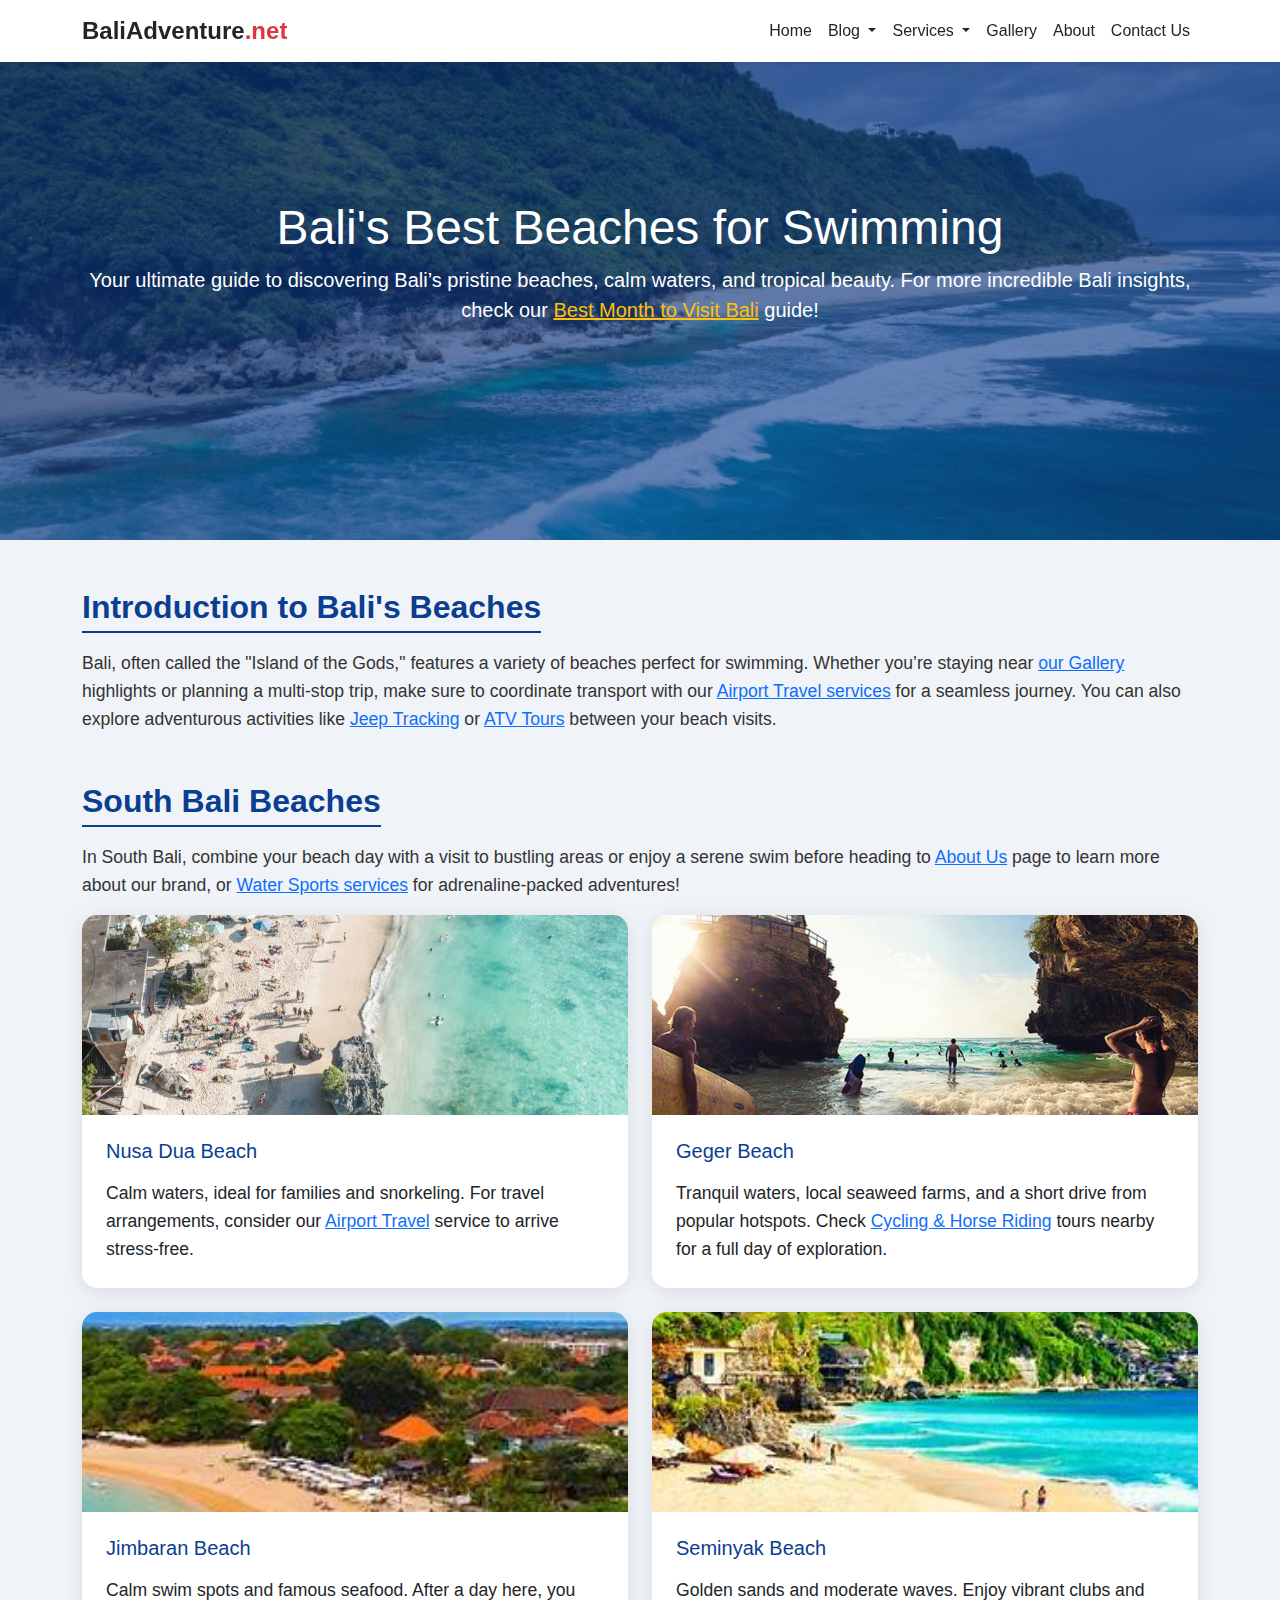
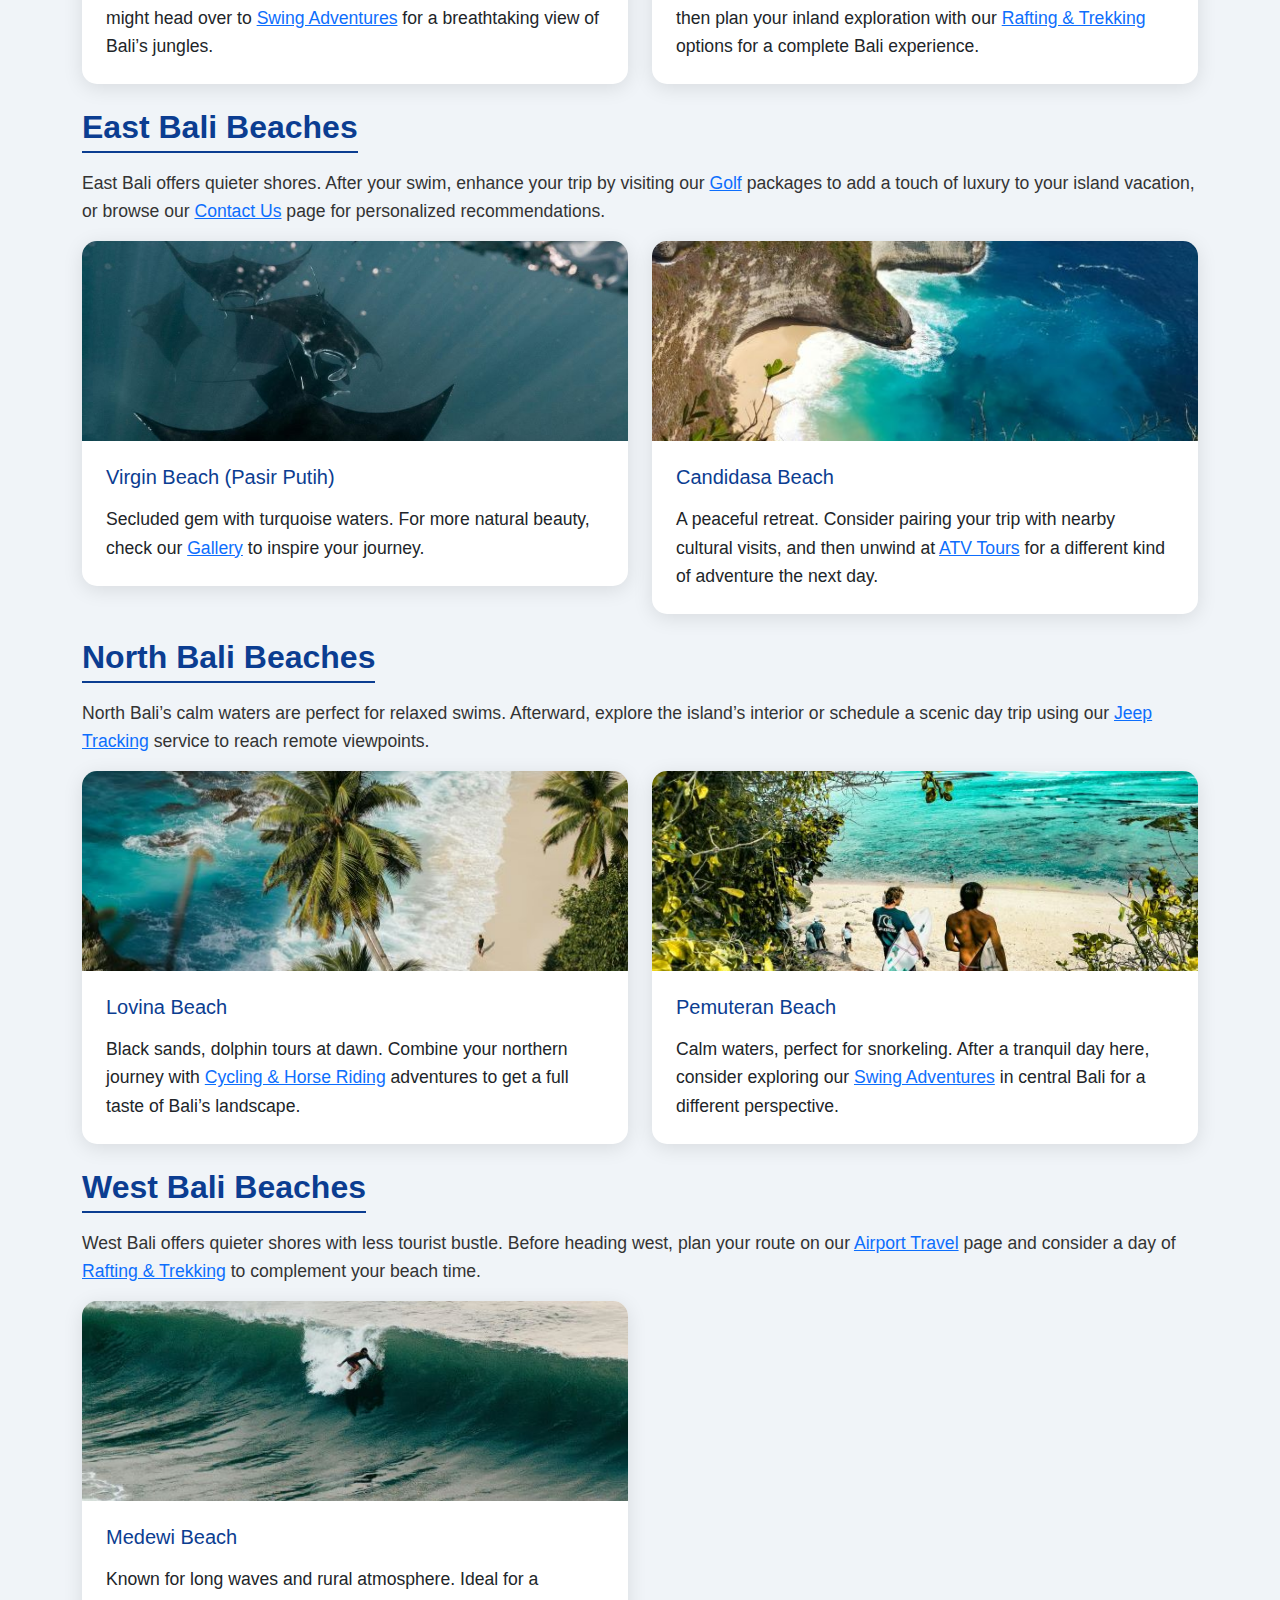
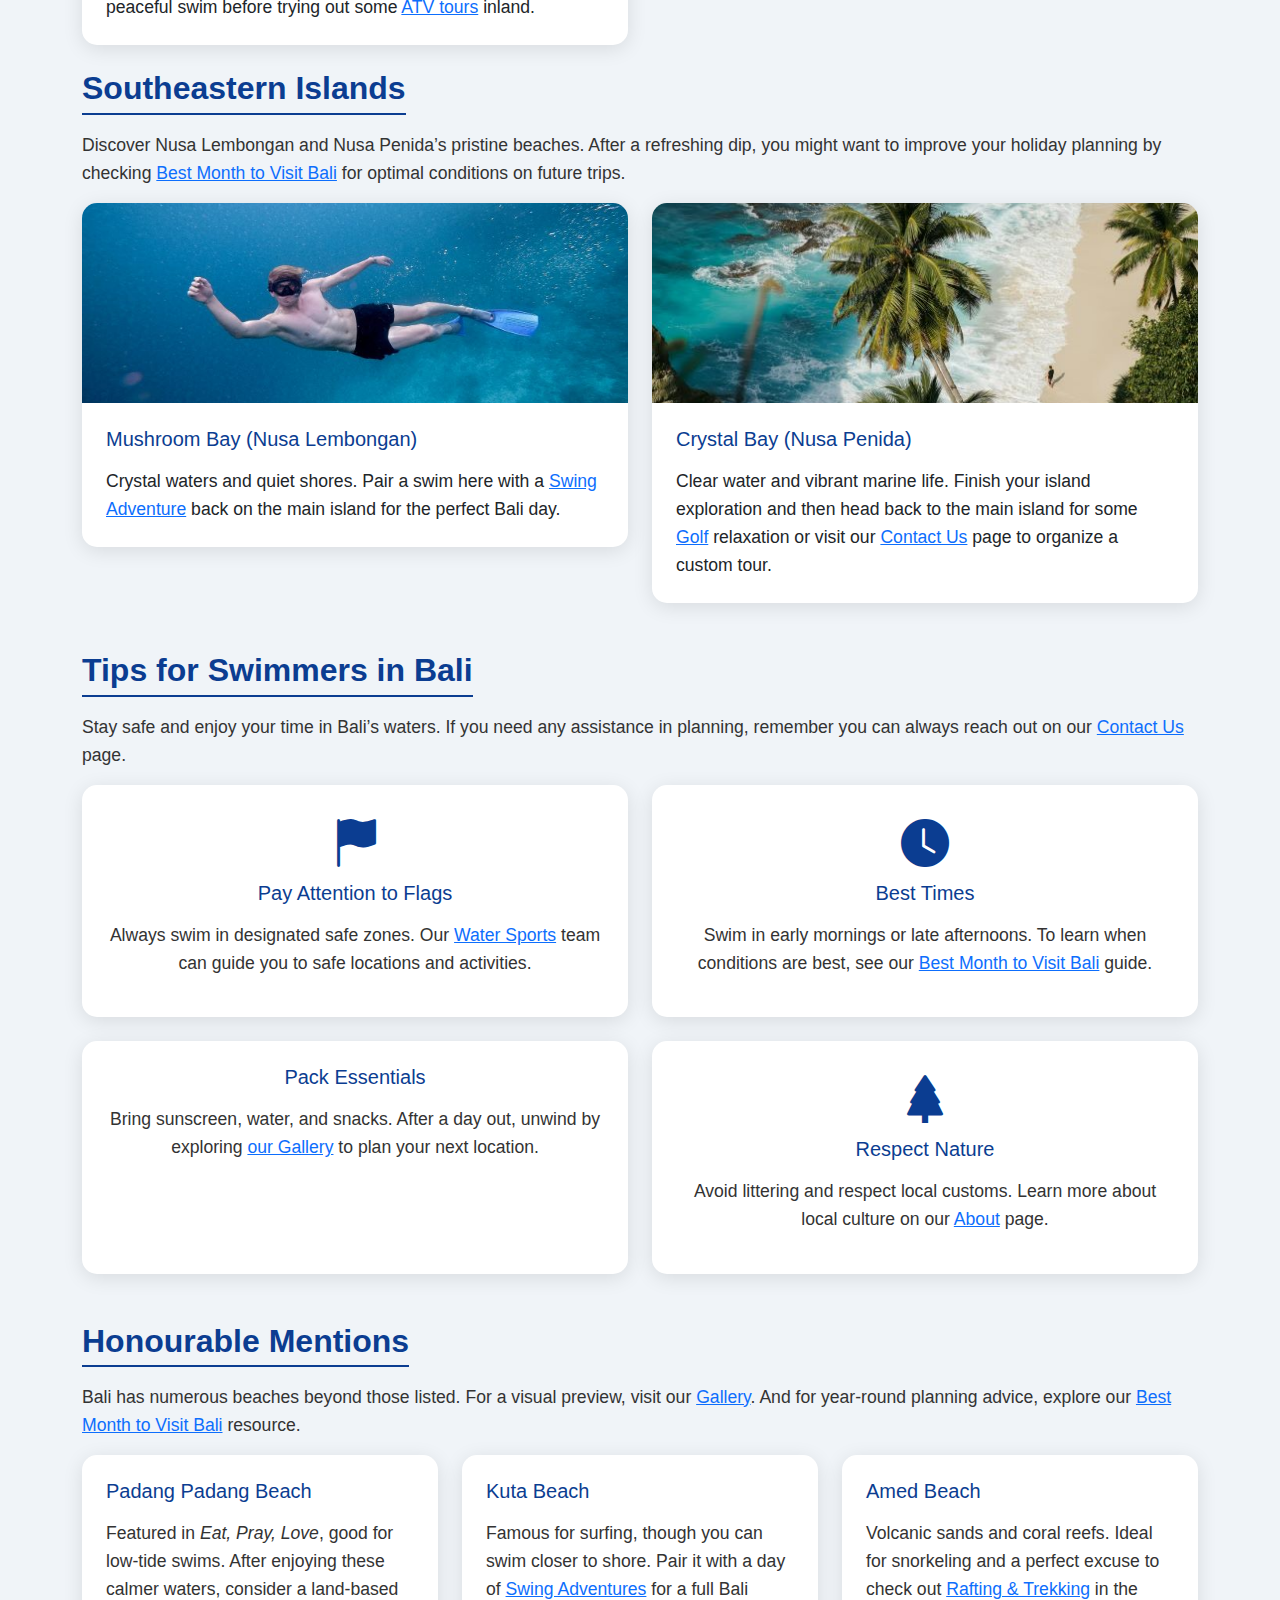
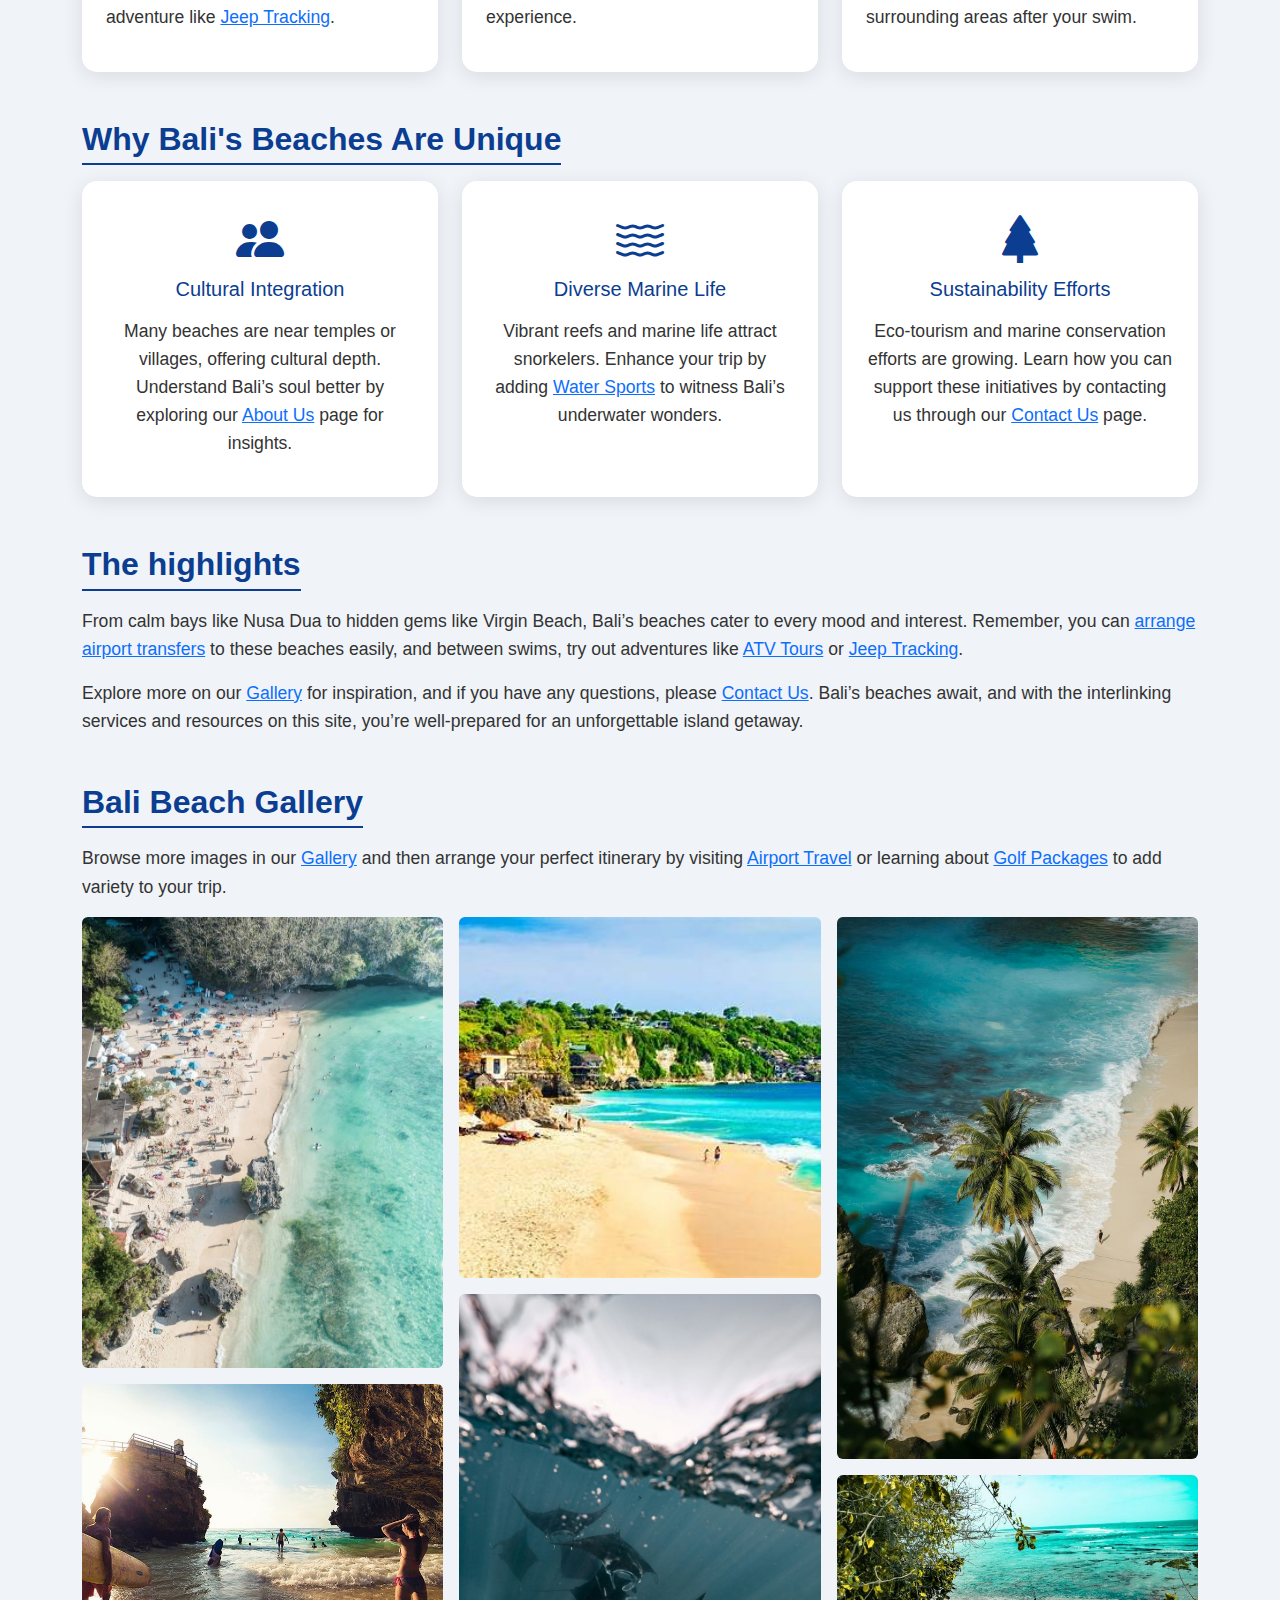
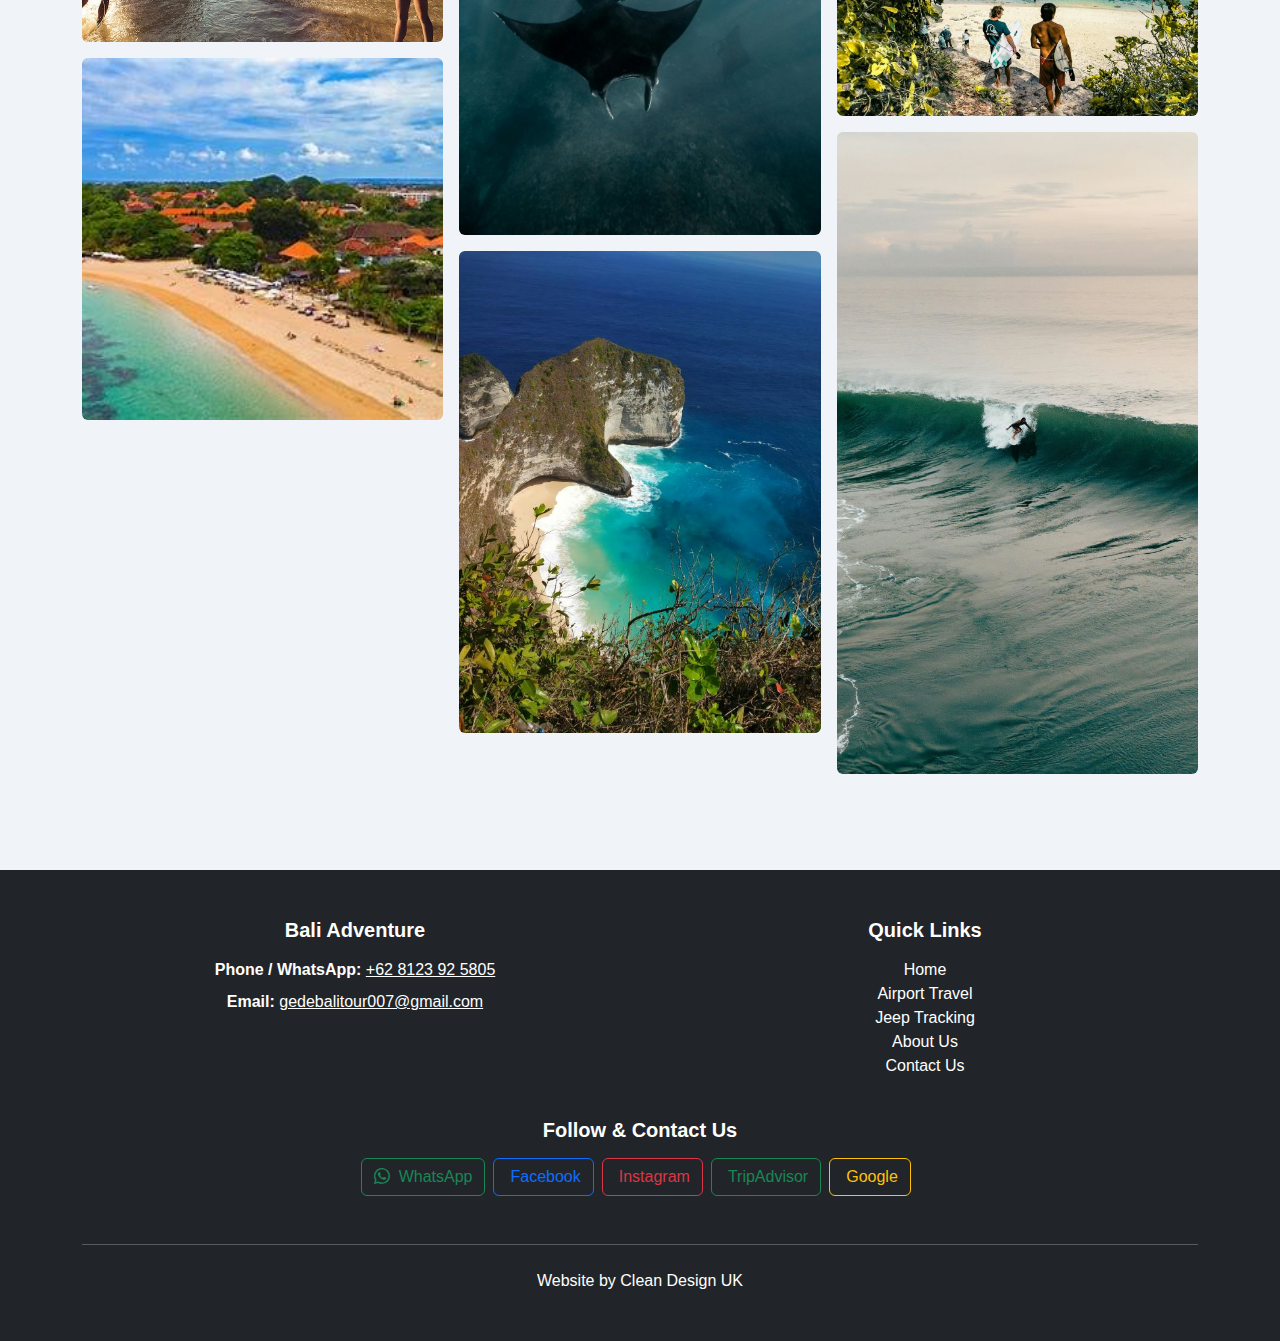
<file: bali-swim.html>
<!DOCTYPE html>
<html lang="en">
<head>
    <meta charset="UTF-8">
    <meta name="viewport" content="width=device-width, initial-scale=1.0">
    <meta name="description" content="Discover Bali's most serene beaches for swimming, from Nusa Dua to Crystal Bay, in this ultimate guide to tropical paradise.">
    <meta name="keywords" content="Bali swimming beaches, best beaches Bali, Nusa Dua, Virgin Beach, Jimbaran, travel guide">
    <title>Ultimate Guide to Bali's Best Beaches for Swimming</title>
    <!-- Bootstrap CSS -->
    <link href="https://cdn.jsdelivr.net/npm/bootstrap@5.3.0/dist/css/bootstrap.min.css" rel="stylesheet">
    <!-- Bootstrap Icons -->
    <link rel="stylesheet" href="https://cdn.jsdelivr.net/npm/bootstrap-icons@1.10.5/font/bootstrap-icons.css">
    <!-- Custom CSS -->
    <link rel="stylesheet" href="blog-swim.css">
<!-- Google tag (gtag.js) -->
<script async src="https://www.googletagmanager.com/gtag/js?id=AW-16513767694">
</script>
<script>
  window.dataLayer = window.dataLayer || [];
  function gtag(){dataLayer.push(arguments);}
  gtag('js', new Date());

  gtag('config', 'AW-16513767694');
</script>
<link rel="icon" href="https://res.cloudinary.com/dsedezvzs/image/upload/v1734423576/balitransport_logo_lfwbin.png" type="image/png">

</head>
<body>
     <!-- Skip to main content link for accessibility -->
    <a class="visually-hidden-focusable skip-link" href="#main-content" aria-label="Skip to main content">Skip to main content</a>

    <!-- Header / Navbar -->
    <header class="header">
        <nav class="navbar navbar-expand-lg navbar-light bg-white fixed-top shadow-sm" aria-label="Main navigation of baliadventure.net">
            <div class="container">
                <a class="navbar-brand fw-bold text-dark d-flex align-items-center" href="index.html"
                   title="Go to baliadventure.net homepage" aria-label="baliadventure.net homepage link">
                   <span class="fs-4 brand-title">BaliAdventure<span class="text-danger">.net</span></span>
                </a>
                <button class="navbar-toggler" type="button" data-bs-toggle="collapse"
                        data-bs-target="#navbarContent" aria-controls="navbarContent"
                        aria-expanded="false" aria-label="Toggle navigation menu">
                  <span class="navbar-toggler-icon"></span>
                </button>
                
                <div class="collapse navbar-collapse" id="navbarContent">
                    <ul class="navbar-nav ms-auto mb-2 mb-lg-0">
                        <li class="nav-item"><a class="nav-link text-dark active" href="index.html" title="Return to baliadventure.net homepage">Home</a></li>
                        <li class="nav-item dropdown">
                            <a class="nav-link dropdown-toggle text-dark" href="#" id="blogDropdown" role="button" data-bs-toggle="dropdown" aria-expanded="false" title="Blog">
                                Blog
                            </a>
                            <ul class="dropdown-menu" aria-labelledby="blogDropdown">
                                <li><a class="dropdown-item" href="bali-swim.html" title="Best beaches to swim Bali">Best Beaches to Swim Bali</a></li>
                                <li><a class="dropdown-item" href="best-month-bali.html" title="Best month to visit Bali">Best Month to Visit Bali</a></li>
                                <li><hr class="dropdown-divider"></li>
                            </ul>
                        </li>
                        <li class="nav-item dropdown">
                            <a class="nav-link dropdown-toggle text-dark" href="#" id="servicesDropdown" role="button" data-bs-toggle="dropdown" aria-expanded="false" title="Services">
                                Services
                            </a>
                            <ul class="dropdown-menu" aria-labelledby="servicesDropdown">
                                <li><a class="dropdown-item" href="services-airport.html" title="Airport Travel">Airport Travel</a></li>
                                <li><a class="dropdown-item" href="jeep.html" title="Jeep Tracking">Jeep Tracking</a></li>
                                <li><a class="dropdown-item" href="cycling-horse.html" title="Cycling & Horse Riding">Cycling & Horse Riding</a></li>
                                <li><a class="dropdown-item" href="swing.html" title="Swing Adventures">Swing Adventures</a></li>
                                <li><a class="dropdown-item" href="atv.html" title="ATV Tours">ATV Tours</a></li>
                                <li><a class="dropdown-item" href="baliwatersport.html" title="Water Sports">Water Sports</a></li>
                                <li><a class="dropdown-item" href="raft-trek.html" title="Rafting & Trekking">Rafting & Trekking</a></li>
<li><a class="dropdown-item" href="golf.html" title="Golf">Golf</a></li>
                                <li><hr class="dropdown-divider"></li>
                            </ul>
                        </li>
                        <li class="nav-item dropdown">
                       
                            <ul class="dropdown-menu" aria-labelledby="vehicleDropdown">
                                <li><a class="dropdown-item" href="vehicle-rentals.html" title="All Vehicle Rentals">All Vehicles</a></li>
                                <li><a class="dropdown-item" href="jeep.html" title="Jeep Rentals">Jeep Rentals</a></li>
                                <li><a class="dropdown-item" href="atv.html" title="ATV Rentals">ATV Rentals</a></li>
                                <li><a class="dropdown-item" href="swing.html" title="Swing Rentals">Swing Rentals</a></li>
                                <!-- Add more vehicle rental options as needed -->
                            </ul>
                        </li>
                        <li class="nav-item"><a class="nav-link text-dark" href="gallery.html" title="Gallery">Gallery</a></li>
                        <li class="nav-item"><a class="nav-link text-dark" href="about.html" title="About Us">About</a></li>
                        <li class="nav-item"><a class="nav-link text-dark" href="contact.html" title="Contact Us">Contact Us</a></li>
                    </ul>
                </div>
            </div>
        </nav>
    </header>

    <!-- Header Section -->
    <hero class="header-section text-center text-white d-flex align-items-center">
        <div class="container">
            <h1 class="display-4">Bali's Best Beaches for Swimming</h1>
            <p class="lead">Your ultimate guide to discovering Bali’s pristine beaches, calm waters, and tropical beauty. For more incredible Bali insights, check our <a href="best-month-bali.html" class="text-warning">Best Month to Visit Bali</a> guide!</p>
        </div>
    </hero>

    <!-- Main Content -->
    <main class="container py-5" role="main">
        <!-- Introduction Section -->
        <section class="introduction mb-5">
            <h2>Introduction to Bali's Beaches</h2>
            <p>Bali, often called the "Island of the Gods," features a variety of beaches perfect for swimming. Whether you’re staying near <a href="gallery.html" class="text-primary text-decoration-underline">our Gallery</a> highlights or planning a multi-stop trip, make sure to coordinate transport with our <a href="services-airport.html" class="text-primary text-decoration-underline">Airport Travel services</a> for a seamless journey. You can also explore adventurous activities like <a href="jeep.html" class="text-primary text-decoration-underline">Jeep Tracking</a> or <a href="atv.html" class="text-primary text-decoration-underline">ATV Tours</a> between your beach visits.</p>
        </section>

        <!-- Beaches by Region -->
        <section class="beaches mb-5">
            <div class="region mb-4">
                <h3>South Bali Beaches</h3>
                <p>In South Bali, combine your beach day with a visit to bustling areas or enjoy a serene swim before heading to <a href="about.html" class="text-primary text-decoration-underline">About Us</a> page to learn more about our brand, or <a href="baliwatersport.html" class="text-primary text-decoration-underline">Water Sports services</a> for adrenaline-packed adventures!</p>
                <div class="row g-4">
                    <!-- Nusa Dua Beach -->
                    <div class="col-md-6">
                        <div class="card beach-card">
                            <img src="images/beach1.jpg" class="card-img-top" alt="Nusa Dua Beach">
                            <div class="card-body">
                                <h5 class="card-title">Nusa Dua Beach</h5>
                                <p class="card-text">Calm waters, ideal for families and snorkeling. For travel arrangements, consider our <a href="services-airport.html" class="text-primary text-decoration-underline">Airport Travel</a> service to arrive stress-free.</p>
                            </div>
                        </div>
                    </div>
                    <!-- Geger Beach -->
                    <div class="col-md-6">
                        <div class="card beach-card">
                            <img src="images/beach2.jpg" class="card-img-top" alt="Geger Beach">
                            <div class="card-body">
                                <h5 class="card-title">Geger Beach</h5>
                                <p class="card-text">Tranquil waters, local seaweed farms, and a short drive from popular hotspots. Check <a href="cycling-horse.html" class="text-primary text-decoration-underline">Cycling & Horse Riding</a> tours nearby for a full day of exploration.</p>
                            </div>
                        </div>
                    </div>
                    <!-- Jimbaran Beach -->
                    <div class="col-md-6">
                        <div class="card beach-card">
                            <img src="images/beach3.jpeg" class="card-img-top" alt="Jimbaran Beach">
                            <div class="card-body">
                                <h5 class="card-title">Jimbaran Beach</h5>
                                <p class="card-text">Calm swim spots and famous seafood. After a day here, you might head over to <a href="swing.html" class="text-primary text-decoration-underline">Swing Adventures</a> for a breathtaking view of Bali’s jungles.</p>
                            </div>
                        </div>
                    </div>
                    <!-- Seminyak Beach -->
                    <div class="col-md-6">
                        <div class="card beach-card">
                            <img src="images/beach4.jpeg" class="card-img-top" alt="Seminyak Beach">
                            <div class="card-body">
                                <h5 class="card-title">Seminyak Beach</h5>
                                <p class="card-text">Golden sands and moderate waves. Enjoy vibrant clubs and then plan your inland exploration with our <a href="raft-trek.html" class="text-primary text-decoration-underline">Rafting & Trekking</a> options for a complete Bali experience.</p>
                            </div>
                        </div>
                    </div>
                </div>
            </div>

            <!-- East Bali Beaches -->
            <div class="region mb-4">
                <h3>East Bali Beaches</h3>
                <p>East Bali offers quieter shores. After your swim, enhance your trip by visiting our <a href="golf.html" class="text-primary text-decoration-underline">Golf</a> packages to add a touch of luxury to your island vacation, or browse our <a href="contact.html" class="text-primary text-decoration-underline">Contact Us</a> page for personalized recommendations.</p>
                <div class="row g-4">
                    <!-- Virgin Beach -->
                    <div class="col-md-6">
                        <div class="card beach-card">
                            <img src="images/pexels-eliannedipp-4751275.jpg" class="card-img-top" alt="Virgin Beach (Pasir Putih)">
                            <div class="card-body">
                                <h5 class="card-title">Virgin Beach (Pasir Putih)</h5>
                                <p class="card-text">Secluded gem with turquoise waters. For more natural beauty, check our <a href="gallery.html" class="text-primary text-decoration-underline">Gallery</a> to inspire your journey.</p>
                            </div>
                        </div>
                    </div>
                    <!-- Candidasa Beach -->
                    <div class="col-md-6">
                        <div class="card beach-card">
                            <img src="images/pexels-hedaetul-3127317.jpg" class="card-img-top" alt="Candidasa Beach">
                            <div class="card-body">
                                <h5 class="card-title">Candidasa Beach</h5>
                                <p class="card-text">A peaceful retreat. Consider pairing your trip with nearby cultural visits, and then unwind at <a href="atv.html" class="text-primary text-decoration-underline">ATV Tours</a> for a different kind of adventure the next day.</p>
                            </div>
                        </div>
                    </div>
                </div>
            </div>

            <!-- North Bali Beaches -->
            <div class="region mb-4">
                <h3>North Bali Beaches</h3>
                <p>North Bali’s calm waters are perfect for relaxed swims. Afterward, explore the island’s interior or schedule a scenic day trip using our <a href="jeep.html" class="text-primary text-decoration-underline">Jeep Tracking</a> service to reach remote viewpoints.</p>
                <div class="row g-4">
                    <!-- Lovina Beach -->
                    <div class="col-md-6">
                        <div class="card beach-card">
                            <img src="images/pexels-joe-fikar-799933673-19137460.jpg" class="card-img-top" alt="Lovina Beach">
                            <div class="card-body">
                                <h5 class="card-title">Lovina Beach</h5>
                                <p class="card-text">Black sands, dolphin tours at dawn. Combine your northern journey with <a href="cycling-horse.html" class="text-primary text-decoration-underline">Cycling & Horse Riding</a> adventures to get a full taste of Bali’s landscape.</p>
                            </div>
                        </div>
                    </div>
                    <!-- Pemuteran Beach -->
                    <div class="col-md-6">
                        <div class="card beach-card">
                            <img src="images/pexels-khairulleon-695779.jpg" class="card-img-top" alt="Pemuteran Beach">
                            <div class="card-body">
                                <h5 class="card-title">Pemuteran Beach</h5>
                                <p class="card-text">Calm waters, perfect for snorkeling. After a tranquil day here, consider exploring our <a href="swing.html" class="text-primary text-decoration-underline">Swing Adventures</a> in central Bali for a different perspective.</p>
                            </div>
                        </div>
                    </div>
                </div>
            </div>

            <!-- West Bali Beaches -->
            <div class="region mb-4">
                <h3>West Bali Beaches</h3>
                <p>West Bali offers quieter shores with less tourist bustle. Before heading west, plan your route on our <a href="services-airport.html" class="text-primary text-decoration-underline">Airport Travel</a> page and consider a day of <a href="raft-trek.html" class="text-primary text-decoration-underline">Rafting & Trekking</a> to complement your beach time.</p>
                <div class="row g-4">
                    <!-- Medewi Beach -->
                    <div class="col-md-6">
                        <div class="card beach-card">
                            <img src="images/pexels-lukasfst-21077134.jpg" class="card-img-top" alt="Medewi Beach">
                            <div class="card-body">
                                <h5 class="card-title">Medewi Beach</h5>
                                <p class="card-text">Known for long waves and rural atmosphere. Ideal for a peaceful swim before trying out some <a href="atv.html" class="text-primary text-decoration-underline">ATV tours</a> inland.</p>
                            </div>
                        </div>
                    </div>
                </div>
            </div>

            <!-- Southeastern Islands -->
            <div class="region mb-4">
                <h3>Southeastern Islands</h3>
                <p>Discover Nusa Lembongan and Nusa Penida’s pristine beaches. After a refreshing dip, you might want to improve your holiday planning by checking <a href="best-month-bali.html" class="text-primary text-decoration-underline">Best Month to Visit Bali</a> for optimal conditions on future trips.</p>
                <div class="row g-4">
                    <!-- Mushroom Bay -->
                    <div class="col-md-6">
                        <div class="card beach-card">
                            <img src="images/pexels-rennon-kiefer-1265855-2412715.jpg" class="card-img-top" alt="Mushroom Bay (Nusa Lembongan)">
                            <div class="card-body">
                                <h5 class="card-title">Mushroom Bay (Nusa Lembongan)</h5>
                                <p class="card-text">Crystal waters and quiet shores. Pair a swim here with a <a href="swing.html" class="text-primary text-decoration-underline">Swing Adventure</a> back on the main island for the perfect Bali day.</p>
                            </div>
                        </div>
                    </div>
                    <!-- Crystal Bay -->
                    <div class="col-md-6">
                        <div class="card beach-card">
                            <img src="images/pexels-joe-fikar-799933673-19137460.jpg" class="card-img-top" alt="Crystal Bay (Nusa Penida)">
                            <div class="card-body">
                                <h5 class="card-title">Crystal Bay (Nusa Penida)</h5>
                                <p class="card-text">Clear water and vibrant marine life. Finish your island exploration and then head back to the main island for some <a href="golf.html" class="text-primary text-decoration-underline">Golf</a> relaxation or visit our <a href="contact.html" class="text-primary text-decoration-underline">Contact Us</a> page to organize a custom tour.</p>
                            </div>
                        </div>
                    </div>
                </div>
            </div>
        </section>

        <!-- Tips for Swimmers -->
        <section class="tips mb-5">
            <h2>Tips for Swimmers in Bali</h2>
            <p>Stay safe and enjoy your time in Bali’s waters. If you need any assistance in planning, remember you can always reach out on our <a href="contact.html" class="text-primary text-decoration-underline">Contact Us</a> page.</p>
            <div class="row g-4">
                <!-- Tip 1 -->
                <div class="col-md-6">
                    <div class="tip-card">
                        <i class="bi bi-flag-fill tip-icon"></i>
                        <h5>Pay Attention to Flags</h5>
                        <p>Always swim in designated safe zones. Our <a href="baliwatersport.html" class="text-primary text-decoration-underline">Water Sports</a> team can guide you to safe locations and activities.</p>
                    </div>
                </div>
                <!-- Tip 2 -->
                <div class="col-md-6">
                    <div class="tip-card">
                        <i class="bi bi-clock-fill tip-icon"></i>
                        <h5>Best Times</h5>
                        <p>Swim in early mornings or late afternoons. To learn when conditions are best, see our <a href="best-month-bali.html" class="text-primary text-decoration-underline">Best Month to Visit Bali</a> guide.</p>
                    </div>
                </div>
                <!-- Tip 3 -->
                <div class="col-md-6">
                    <div class="tip-card">
                        <i class="bi bi-sunscreen tip-icon"></i>
                        <h5>Pack Essentials</h5>
                        <p>Bring sunscreen, water, and snacks. After a day out, unwind by exploring <a href="gallery.html" class="text-primary text-decoration-underline">our Gallery</a> to plan your next location.</p>
                    </div>
                </div>
                <!-- Tip 4 -->
                <div class="col-md-6">
                    <div class="tip-card">
                        <i class="bi bi-tree-fill tip-icon"></i>
                        <h5>Respect Nature</h5>
                        <p>Avoid littering and respect local customs. Learn more about local culture on our <a href="about.html" class="text-primary text-decoration-underline">About</a> page.</p>
                    </div>
                </div>
            </div>
        </section>

        <!-- Honourable Mentions -->
        <section class="honourable-mentions mb-5">
            <h2>Honourable Mentions</h2>
            <p>Bali has numerous beaches beyond those listed. For a visual preview, visit our <a href="gallery.html" class="text-primary text-decoration-underline">Gallery</a>. And for year-round planning advice, explore our <a href="best-month-bali.html" class="text-primary text-decoration-underline">Best Month to Visit Bali</a> resource.</p>
            <div class="row g-4">
                <!-- Padang Padang Beach -->
                <div class="col-md-4">
                    <div class="honourable-card">
                        <h5>Padang Padang Beach</h5>
                        <p>Featured in <em>Eat, Pray, Love</em>, good for low-tide swims. After enjoying these calmer waters, consider a land-based adventure like <a href="jeep.html" class="text-primary text-decoration-underline">Jeep Tracking</a>.</p>
                    </div>
                </div>
                <!-- Kuta Beach -->
                <div class="col-md-4">
                    <div class="honourable-card">
                        <h5>Kuta Beach</h5>
                        <p>Famous for surfing, though you can swim closer to shore. Pair it with a day of <a href="swing.html" class="text-primary text-decoration-underline">Swing Adventures</a> for a full Bali experience.</p>
                    </div>
                </div>
                <!-- Amed Beach -->
                <div class="col-md-4">
                    <div class="honourable-card">
                        <h5>Amed Beach</h5>
                        <p>Volcanic sands and coral reefs. Ideal for snorkeling and a perfect excuse to check out <a href="raft-trek.html" class="text-primary text-decoration-underline">Rafting & Trekking</a> in the surrounding areas after your swim.</p>
                    </div>
                </div>
            </div>
        </section>

        <!-- Why Bali's Beaches Are Unique -->
        <section class="unique-beaches mb-5">
            <h2>Why Bali's Beaches Are Unique</h2>
            <div class="row g-4">
                <!-- Cultural Integration -->
                <div class="col-md-4">
                    <div class="feature-card">
                        <i class="bi bi-people-fill feature-icon"></i>
                        <h5>Cultural Integration</h5>
                        <p>Many beaches are near temples or villages, offering cultural depth. Understand Bali’s soul better by exploring our <a href="about.html" class="text-primary text-decoration-underline">About Us</a> page for insights.</p>
                    </div>
                </div>
                <!-- Diverse Marine Life -->
                <div class="col-md-4">
                    <div class="feature-card">
                        <i class="bi bi-water feature-icon"></i>
                        <h5>Diverse Marine Life</h5>
                        <p>Vibrant reefs and marine life attract snorkelers. Enhance your trip by adding <a href="baliwatersport.html" class="text-primary text-decoration-underline">Water Sports</a> to witness Bali’s underwater wonders.</p>
                    </div>
                </div>
                <!-- Sustainability Efforts -->
                <div class="col-md-4">
                    <div class="feature-card">
                        <i class="bi bi-tree-fill feature-icon"></i>
                        <h5>Sustainability Efforts</h5>
                        <p>Eco-tourism and marine conservation efforts are growing. Learn how you can support these initiatives by contacting us through our <a href="contact.html" class="text-primary text-decoration-underline">Contact Us</a> page.</p>
                    </div>
                </div>
            </div>
        </section>

        <!-- Conclusion Section -->
        <section class="conclusion mb-5">
            <h2>The highlights</h2>
            <p>From calm bays like Nusa Dua to hidden gems like Virgin Beach, Bali’s beaches cater to every mood and interest. Remember, you can <a href="services-airport.html" class="text-primary text-decoration-underline">arrange airport transfers</a> to these beaches easily, and between swims, try out adventures like <a href="atv.html" class="text-primary text-decoration-underline">ATV Tours</a> or <a href="jeep.html" class="text-primary text-decoration-underline">Jeep Tracking</a>.</p>
            <p>Explore more on our <a href="gallery.html" class="text-primary text-decoration-underline">Gallery</a> for inspiration, and if you have any questions, please <a href="contact.html" class="text-primary text-decoration-underline">Contact Us</a>. Bali’s beaches await, and with the interlinking services and resources on this site, you’re well-prepared for an unforgettable island getaway.</p>
        </section>

        <!-- Gallery Section -->
        <section class="gallery mb-5">
            <h2>Bali Beach Gallery</h2>
            <p>Browse more images in our <a href="gallery.html" class="text-primary text-decoration-underline">Gallery</a> and then arrange your perfect itinerary by visiting <a href="services-airport.html" class="text-primary text-decoration-underline">Airport Travel</a> or learning about <a href="golf.html" class="text-primary text-decoration-underline">Golf Packages</a> to add variety to your trip.</p>
            <div class="masonry">
                <div class="masonry-item">
                    <img src="images/beach1.jpg" class="img-fluid rounded mb-3" alt="Sunrise over a serene beach in Bali" title="Serene Sunrise in Bali" loading="lazy">
                </div>
                <div class="masonry-item">
                    <img src="images/beach2.jpg" class="img-fluid rounded mb-3" alt="Golden sands and palm trees" title="Golden Sands in Bali" loading="lazy">
                </div>
                <div class="masonry-item">
                    <img src="images/beach3.jpeg" class="img-fluid rounded mb-3" alt="A hidden gem beach in Bali" title="Hidden Gem Beach" loading="lazy">
                </div>
                <div class="masonry-item">
                    <img src="images/beach4.jpeg" class="img-fluid rounded mb-3" alt="Crystal-clear waters and palm trees" title="Crystal Waters and Palms" loading="lazy">
                </div>
                <div class="masonry-item">
                    <img src="images/pexels-eliannedipp-4751275.jpg" class="img-fluid rounded mb-3" alt="Surfer catching a wave at sunset" title="Surfing at Sunset" loading="lazy">
                </div>
                <div class="masonry-item">
                    <img src="images/pexels-hedaetul-3127317.jpg" class="img-fluid rounded mb-3" alt="Diver exploring coral reefs in Bali" title="Diving and Snorkeling in Bali" loading="lazy">
                </div>
                <div class="masonry-item">
                    <img src="images/pexels-joe-fikar-799933673-19137460.jpg" class="img-fluid rounded mb-3" alt="Relaxing beachside in Bali" title="Relaxing Beachside in Bali" loading="lazy">
                </div>
                <div class="masonry-item">
                    <img src="images/pexels-khairulleon-695779.jpg" class="img-fluid rounded mb-3" alt="Beach activities in Bali" title="Beach Activities in Bali" loading="lazy">
                </div>
                <div class="masonry-item">
                    <img src="images/pexels-lukasfst-21077134.jpg" class="img-fluid rounded mb-3" alt="Sunset view on Bali beach" title="Sunset View on Bali Beach" loading="lazy">
                </div>
            </div>
        </section>
    </main>

   <footer class="bg-dark text-white py-5" aria-label="Site Footer">
        <div class="container">
            <div class="row">
                <!-- Company Info -->
                <div class="col-md-6 mb-4 text-center">
                    <h5 class="fw-semibold mb-3">Bali Adventure</h5>
                  
                    <p class="mb-2"><strong>Phone / WhatsApp:</strong> 
                        <a href="tel:+628123925805" class="text-white text-decoration-underline" title="Call or WhatsApp Bali Adventure">+62 8123 92 5805</a>
                    </p>
                    <p class="mb-2"><strong>Email:</strong> 
                        <a href="mailto:gedebalitour007@gmail.com" class="text-white text-decoration-underline" title="Email Bali Adventure">gedebalitour007@gmail.com</a>
                    </p>
                </div>
                <!-- Quick Links -->
                <div class="col-md-6 mb-4 ">
                    <h5 class="fw-semibold mb-3 text-center">Quick Links</h5>
                    <ul class="list-unstyled text-center">
                        <li><a href="index.html" class="text-white text-decoration-none" title="Home">Home</a></li>
                        <li><a href="services-airport.html" class="text-white text-decoration-none" title="Airport Travel">Airport Travel</a></li>
                        <li><a href="jeep.html" class="text-white text-decoration-none" title="Jeep Tracking">Jeep Tracking</a></li>
                        <li><a href="about.html" class="text-white text-decoration-none" title="About Us">About Us</a></li>
                        <li><a href="contact.html" class="text-white text-decoration-none" title="Contact Us">Contact Us</a></li>
                    </ul>
                </div>
                <!-- Social Media & WhatsApp Link -->
                <div class="col-md-12 mb-4">
                    <h5 class="fw-semibold text-center mb-3">Follow & Contact Us</h5>
                    <div class="d-flex justify-content-center flex-wrap">
                        <a href="https://api.whatsapp.com/send?phone=628123925805&text=Hello+BaliAdventure.net%2C+I'm+interested+in+your+services" 
                           class="btn btn-outline-success me-2 mb-2" 
                           target="_blank" 
                           title="Chat with us on WhatsApp"
                           aria-label="Chat with us on WhatsApp">
                            <i class="bi bi-whatsapp me-1"></i> WhatsApp
                        </a>
                        <a href="https://www.facebook.com/TRANSBALINOW" 
                           class="btn btn-outline-primary me-2 mb-2" 
                           target="_blank" 
                           title="Follow Bali Adventure on Facebook" 
                           aria-label="Follow us on Facebook">
                            <i class="fab fa-facebook-f me-1"></i> Facebook
                        </a>
                        <a href="https://www.instagram.com/transbali_activity/" 
                           class="btn btn-outline-danger me-2 mb-2" 
                           target="_blank" 
                           title="Follow Bali Adventure on Instagram" 
                           aria-label="Follow us on Instagram">
                            <i class="fab fa-instagram me-1"></i> Instagram
                        </a>
                        <a href="https://www.tripadvisor.co.id/Attraction_Review-g297696-d13271730-Reviews-Gede_Bali_Tour-Jimbaran_South_Kuta_Bali.html" 
                           class="btn btn-outline-success me-2 mb-2"
                           target="_blank" 
                           title="Read our reviews on TripAdvisor" 
                           aria-label="Read our reviews on TripAdvisor">
                            <i class="fab fa-tripadvisor me-1"></i> TripAdvisor
                        </a>
                        <a href="https://maps.app.goo.gl/KCKmfakCv1j1XM646" 
                           class="btn btn-outline-warning me-2 mb-2"
                           target="_blank" 
                           title="View our Google Business Profile" 
                           aria-label="View our Google Business Profile">
                            <i class="fab fa-google me-1"></i> Google
                        </a>
                    </div>
                </div>
            </div>
            <hr class="bg-secondary">
            <a href="https://cleandesignuk.com" class="text-white text-decoration-none" title="Website design by Clean Design UK" aria-label="Visit Clean Design UK website">
                <p class="text-center mt-4 mb-0">Website by Clean Design UK</p> 
            </a>
        </div>
    </footer>

    <!-- Bootstrap JS -->
    <script src="https://cdn.jsdelivr.net/npm/bootstrap@5.3.0/dist/js/bootstrap.bundle.min.js"></script>
</body>
</html>
</file>
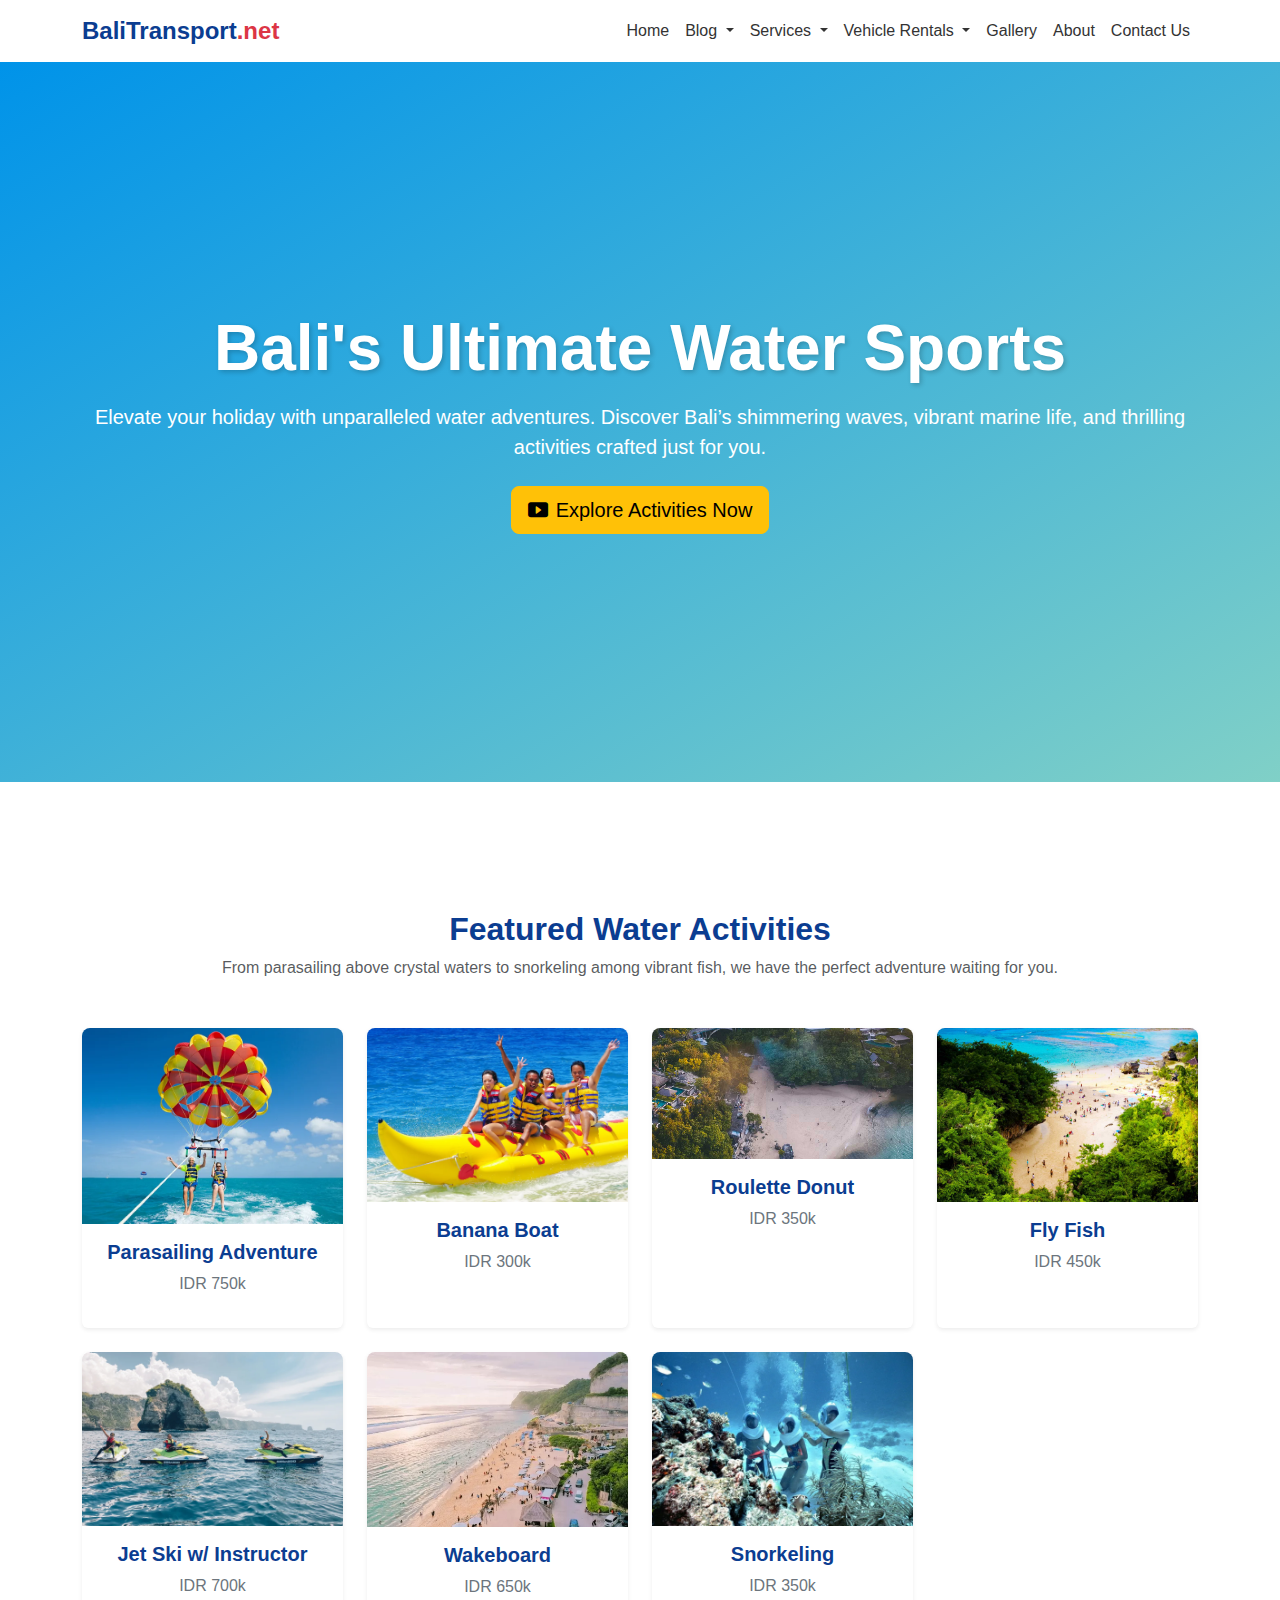
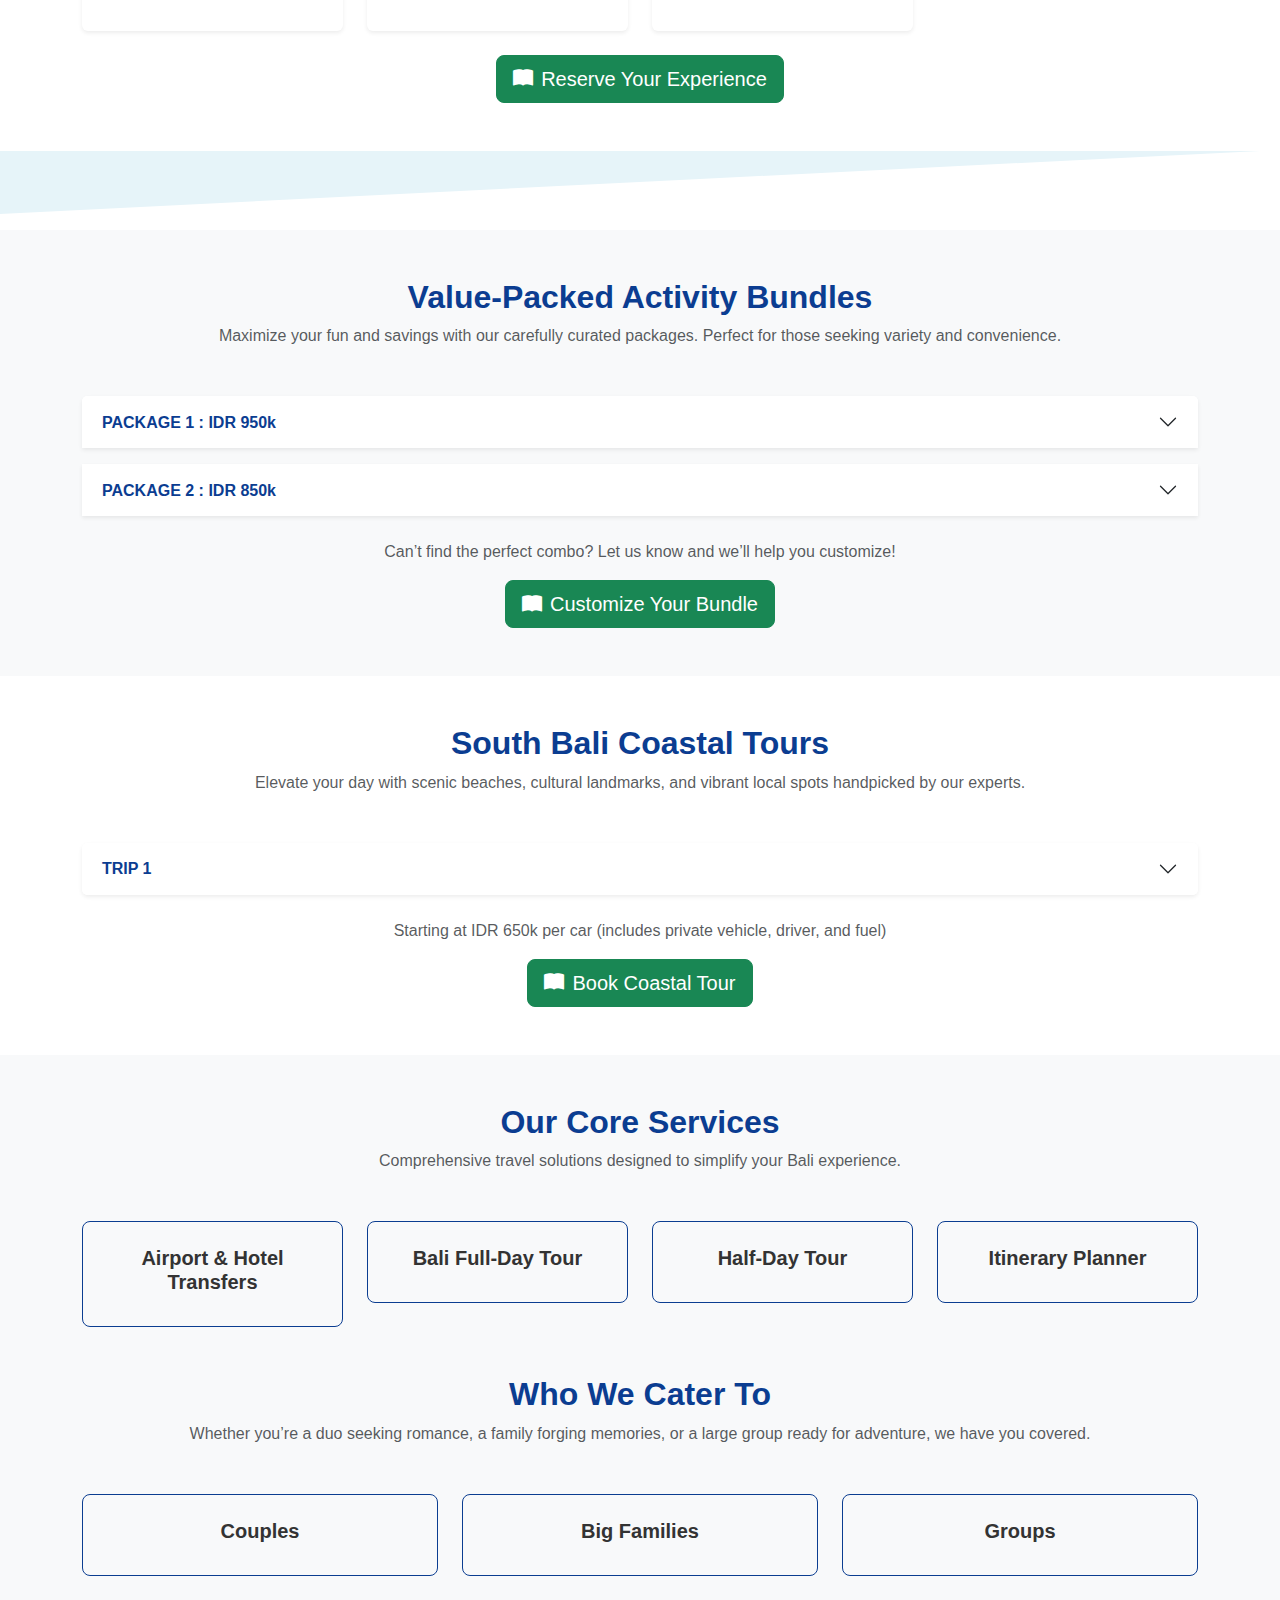
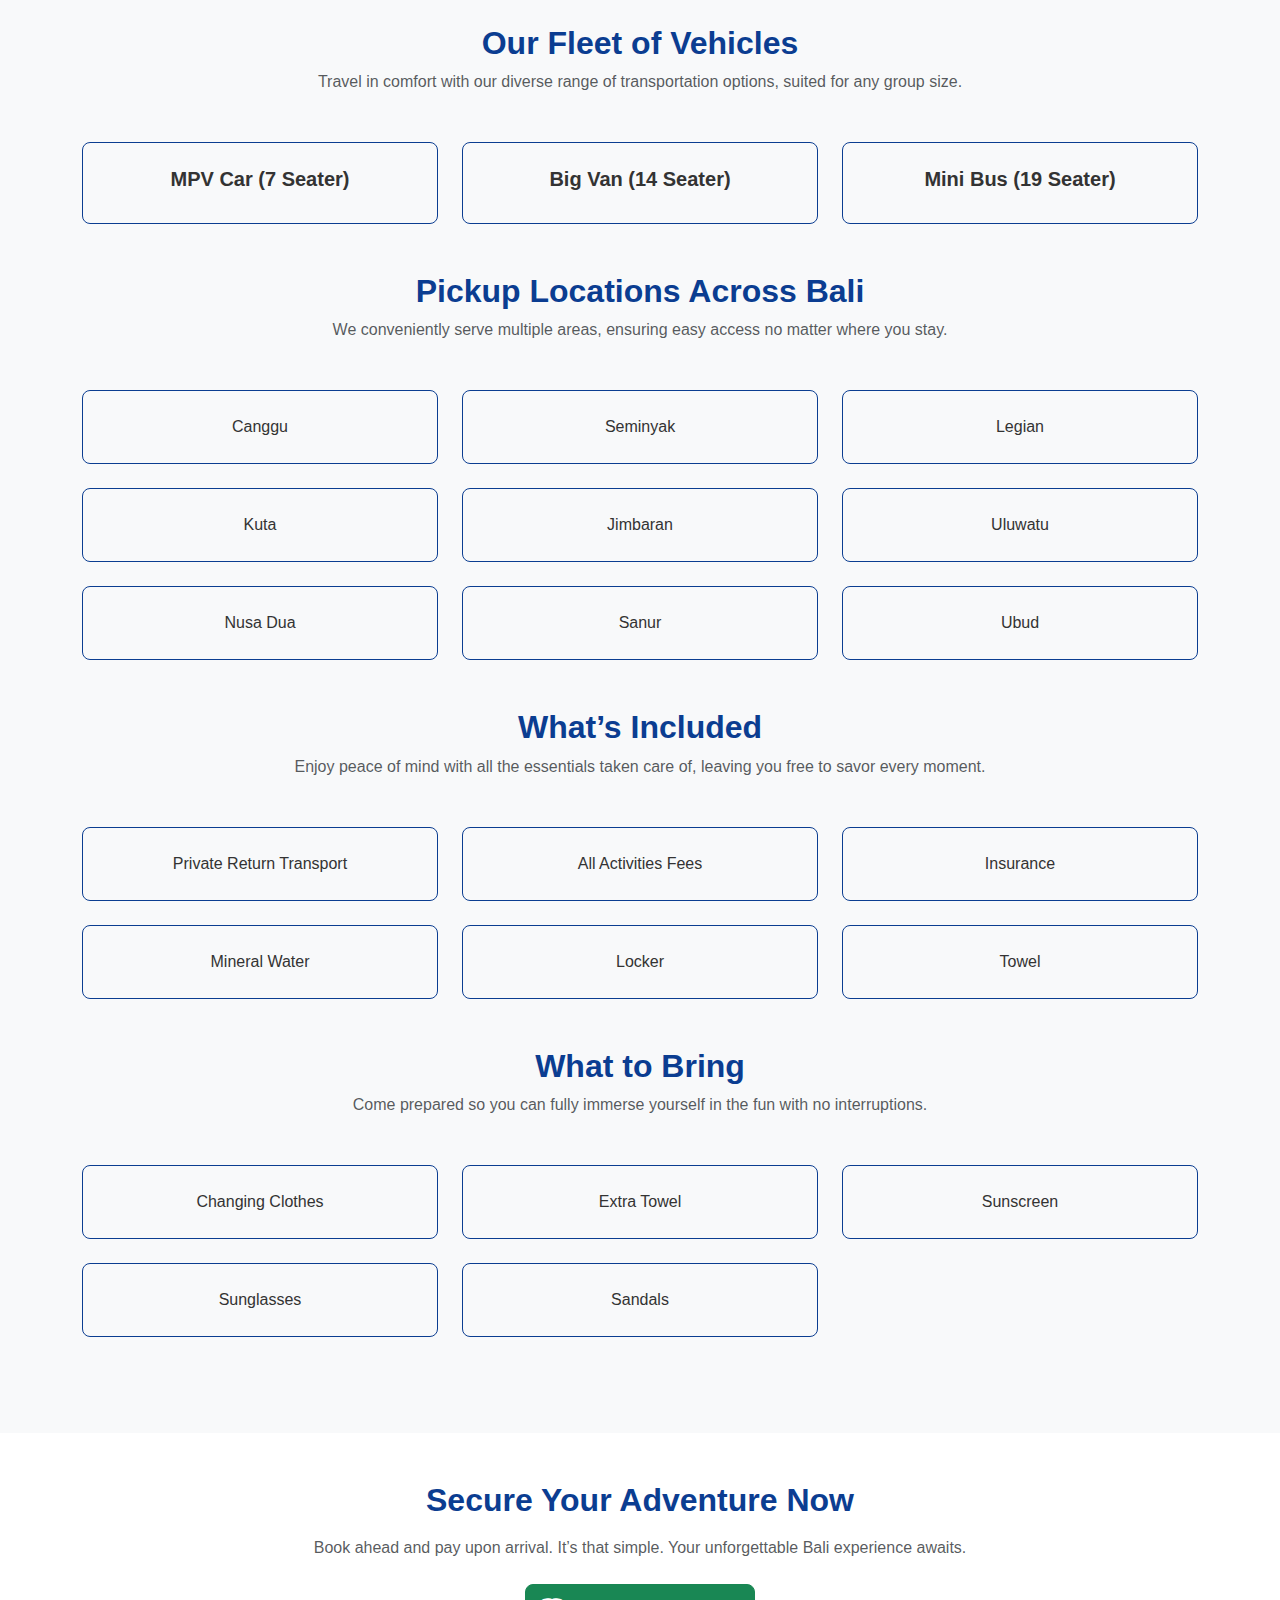
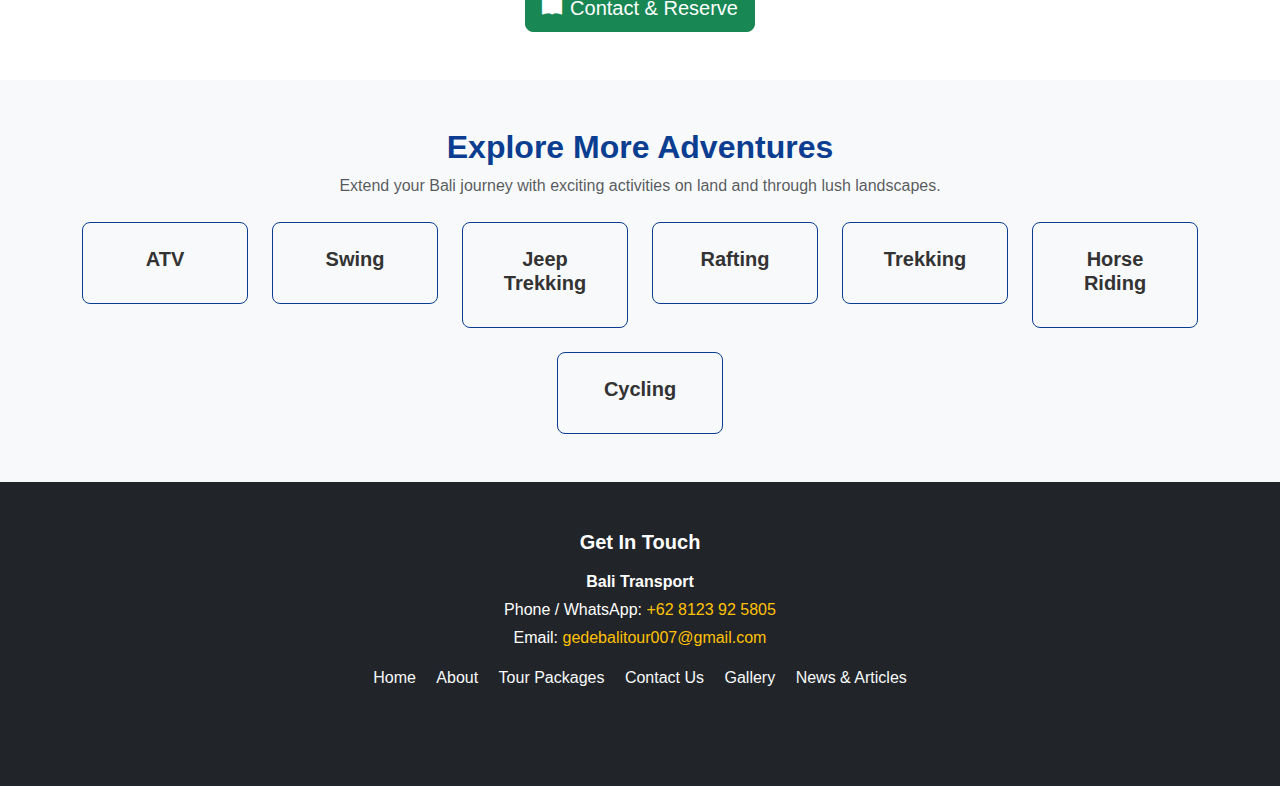
<file: bali-water-sport.html>
<!DOCTYPE html>
<html lang="en">
<head>
    <meta charset="UTF-8"/>
    <meta name="viewport" content="width=device-width, initial-scale=1.0"/>
    <meta name="description" content="Experience the best water sport activities in Bali with BaliTransport.net. From parasailing to jet skiing, book your unforgettable adventure now!"/>
    <meta name="keywords" content="Bali Water Sports, Bali Adventure Activities, Parasailing Bali, Jet Ski Bali, Bali Tour Packages, Bali Transport"/>
    <title>Bali Transport & Tour Service | Best Water Sports & Adventure Packages</title>
    <!-- Bootstrap CSS -->
    <link href="https://cdn.jsdelivr.net/npm/bootstrap@5.3.0/dist/css/bootstrap.min.css" rel="stylesheet"/>
    <!-- Bootstrap Icons -->
    <link rel="stylesheet" href="https://cdn.jsdelivr.net/npm/bootstrap-icons@1.10.5/font/bootstrap-icons.css"/>
    <!-- Custom CSS -->
    <link rel="stylesheet" href="bali-water-sport.css"/>
</head>
<body>
     <!-- Skip to main content link for accessibility -->
    <a class="visually-hidden-focusable skip-link" href="#main-content" aria-label="Skip to main content">Skip to main content</a>

    <!-- Modern Bootstrap Navbar -->
    <header class="header bg-white shadow-sm">
        <nav class="navbar navbar-expand-lg navbar-light bg-white" aria-label="Main navigation">
            <div class="container">
                <!-- Brand -->
                <a class="navbar-brand fw-bold text-primary d-flex align-items-center" href="index.html"
                   title="Go to BaliTransport.net homepage" aria-label="BaliTransport.net homepage">
                    <span class="fs-4 brand-title">BaliTransport<span class="text-danger">.net</span></span>
                </a>
                <!-- Toggler/collapsibe Button -->
                <button class="navbar-toggler" type="button" data-bs-toggle="collapse" data-bs-target="#navbarContent"
                        aria-controls="navbarContent" aria-expanded="false" aria-label="Toggle navigation">
                    <span class="navbar-toggler-icon"></span>
                </button>
                <!-- Navbar Links -->
                <div class="collapse navbar-collapse" id="navbarContent">
                    <ul class="navbar-nav ms-auto mb-2 mb-lg-0">
                        <!-- Home -->
                        <li class="nav-item">
                            <a class="nav-link text-secondary" href="index.html" title="Home">Home</a>
                        </li>
                        <!-- Blog Dropdown -->
                        <li class="nav-item dropdown">
                            <a class="nav-link dropdown-toggle text-secondary" href="#" id="blogDropdown" role="button" data-bs-toggle="dropdown" aria-expanded="false" title="Blog">
                                Blog
                            </a>
                            <ul class="dropdown-menu" aria-labelledby="blogDropdown">
                                <li><a class="dropdown-item" href="bali-swim.html" title="Best beaches to swim Bali">Best Beaches to Swim Bali</a></li>
                                <li><a class="dropdown-item" href="best-month-bali.html" title="Best month to visit Bali">Best Month to Visit Bali</a></li>
                                <li><hr class="dropdown-divider"></li>
                                
                            </ul>
                        </li>
                        <!-- Services Dropdown -->
                        <li class="nav-item dropdown">
                            <a class="nav-link dropdown-toggle text-secondary" href="#" id="servicesDropdown" role="button" data-bs-toggle="dropdown" aria-expanded="false" title="Services">
                                Services
                            </a>
                            <ul class="dropdown-menu" aria-labelledby="servicesDropdown">
                                <li><a class="dropdown-item" href="services-airport.html" title="Airport Travel">Airport Travel</a></li>
                                <li><a class="dropdown-item" href="Jeep.html" title="Jeep Tracking">Jeep Tracking</a></li>
                                <li><a class="dropdown-item" href="cycling-horse.html" title="Cycling & Horse Riding">Cycling & Horse Riding</a></li>
                                <li><a class="dropdown-item" href="Swing.html" title="Swing Adventures">Swing Adventures</a></li>
                                <li><a class="dropdown-item" href="Atv.html" title="ATV Tours">ATV Tours</a></li>
                                <li><a class="dropdown-item" href="Baliwatersport.html" title="Water Sports">Water Sports</a></li>
                                <li><a class="dropdown-item" href="Raft-trek.html" title="Rafting & Trekking">Rafting & Trekking</a></li>
                                <li><hr class="dropdown-divider"></li>
                                
                            </ul>
                        </li>
                        <!-- Vehicle Rentals -->
                        <li class="nav-item dropdown">
                            <a class="nav-link dropdown-toggle text-secondary" href="#" id="vehicleDropdown" role="button" data-bs-toggle="dropdown" aria-expanded="false" title="Vehicle Rentals">
                                Vehicle Rentals
                            </a>
                            <ul class="dropdown-menu" aria-labelledby="vehicleDropdown">
                                <li><a class="dropdown-item" href="vehicle-rentals.html" title="All Vehicle Rentals">All Vehicles</a></li>
                                <li><a class="dropdown-item" href="jeep.html" title="Jeep Rentals">Jeep Rentals</a></li>
                                <li><a class="dropdown-item" href="atv.html" title="ATV Rentals">ATV Rentals</a></li>
                                <li><a class="dropdown-item" href="swing.html" title="Swing Rentals">Swing Rentals</a></li>
                                <!-- Add more vehicle rental options as needed -->
                            </ul>
                        </li>
                        <!-- Gallery -->
                        <li class="nav-item">
                            <a class="nav-link text-secondary" href="gallery.html" title="Gallery">Gallery</a>
                        </li>
                        <!-- About -->
                        <li class="nav-item">
                            <a class="nav-link text-secondary" href="about.html" title="About Us">About</a>
                        </li>
                        <!-- Contact -->
                        <li class="nav-item">
                            <a class="nav-link text-secondary" href="contact.html" title="Contact Us">Contact Us</a>
                        </li>
                    </ul>
                </div>
            </div>
        </nav>
    </header>

    <!-- Hero Section with a Wave Divider -->
    <hero class="hero-section d-flex align-items-center text-white" aria-label="Hero Banner">
        <div class="container text-center">
            <h1 class="display-3 fw-bold mb-3">Bali's Ultimate Water Sports</h1>
            <p class="lead mb-4">Elevate your holiday with unparalleled water adventures. Discover Bali’s shimmering waves, vibrant marine life, and thrilling activities crafted just for you.</p>
            <a href="#activities" class="btn btn-warning btn-lg" 
               title="Jump to the Activities section"
               aria-label="Jump to Activities section">
               <i class="bi bi-play-btn-fill me-2" aria-hidden="true"></i>Explore Activities Now
            </a>
        </div>
    </hero>
    <div class="shape-divider-bottom">
        <svg viewBox="0 0 1440 80" preserveAspectRatio="none">
            <path fill="#ffffff" d="M0,32L40,37.3C80,43,160,53,240,74.7C320,96,400,128,480,128C560,128,640,96,720,80C800,64,880,64,960,85.3C1040,107,1120,149,1200,149.3C1280,149,1360,107,1400,85.3L1440,64L1440,0L1400,0C1360,0,1280,0,1200,0C1120,0,1040,0,960,0C880,0,800,0,720,0C640,0,560,0,480,0C400,0,320,0,240,0C160,0,80,0,40,0L0,0Z"/>
        </svg>
    </div>

    <!-- Activities Section -->
    <section id="activities" class="py-5" aria-labelledby="activities-heading">
        <div class="container">
            <div class="text-center mb-5">
                <h2 id="activities-heading" class="text-primary fw-bold">Featured Water Activities</h2>
                <p class="text-muted">From parasailing above crystal waters to snorkeling among vibrant fish, we have the perfect adventure waiting for you.</p>
            </div>
            <div class="row g-4">
                <!-- Activity: Parasailing Adventure -->
                <div class="col-md-3 col-sm-6">
                    <div class="card activity-card border-0 shadow-sm h-100">
                        <a href="activities/parasailing.html" 
                           title="Learn more about our Parasailing Adventure" 
                           aria-label="Learn more about the Parasailing Adventure activity">
                            <img src="images/para.webp" class="card-img-top" 
                                 alt="Traveler soaring high above Bali's coastline during Parasailing" 
                                 title="Parasailing Adventure - Glide through the sky and enjoy panoramic views"
                                 loading="lazy"/>
                        </a>
                        <div class="card-body text-center">
                            <h5 class="card-title text-primary fw-bold">Parasailing Adventure</h5>
                            <p class="card-text text-secondary">IDR 750k</p>
                            <a href="activities/parasailing.html" 
                               class="stretched-link"
                               title="View detailed Parasailing Adventure information and booking options"
                               aria-label="View details and book Parasailing Adventure">
                               <span class="visually-hidden">View more about Parasailing Adventure</span>
                            </a>
                        </div>
                    </div>
                </div>
                <!-- Activity: Banana Boat -->
                <div class="col-md-3 col-sm-6">
                    <div class="card activity-card border-0 shadow-sm h-100">
                        <a href="activities/banana-boat.html" 
                           title="Discover our Banana Boat activity" 
                           aria-label="Discover Banana Boat activity details">
                            <img src="images/banana.webp" class="card-img-top"
                                 alt="A group laughing on a Banana Boat ride across Bali’s vibrant waters" 
                                 title="Banana Boat Ride - Fun family-friendly ride across gentle waves"
                                 loading="lazy"/>
                        </a>
                        <div class="card-body text-center">
                            <h5 class="card-title text-primary fw-bold">Banana Boat</h5>
                            <p class="card-text text-secondary">IDR 300k</p>
                            <a href="activities/banana-boat.html" 
                               class="stretched-link"
                               title="View more details and booking options for Banana Boat rides"
                               aria-label="View Banana Boat activity details">
                               <span class="visually-hidden">View more about Banana Boat</span>
                            </a>
                        </div>
                    </div>
                </div>
                <!-- Activity: Roulette Donut -->
                <div class="col-md-3 col-sm-6">
                    <div class="card activity-card border-0 shadow-sm h-100">
                        <a href="activities/roulette-donut.html"
                           title="Find out about the Roulette Donut experience"
                           aria-label="Roulette Donut activity details link">
                            <img src="images/tour1.jpg" class="card-img-top"
                                 alt="The Roulette Donut inflatable spinning and bouncing over the waves" 
                                 title="Roulette Donut - Spin, bounce, and laugh as you cruise the water"
                                 loading="lazy"/>
                        </a>
                        <div class="card-body text-center">
                            <h5 class="card-title text-primary fw-bold">Roulette Donut</h5>
                            <p class="card-text text-secondary">IDR 350k</p>
                            <a href="activities/roulette-donut.html"
                               class="stretched-link"
                               title="Learn more about the Roulette Donut ride and reserve your spot"
                               aria-label="Details and booking for Roulette Donut">
                               <span class="visually-hidden">View more about Roulette Donut</span>
                            </a>
                        </div>
                    </div>
                </div>
                <!-- Activity: Fly Fish -->
                <div class="col-md-3 col-sm-6">
                    <div class="card activity-card border-0 shadow-sm h-100">
                        <a href="activities/fly-fish.html"
                           title="Learn about Fly Fish activity details"
                           aria-label="Fly Fish activity details link">
                            <img src="images/tour2.jpg" class="card-img-top"
                                 alt="Fly Fish inflatable soaring momentarily above the ocean surface" 
                                 title="Fly Fish - Experience the thrill of flying just above the waves"
                                 loading="lazy"/>
                        </a>
                        <div class="card-body text-center">
                            <h5 class="card-title text-primary fw-bold">Fly Fish</h5>
                            <p class="card-text text-secondary">IDR 450k</p>
                            <a href="activities/fly-fish.html"
                               class="stretched-link"
                               title="View Fly Fish details and booking availability"
                               aria-label="View Fly Fish details">
                               <span class="visually-hidden">View more about Fly Fish</span>
                            </a>
                        </div>
                    </div>
                </div>
                <!-- Activity: Jet Ski w/ Instructor -->
                <div class="col-md-3 col-sm-6">
                    <div class="card activity-card border-0 shadow-sm h-100">
                        <a href="activities/jet-ski.html"
                           title="Explore Jet Skiing with an Instructor details"
                           aria-label="Jet Ski with Instructor details link">
                            <img src="images/jetski.webp" class="card-img-top"
                                 alt="A professional instructor guiding a jet ski rider across clear waters"
                                 title="Jet Ski w/ Instructor - Perfect for beginners seeking safe thrills"
                                 loading="lazy"/>
                        </a>
                        <div class="card-body text-center">
                            <h5 class="card-title text-primary fw-bold">Jet Ski w/ Instructor</h5>
                            <p class="card-text text-secondary">IDR 700k</p>
                            <a href="activities/jet-ski.html"
                               class="stretched-link"
                               title="Learn about Jet Ski sessions with an instructor and book now"
                               aria-label="Jet Ski details and booking">
                               <span class="visually-hidden">View more about Jet Ski w/ Instructor</span>
                            </a>
                        </div>
                    </div>
                </div>
                <!-- Activity: Wakeboard -->
                <div class="col-md-3 col-sm-6">
                    <div class="card activity-card border-0 shadow-sm h-100">
                        <a href="activities/wakeboard.html"
                           title="Check out the Wakeboard experience"
                           aria-label="Wakeboard details link">
                            <img src="images/tour3.webp" class="card-img-top"
                                 alt="A wakeboarder skillfully gliding on the water surface"
                                 title="Wakeboard - Challenge yourself and test your balance on the waves"
                                 loading="lazy"/>
                        </a>
                        <div class="card-body text-center">
                            <h5 class="card-title text-primary fw-bold">Wakeboard</h5>
                            <p class="card-text text-secondary">IDR 650k</p>
                            <a href="activities/wakeboard.html"
                               class="stretched-link"
                               title="View Wakeboard details, skill requirements, and booking"
                               aria-label="Wakeboard activity booking details">
                               <span class="visually-hidden">View more about Wakeboard</span>
                            </a>
                        </div>
                    </div>
                </div>
                <!-- Activity: Snorkeling -->
                <div class="col-md-3 col-sm-6">
                    <div class="card activity-card border-0 shadow-sm h-100">
                        <a href="activities/snorkeling.html"
                           title="Discover Snorkeling options in Bali"
                           aria-label="Snorkeling details link">
                            <img src="images/snorkle.webp" class="card-img-top"
                                 alt="A snorkeler observing a school of colorful reef fish"
                                 title="Snorkeling - Immerse yourself in Bali’s vibrant underwater world"
                                 loading="lazy"/>
                        </a>
                        <div class="card-body text-center">
                            <h5 class="card-title text-primary fw-bold">Snorkeling</h5>
                            <p class="card-text text-secondary">IDR 350k</p>
                            <a href="activities/snorkeling.html"
                               class="stretched-link"
                               title="View Snorkeling trip details and marine life highlights"
                               aria-label="Snorkeling booking and details">
                               <span class="visually-hidden">View more about Snorkeling</span>
                            </a>
                        </div>
                    </div>
                </div>
            </div>
            <div class="text-center mt-4">
                <a href="#book" class="btn btn-success btn-lg"
                   title="Proceed to booking section"
                   aria-label="Go to Booking section to reserve your activities">
                   <i class="bi bi-book-fill me-2" aria-hidden="true"></i>Reserve Your Experience
                </a>
            </div>
        </div>
    </section>

    <!-- Shape Divider -->
    <div class="shape-divider-top-bottom">
        <svg viewBox="0 0 1440 80" preserveAspectRatio="none">
            <path fill="#e6f4f9" d="M0,64L1440,0L1440,0L0,0Z"></path>
        </svg>
    </div>

    <!-- Best Packages -->
    <section class="py-5 bg-light" aria-labelledby="packages-heading">
        <div class="container">
            <div class="text-center mb-5">
                <h2 id="packages-heading" class="text-primary fw-bold">Value-Packed Activity Bundles</h2>
                <p class="text-muted">Maximize your fun and savings with our carefully curated packages. Perfect for those seeking variety and convenience.</p>
            </div>
            <div class="accordion" id="packagesAccordion">
                <div class="accordion-item border-0 mb-3 shadow-sm">
                    <h2 class="accordion-header" id="headingOne">
                        <button class="accordion-button collapsed fw-bold text-primary"
                                type="button" data-bs-toggle="collapse"
                                data-bs-target="#collapseOne"
                                aria-expanded="false" aria-controls="collapseOne">
                            PACKAGE 1 : IDR 950k
                        </button>
                    </h2>
                    <div id="collapseOne" class="accordion-collapse collapse"
                         aria-labelledby="headingOne" data-bs-parent="#packagesAccordion">
                        <div class="accordion-body">
                            <ul class="mb-0">
                                <li>Parasailing Adventure</li>
                                <li>Banana Boat</li>
                                <li>Jet Ski</li>
                            </ul>
                        </div>
                    </div>
                </div>
                <div class="accordion-item border-0 mb-3 shadow-sm">
                    <h2 class="accordion-header" id="headingTwo">
                        <button class="accordion-button collapsed fw-bold text-primary"
                                type="button" data-bs-toggle="collapse"
                                data-bs-target="#collapseTwo"
                                aria-expanded="false" aria-controls="collapseTwo">
                            PACKAGE 2 : IDR 850k
                        </button>
                    </h2>
                    <div id="collapseTwo" class="accordion-collapse collapse"
                         aria-labelledby="headingTwo" data-bs-parent="#packagesAccordion">
                        <div class="accordion-body">
                            <ul class="mb-0">
                                <li>Parasailing Adventure</li>
                                <li>Banana Boat</li>
                                <li>Roulette Donut</li>
                            </ul>
                        </div>
                    </div>
                </div>
                <!-- Additional packages can be listed similarly -->
                <div class="text-center mt-4">
                    <p class="text-muted mb-3">Can’t find the perfect combo? Let us know and we’ll help you customize!</p>
                    <a href="#book" class="btn btn-success btn-lg"
                       title="Continue to booking section to reserve or customize a package"
                       aria-label="Go to booking section for package reservations">
                       <i class="bi bi-book-fill me-2" aria-hidden="true"></i>Customize Your Bundle
                    </a>
                </div>
            </div>
        </div>
    </section>

    <!-- South Bali Beach Tour Recommendations -->
    <section class="py-5" aria-labelledby="tours-heading">
        <div class="container">
            <div class="text-center mb-5">
                <h2 id="tours-heading" class="text-primary fw-bold">South Bali Coastal Tours</h2>
                <p class="text-muted">Elevate your day with scenic beaches, cultural landmarks, and vibrant local spots handpicked by our experts.</p>
            </div>
            <div class="accordion" id="tripsAccordion">
                <div class="accordion-item border-0 mb-3 shadow-sm">
                    <h2 class="accordion-header" id="tripOne">
                        <button class="accordion-button collapsed fw-bold text-primary" type="button"
                                data-bs-toggle="collapse" data-bs-target="#collapseTripOne"
                                aria-expanded="false" aria-controls="collapseTripOne">
                            TRIP 1
                        </button>
                    </h2>
                    <div id="collapseTripOne" class="accordion-collapse collapse"
                         aria-labelledby="tripOne" data-bs-parent="#tripsAccordion">
                        <div class="accordion-body">
                            <ul class="mb-0">
                                <li>Water Sports</li>
                                <li>Padang-Padang Beach</li>
                                <li>Uluwatu Cliff Temple</li>
                            </ul>
                        </div>
                    </div>
                </div>
                <!-- Additional trips can be similarly listed -->
            </div>
            <div class="text-center mt-4">
                <p class="text-muted mb-3">Starting at IDR 650k per car (includes private vehicle, driver, and fuel)</p>
                <a href="#book" class="btn btn-success btn-lg"
                   title="Proceed to booking section to reserve your coastal tour"
                   aria-label="Reserve your coastal tour now">
                   <i class="bi bi-book-fill me-2" aria-hidden="true"></i>Book Coastal Tour
                </a>
            </div>
        </div>
    </section>

    <!-- Services & More Information -->
    <section class="py-5 bg-light" aria-labelledby="services-heading">
        <div class="container">
            <div class="text-center mb-5">
                <h2 id="services-heading" class="text-primary fw-bold">Our Core Services</h2>
                <p class="text-muted">Comprehensive travel solutions designed to simplify your Bali experience.</p>
            </div>
            <div class="row g-4 mb-5">
                <div class="col-md-3 col-sm-6">
                    <div class="service-box p-4 text-center" title="Airport & Hotel Transfers - seamless arrivals and departures">
                        <h5>Airport & Hotel Transfers</h5>
                    </div>
                </div>
                <div class="col-md-3 col-sm-6">
                    <div class="service-box p-4 text-center" title="Explore Bali’s highlights in one day">
                        <h5>Bali Full-Day Tour</h5>
                    </div>
                </div>
                <div class="col-md-3 col-sm-6">
                    <div class="service-box p-4 text-center" title="Short yet fulfilling half-day excursions">
                        <h5>Half-Day Tour</h5>
                    </div>
                </div>
                <div class="col-md-3 col-sm-6">
                    <div class="service-box p-4 text-center" title="Get a custom itinerary made just for you">
                        <h5>Itinerary Planner</h5>
                    </div>
                </div>
                <!-- Additional services can continue here -->
            </div>

            <!-- Who We Serve -->
            <div class="text-center mb-5">
                <h2 class="text-primary fw-bold">Who We Cater To</h2>
                <p class="text-muted">Whether you’re a duo seeking romance, a family forging memories, or a large group ready for adventure, we have you covered.</p>
            </div>
            <div class="row g-4 mb-5">
                <div class="col-md-4">
                    <div class="service-box p-4 text-center" title="Perfect getaways for couples">
                        <h5>Couples</h5>
                    </div>
                </div>
                <div class="col-md-4">
                    <div class="service-box p-4 text-center" title="Fun for the whole family, young to old">
                        <h5>Big Families</h5>
                    </div>
                </div>
                <div class="col-md-4">
                    <div class="service-box p-4 text-center" title="Group adventures made easy">
                        <h5>Groups</h5>
                    </div>
                </div>
            </div>

            <!-- Vehicles Provided -->
            <div class="text-center mb-5">
                <h2 class="text-primary fw-bold">Our Fleet of Vehicles</h2>
                <p class="text-muted">Travel in comfort with our diverse range of transportation options, suited for any group size.</p>
            </div>
            <div class="row g-4 mb-5">
                <div class="col-md-4">
                    <div class="service-box p-4 text-center" title="7-seat MPV for small groups">
                        <h5>MPV Car (7 Seater)</h5>
                    </div>
                </div>
                <div class="col-md-4">
                    <div class="service-box p-4 text-center" title="Spacious 14-seat van for larger parties">
                        <h5>Big Van (14 Seater)</h5>
                    </div>
                </div>
                <div class="col-md-4">
                    <div class="service-box p-4 text-center" title="Comfortable 19-seat mini bus for big groups">
                        <h5>Mini Bus (19 Seater)</h5>
                    </div>
                </div>
            </div>

            <!-- Pickup Areas -->
            <div class="text-center mb-5">
                <h2 class="text-primary fw-bold">Pickup Locations Across Bali</h2>
                <p class="text-muted">We conveniently serve multiple areas, ensuring easy access no matter where you stay.</p>
            </div>
            <div class="row g-4 mb-5">
                <!-- Just listing the areas is sufficient, but tooltips are included for consistency. -->
                <div class="col-md-4"><div class="service-box p-4 text-center" title="Pickup available in Canggu">Canggu</div></div>
                <div class="col-md-4"><div class="service-box p-4 text-center" title="Pickup available in Seminyak">Seminyak</div></div>
                <div class="col-md-4"><div class="service-box p-4 text-center" title="Pickup available in Legian">Legian</div></div>
                <div class="col-md-4"><div class="service-box p-4 text-center" title="Pickup available in Kuta">Kuta</div></div>
                <div class="col-md-4"><div class="service-box p-4 text-center" title="Pickup available in Jimbaran">Jimbaran</div></div>
                <div class="col-md-4"><div class="service-box p-4 text-center" title="Pickup available in Uluwatu">Uluwatu</div></div>
                <div class="col-md-4"><div class="service-box p-4 text-center" title="Pickup available in Nusa Dua">Nusa Dua</div></div>
                <div class="col-md-4"><div class="service-box p-4 text-center" title="Pickup available in Sanur">Sanur</div></div>
                <div class="col-md-4"><div class="service-box p-4 text-center" title="Pickup available in Ubud">Ubud</div></div>
            </div>

            <!-- Activities Included -->
            <div class="text-center mb-5">
                <h2 class="text-primary fw-bold">What’s Included</h2>
                <p class="text-muted">Enjoy peace of mind with all the essentials taken care of, leaving you free to savor every moment.</p>
            </div>
            <div class="row g-4 mb-5">
                <div class="col-md-4"><div class="service-box p-4 text-center" title="Round-trip transportation included">Private Return Transport</div></div>
                <div class="col-md-4"><div class="service-box p-4 text-center" title="No hidden costs, activity fees covered">All Activities Fees</div></div>
                <div class="col-md-4"><div class="service-box p-4 text-center" title="Comprehensive insurance for your safety">Insurance</div></div>
                <div class="col-md-4"><div class="service-box p-4 text-center" title="Stay hydrated with free mineral water">Mineral Water</div></div>
                <div class="col-md-4"><div class="service-box p-4 text-center" title="Secure storage for your belongings">Locker</div></div>
                <div class="col-md-4"><div class="service-box p-4 text-center" title="Towels provided for your comfort">Towel</div></div>
            </div>

            <!-- What to Bring -->
            <div class="text-center mb-5">
                <h2 class="text-primary fw-bold">What to Bring</h2>
                <p class="text-muted">Come prepared so you can fully immerse yourself in the fun with no interruptions.</p>
            </div>
            <div class="row g-4 mb-5">
                <div class="col-md-4"><div class="service-box p-4 text-center" title="Bring a fresh outfit for after your adventure">Changing Clothes</div></div>
                <div class="col-md-4"><div class="service-box p-4 text-center" title="Extra towel to keep dry and comfortable">Extra Towel</div></div>
                <div class="col-md-4"><div class="service-box p-4 text-center" title="Protect your skin from the tropical sun">Sunscreen</div></div>
                <div class="col-md-4"><div class="service-box p-4 text-center" title="Guard your eyes against glare">Sunglasses</div></div>
                <div class="col-md-4"><div class="service-box p-4 text-center" title="Comfortable footwear is key">Sandals</div></div>
            </div>
        </div>
    </section>

    <!-- Booking Section -->
    <section id="book" class="py-5 text-center bg-white" aria-labelledby="booking-heading">
        <div class="container">
            <h2 id="booking-heading" class="text-primary fw-bold mb-3">Secure Your Adventure Now</h2>
            <p class="text-muted mb-4">Book ahead and pay upon arrival. It’s that simple. Your unforgettable Bali experience awaits.</p>
            <a href="contact.html" class="btn btn-success btn-lg"
               title="Contact us to book or ask any questions"
               aria-label="Contact us for booking">
               <i class="bi bi-book-fill me-2" aria-hidden="true"></i>Contact & Reserve
            </a>
        </div>
    </section>

    <!-- Other Adventures -->
    <section class="py-5 bg-light" aria-labelledby="other-adventures-heading">
        <div class="container">
            <div class="text-center mb-4">
                <h2 id="other-adventures-heading" class="text-primary fw-bold">Explore More Adventures</h2>
                <p class="text-muted">Extend your Bali journey with exciting activities on land and through lush landscapes.</p>
            </div>
            <div class="row g-4 justify-content-center">
                <div class="col-md-2 col-sm-4">
                    <div class="service-box p-4 text-center" title="ATV rides for adrenaline junkies">
                        <h5>ATV</h5>
                    </div>
                </div>
                <div class="col-md-2 col-sm-4">
                    <div class="service-box p-4 text-center" title="Glide over rice terraces on a Bali swing">
                        <h5>Swing</h5>
                    </div>
                </div>
                <div class="col-md-2 col-sm-4">
                    <div class="service-box p-4 text-center" title="Off-road Jeep Trekking to hidden gems">
                        <h5>Jeep Trekking</h5>
                    </div>
                </div>
                <div class="col-md-2 col-sm-4">
                    <div class="service-box p-4 text-center" title="Rafting through Bali’s scenic rivers">
                        <h5>Rafting</h5>
                    </div>
                </div>
                <div class="col-md-2 col-sm-4">
                    <div class="service-box p-4 text-center" title="Trekking into Bali’s lush heartlands">
                        <h5>Trekking</h5>
                    </div>
                </div>
                <div class="col-md-2 col-sm-4">
                    <div class="service-box p-4 text-center" title="Romantic horse rides along the shore">
                        <h5>Horse Riding</h5>
                    </div>
                </div>
                <div class="col-md-2 col-sm-4">
                    <div class="service-box p-4 text-center" title="Cycling through charming villages and fields">
                        <h5>Cycling</h5>
                    </div>
                </div>
            </div>
        </div>
    </section>

    <!-- Footer -->
    <footer class="py-5 bg-dark text-white" aria-label="Site Footer">
        <div class="container text-center">
            <h5 class="fw-bold mb-3">Get In Touch</h5>
            <p class="mb-1"><strong>Bali Transport</strong></p>
            <p class="mb-1">Phone / WhatsApp: 
                <a href="tel:+628123925805" class="text-decoration-none text-warning" 
                   title="Call or WhatsApp Bali Transport"
                   aria-label="Phone or WhatsApp Bali Transport at +62 8123 92 5805">
                   +62 8123 92 5805
                </a>
            </p>
            <p class="mb-3">Email: 
                <a href="mailto:gedebalitour007@gmail.com" class="text-decoration-none text-warning" 
                   title="Send an email to Bali Transport"
                   aria-label="Email Bali Transport at gedebalitour007@gmail.com">
                   gedebalitour007@gmail.com
                </a>
            </p>
            <div class="footer-links mb-4">
                <a href="index.html" class="text-decoration-none text-light mx-2"
                   title="Return to our Homepage" aria-label="Homepage link">Home</a>
                <a href="about.html" class="text-decoration-none text-light mx-2"
                   title="Learn about Bali Transport" aria-label="About page link">About</a>
                <a href="tour-package.html" class="text-decoration-none text-light mx-2"
                   title="Explore our tour packages" aria-label="Tour Packages link">Tour Packages</a>
                <a href="contact.html" class="text-decoration-none text-light mx-2"
                   title="Contact us for bookings or questions" aria-label="Contact page link">Contact Us</a>
                <a href="gallery.html" class="text-decoration-none text-light mx-2"
                   title="View our gallery of Bali experiences" aria-label="Gallery link">Gallery</a>
                <a href="news-articles.html" class="text-decoration-none text-light mx-2"
                   title="Read news and articles related to Bali tours" aria-label="News & Articles link">News & Articles</a>
            </div>
            <p class="mb-0 text-muted">&copy; 2024 BaliTransport.net. Crafted with care for your Bali adventure.</p>
        </div>
    </footer>

    <!-- Bootstrap JS -->
    <script src="https://cdn.jsdelivr.net/npm/bootstrap@5.3.0/dist/js/bootstrap.bundle.min.js"></script>
</body>
</html>
</file>
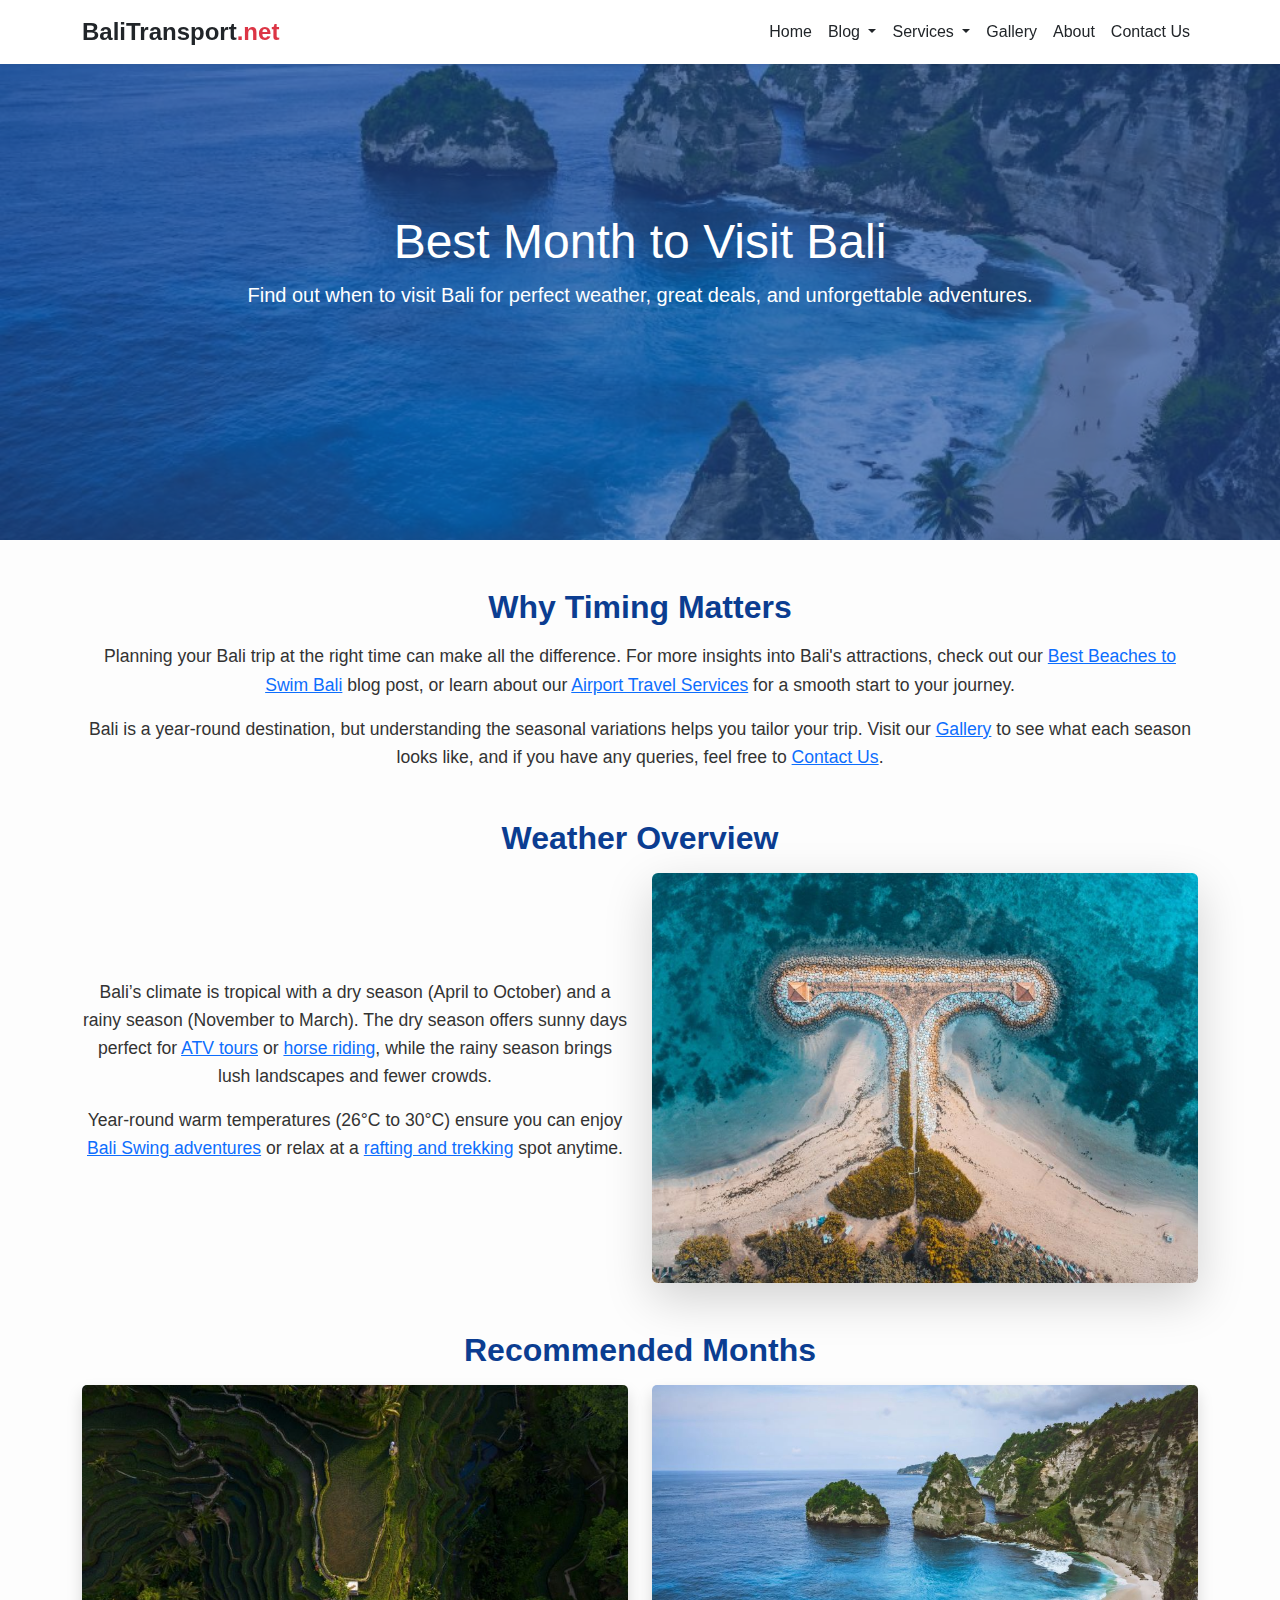
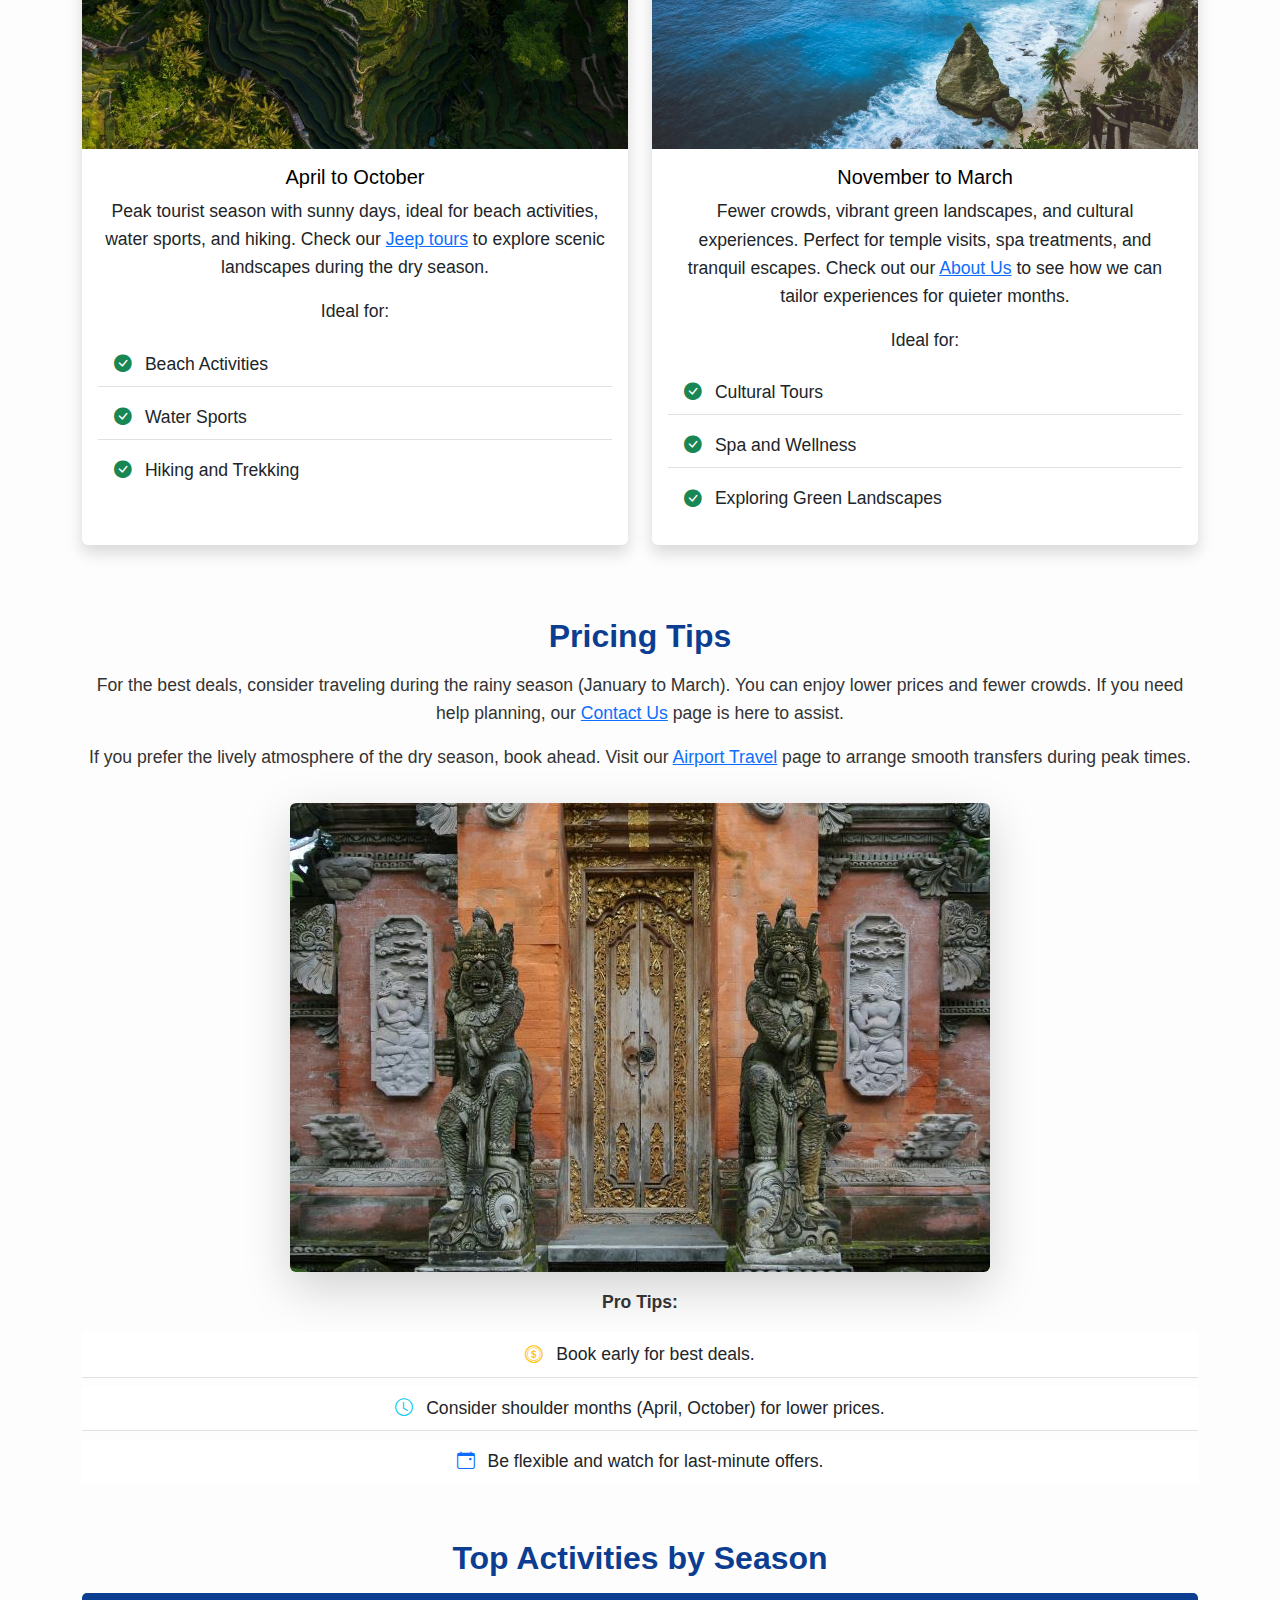
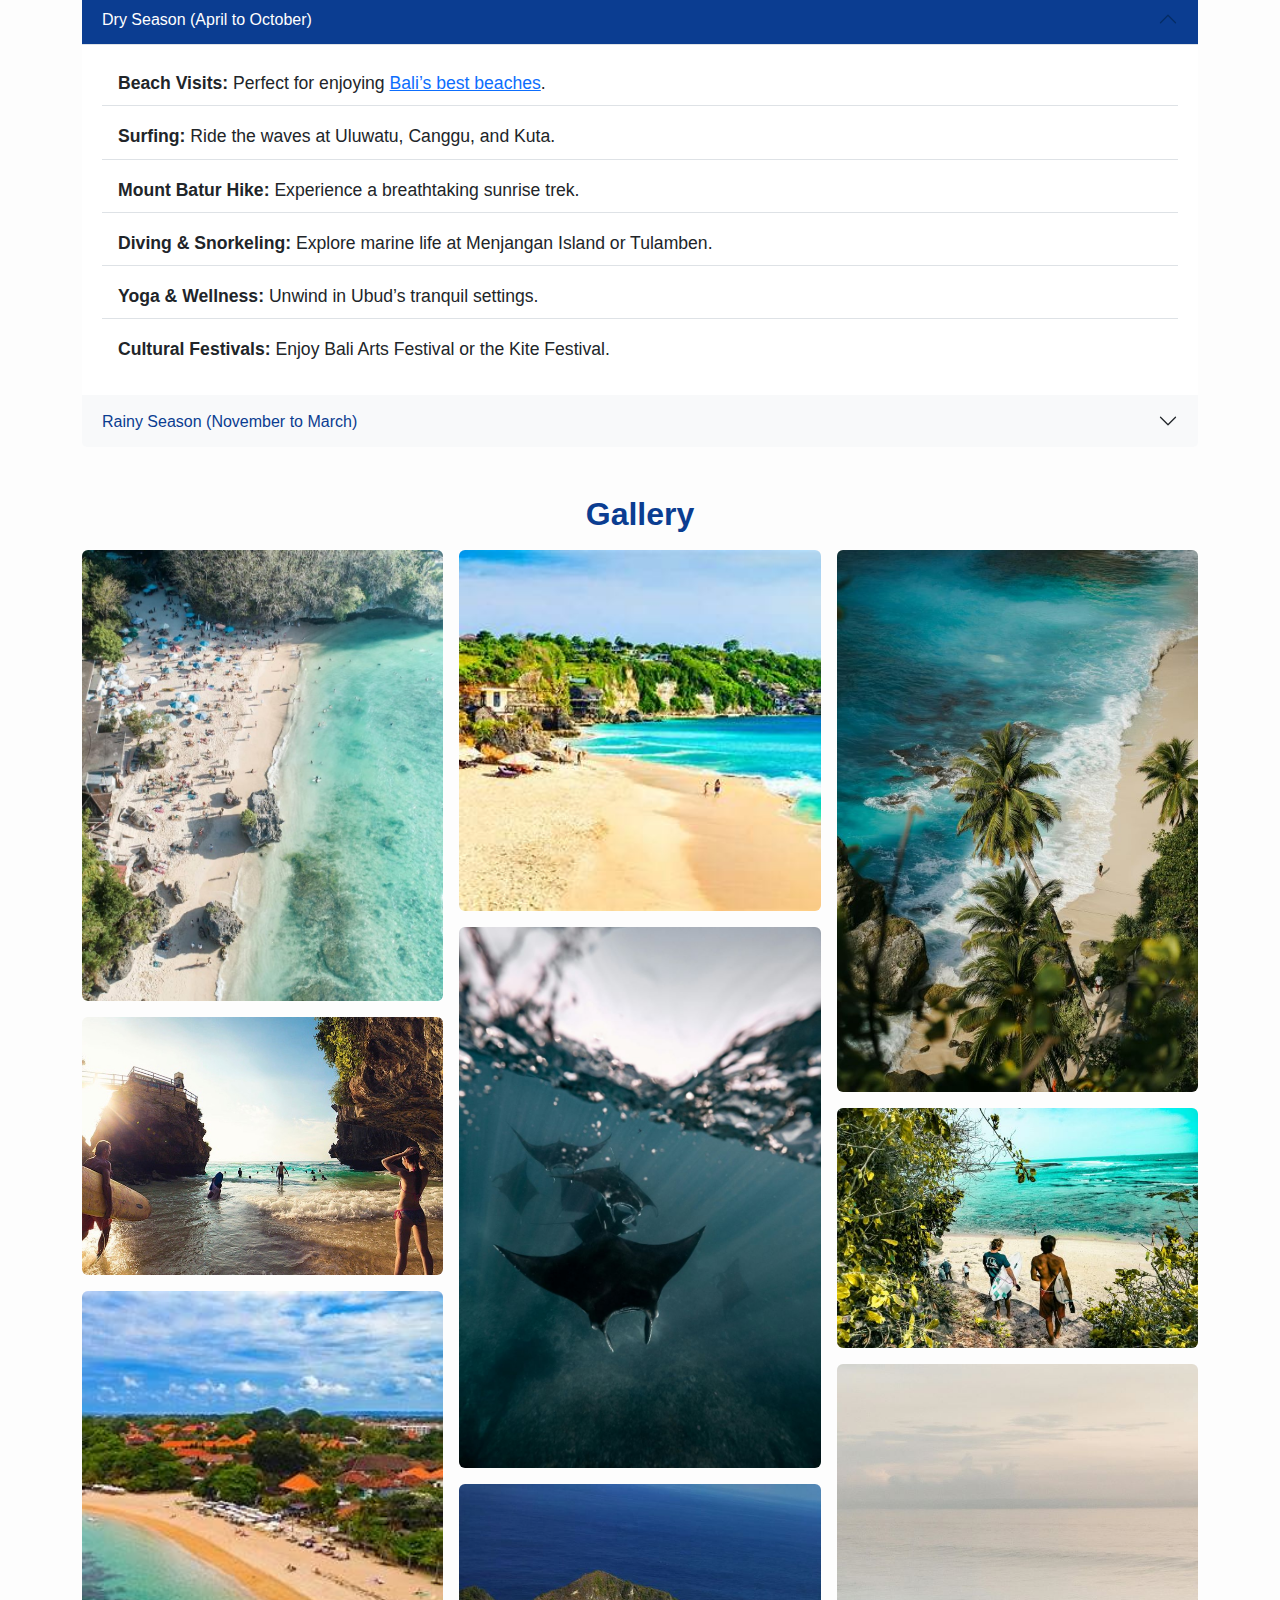
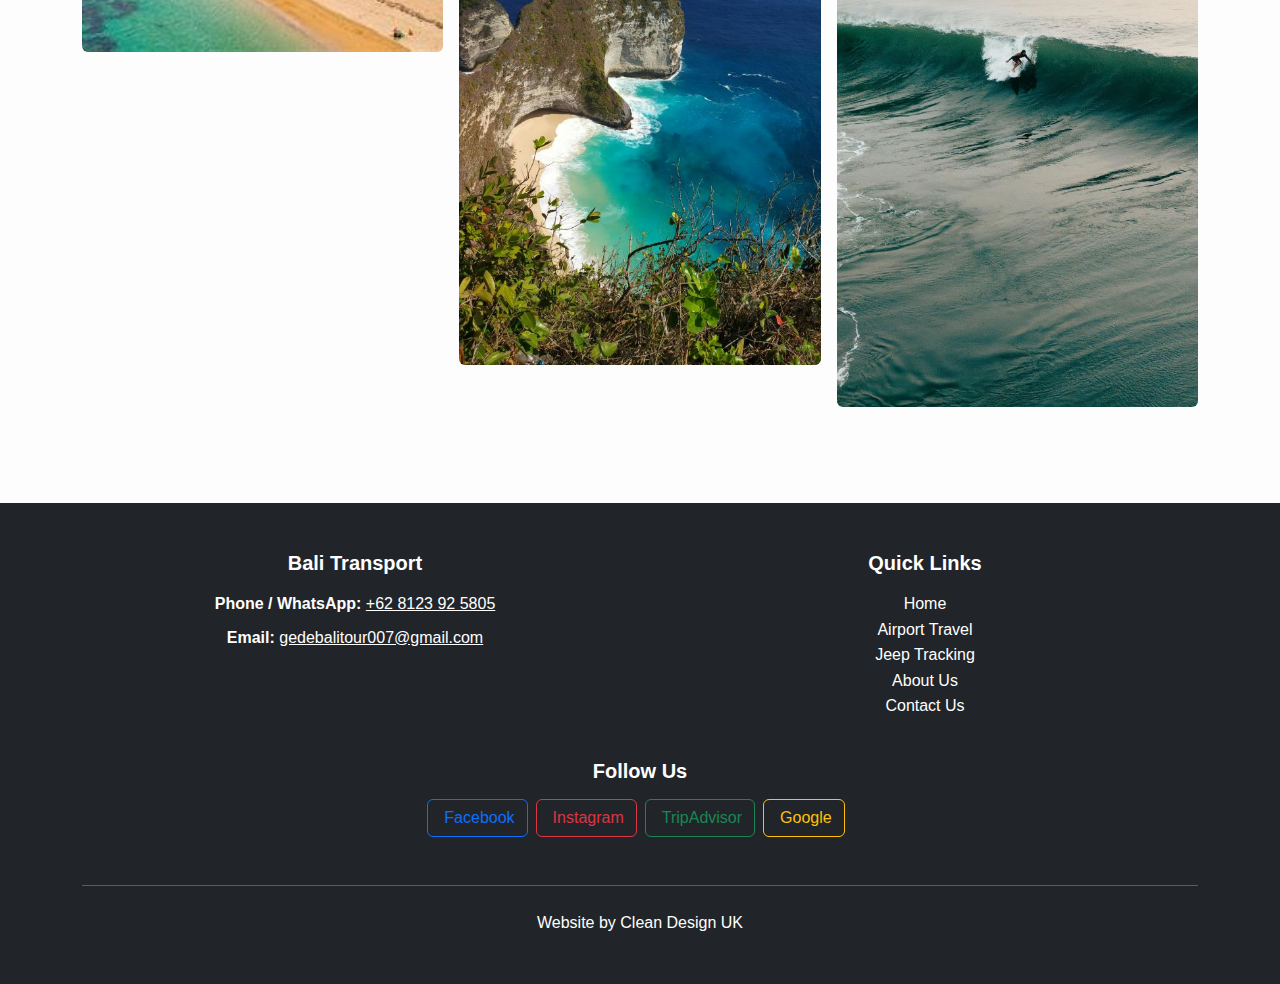
<file: best-month-bali.html>
<!DOCTYPE html>
<html lang="en">
<head>
    <meta charset="UTF-8">
    <meta name="viewport" content="width=device-width, initial-scale=1.0">
    <meta name="description" content="Discover the best month to visit Bali for ideal weather, affordable prices, and incredible experiences.">
    <meta name="keywords" content="Best month Bali, Bali travel guide, Bali weather, affordable Bali travel">
    <title>Best Month to Visit Bali - Ultimate Guide</title>
    <!-- Bootstrap CSS -->
    <link href="https://cdn.jsdelivr.net/npm/bootstrap@5.3.0-alpha3/dist/css/bootstrap.min.css" rel="stylesheet">
    <!-- Bootstrap Icons -->
    <link rel="stylesheet" href="https://cdn.jsdelivr.net/npm/bootstrap-icons@1.10.5/font/bootstrap-icons.css">
    <!-- Custom CSS -->
    <link rel="stylesheet" href="blog-best-month.css">
</head>
<body>
     <!-- Skip to main content link for accessibility -->
    <a class="visually-hidden-focusable skip-link" href="#main-content" aria-label="Skip to main content">Skip to main content</a>

    <!-- Header / Navbar -->
    <header class="header">
        <nav class="navbar navbar-expand-lg navbar-light bg-white fixed-top shadow-sm" aria-label="Main navigation of BaliTransport.net">
            <div class="container">
                <a class="navbar-brand fw-bold text-dark d-flex align-items-center" href="index.html"
                   title="Go to BaliTransport.net homepage" aria-label="BaliTransport.net homepage link">
                   <span class="fs-4 brand-title">BaliTransport<span class="text-danger">.net</span></span>
                </a>
                <button class="navbar-toggler" type="button" data-bs-toggle="collapse"
                        data-bs-target="#navbarContent" aria-controls="navbarContent"
                        aria-expanded="false" aria-label="Toggle navigation menu">
                  <span class="navbar-toggler-icon"></span>
                </button>
                
                <div class="collapse navbar-collapse" id="navbarContent">
                    <ul class="navbar-nav ms-auto mb-2 mb-lg-0">
                        <li class="nav-item"><a class="nav-link text-dark active" href="index.html" title="Return to BaliTransport.net homepage">Home</a></li>
                        <li class="nav-item dropdown">
                            <a class="nav-link dropdown-toggle text-dark" href="#" id="blogDropdown" role="button" data-bs-toggle="dropdown" aria-expanded="false" title="Blog">
                                Blog
                            </a>
                            <ul class="dropdown-menu" aria-labelledby="blogDropdown">
                                <li><a class="dropdown-item" href="bali-swim.html" title="Best beaches to swim Bali">Best Beaches to Swim Bali</a></li>
                                <li><a class="dropdown-item" href="best-month-bali.html" title="Best month to visit Bali">Best Month to Visit Bali</a></li>
                                <li><hr class="dropdown-divider"></li>
                            </ul>
                        </li>
                        <li class="nav-item dropdown">
                            <a class="nav-link dropdown-toggle text-dark" href="#" id="servicesDropdown" role="button" data-bs-toggle="dropdown" aria-expanded="false" title="Services">
                                Services
                            </a>
                            <ul class="dropdown-menu" aria-labelledby="servicesDropdown">
                                <li><a class="dropdown-item" href="services-airport.html" title="Airport Travel">Airport Travel</a></li>
                                <li><a class="dropdown-item" href="jeep.html" title="Jeep Tracking">Jeep Tracking</a></li>
                                <li><a class="dropdown-item" href="cycling-horse.html" title="Cycling & Horse Riding">Cycling & Horse Riding</a></li>
                                <li><a class="dropdown-item" href="swing.html" title="Swing Adventures">Swing Adventures</a></li>
                                <li><a class="dropdown-item" href="atv.html" title="ATV Tours">ATV Tours</a></li>
                                <li><a class="dropdown-item" href="baliwatersport.html" title="Water Sports">Water Sports</a></li>
                                <li><a class="dropdown-item" href="raft-trek.html" title="Rafting & Trekking">Rafting & Trekking</a></li>
<li><a class="dropdown-item" href="golf.html" title="Golf">Golf</a></li>
                                <li><hr class="dropdown-divider"></li>
                            </ul>
                        </li>
                        <li class="nav-item dropdown">
                       
                            <ul class="dropdown-menu" aria-labelledby="vehicleDropdown">
                                <li><a class="dropdown-item" href="vehicle-rentals.html" title="All Vehicle Rentals">All Vehicles</a></li>
                                <li><a class="dropdown-item" href="jeep.html" title="Jeep Rentals">Jeep Rentals</a></li>
                                <li><a class="dropdown-item" href="atv.html" title="ATV Rentals">ATV Rentals</a></li>
                                <li><a class="dropdown-item" href="swing.html" title="Swing Rentals">Swing Rentals</a></li>
                                <!-- Add more vehicle rental options as needed -->
                            </ul>
                        </li>
                        <li class="nav-item"><a class="nav-link text-dark" href="gallery.html" title="Gallery">Gallery</a></li>
                        <li class="nav-item"><a class="nav-link text-dark" href="about.html" title="About Us">About</a></li>
                        <li class="nav-item"><a class="nav-link text-dark" href="contact.html" title="Contact Us">Contact Us</a></li>
                    </ul>
                </div>
            </div>
        </nav>
    </header>

    <!-- Header Section -->
    <section class="header-section text-center text-white d-flex align-items-center">
        <div class="container">
            <h1 class="display-4">Best Month to Visit Bali</h1>
            <p class="lead">Find out when to visit Bali for perfect weather, great deals, and unforgettable adventures.</p>
        </div>
    </section>

    <!-- Main Content -->
    <main class="container py-5" role="main" id="main-content">
        <!-- Introduction -->
        <section class="introduction mb-5">
            <h2>Why Timing Matters</h2>
            <p class="text-center">Planning your Bali trip at the right time can make all the difference. For more insights into Bali's attractions, check out our <a href="bali-swim.html" title="Best Beaches to Swim Bali">Best Beaches to Swim Bali</a> blog post, or learn about our <a href="services-airport.html" title="Airport Travel Services">Airport Travel Services</a> for a smooth start to your journey.</p>
            <p class="text-center">Bali is a year-round destination, but understanding the seasonal variations helps you tailor your trip. Visit our <a href="gallery.html" title="Bali Gallery">Gallery</a> to see what each season looks like, and if you have any queries, feel free to <a href="contact.html" title="Contact Us">Contact Us</a>.</p>
        </section>

        <!-- Weather Section -->
        <section class="weather-overview mb-5">
            <h2>Weather Overview</h2>
            <div class="row align-items-center">
                <div class="col-md-6">
                    <p>Bali’s climate is tropical with a dry season (April to October) and a rainy season (November to March). The dry season offers sunny days perfect for <a href="atv.html" title="ATV Tours in Bali">ATV tours</a> or <a href="cycling-horse.html" title="Cycling & Horse Riding">horse riding</a>, while the rainy season brings lush landscapes and fewer crowds.</p>
                    <p>Year-round warm temperatures (26°C to 30°C) ensure you can enjoy <a href="Swing.html" title="Bali Swing Adventures">Bali Swing adventures</a> or relax at a <a href="Raft-trek.html" title="Rafting & Trekking in Bali">rafting and trekking</a> spot anytime.</p>
                </div>
                <div class="col-md-6 text-center">
                    <img src="images/beach (1).jpg" class="img-fluid rounded shadow-lg" alt="Sunny Bali weather" title="Perfect sunny day in Bali">
                </div>
            </div>
        </section>

        <!-- Best Months for Travel -->
        <section class="best-months mb-5">
            <h2>Recommended Months</h2>
            <div class="row">
                <div class="col-md-6 mb-4">
                    <div class="card shadow border-0 h-100">
                        <img src="images/pexels-mikhail-nilov-6965514.jpg" class="card-img-top" alt="Dry season in Bali" title="Dry Season in Bali">
                        <div class="card-body text-center">
                            <h5 class="text-black">April to October</h5>
                            <p class="card-text">Peak tourist season with sunny days, ideal for beach activities, water sports, and hiking. Check our <a href="jeep.html" title="Jeep Tracking in Bali">Jeep tours</a> to explore scenic landscapes during the dry season.</p>
                            <p class="card-text">Ideal for:</p>
                            <ul class="list-group list-group-flush">
                                <li class="list-group-item"><i class="bi bi-check-circle-fill text-success me-2"></i> Beach Activities</li>
                                <li class="list-group-item"><i class="bi bi-check-circle-fill text-success me-2"></i> Water Sports</li>
                                <li class="list-group-item"><i class="bi bi-check-circle-fill text-success me-2"></i> Hiking and Trekking</li>
                            </ul>
                        </div>
                    </div>
                </div>
                <div class="col-md-6 mb-4">
                    <div class="card shadow border-0 h-100">
                        <img src="images/beach-2.jpg" class="card-img-top" alt="Lush Bali during rainy season" title="Rainy Season in Bali">
                        <div class="card-body text-center">
                            <h5 class="text-black">November to March</h5>
                            <p class="card-text">Fewer crowds, vibrant green landscapes, and cultural experiences. Perfect for temple visits, spa treatments, and tranquil escapes. Check out our <a href="about.html" title="About Us">About Us</a> to see how we can tailor experiences for quieter months.</p>
                            <p class="card-text">Ideal for:</p>
                            <ul class="list-group list-group-flush">
                                <li class="list-group-item"><i class="bi bi-check-circle-fill text-success me-2"></i> Cultural Tours</li>
                                <li class="list-group-item"><i class="bi bi-check-circle-fill text-success me-2"></i> Spa and Wellness</li>
                                <li class="list-group-item"><i class="bi bi-check-circle-fill text-success me-2"></i> Exploring Green Landscapes</li>
                            </ul>
                        </div>
                    </div>
                </div>
            </div>
        </section>

        <!-- Pricing Section -->
        <section class="pricing-tips mb-5">
            <h2>Pricing Tips</h2>
            <p class="text-center">For the best deals, consider traveling during the rainy season (January to March). You can enjoy lower prices and fewer crowds. If you need help planning, our <a href="contact.html" title="Contact Us">Contact Us</a> page is here to assist.</p>
            <p class="text-center">If you prefer the lively atmosphere of the dry season, book ahead. Visit our <a href="services-airport.html" title="Airport Travel">Airport Travel</a> page to arrange smooth transfers during peak times.</p>
            <div class="d-flex justify-content-center align-items-center">
                <img src="images/pexels-printproper-2803276.jpg" class="img-fluid rounded shadow-lg mx-auto" alt="Budget travel in Bali" title="Affordable Bali Travel Tips">
            </div>
            <p class="text-center mt-3"><strong>Pro Tips:</strong></p>
            <ul class="list-group list-group-flush text-center">
                <li class="list-group-item"><i class="bi bi-coin text-warning me-2"></i> Book early for best deals.</li>
                <li class="list-group-item"><i class="bi bi-clock text-info me-2"></i> Consider shoulder months (April, October) for lower prices.</li>
                <li class="list-group-item"><i class="bi bi-calendar-event text-primary me-2"></i> Be flexible and watch for last-minute offers.</li>
            </ul>
        </section>

        <!-- Activities by Season -->
        <section class="activities-season mb-5">
            <h2>Top Activities by Season</h2>
            <div class="accordion" id="activitiesAccordion">
                <div class="accordion-item">
                    <h2 class="accordion-header" id="headingOne">
                        <button class="accordion-button" type="button" data-bs-toggle="collapse" data-bs-target="#collapseOne" aria-expanded="true" aria-controls="collapseOne">
                            Dry Season (April to October)
                        </button>
                    </h2>
                    <div id="collapseOne" class="accordion-collapse collapse show" aria-labelledby="headingOne" data-bs-parent="#activitiesAccordion">
                        <div class="accordion-body">
                            <ul class="list-group list-group-flush">
                                <li class="list-group-item"><strong>Beach Visits:</strong> Perfect for enjoying <a href="bali-swim.html" title="Best Beaches to Swim Bali">Bali’s best beaches</a>.</li>
                                <li class="list-group-item"><strong>Surfing:</strong> Ride the waves at Uluwatu, Canggu, and Kuta.</li>
                                <li class="list-group-item"><strong>Mount Batur Hike:</strong> Experience a breathtaking sunrise trek.</li>
                                <li class="list-group-item"><strong>Diving & Snorkeling:</strong> Explore marine life at Menjangan Island or Tulamben.</li>
                                <li class="list-group-item"><strong>Yoga & Wellness:</strong> Unwind in Ubud’s tranquil settings.</li>
                                <li class="list-group-item"><strong>Cultural Festivals:</strong> Enjoy Bali Arts Festival or the Kite Festival.</li>
                            </ul>
                        </div>
                    </div>
                </div>
                <div class="accordion-item">
                    <h2 class="accordion-header" id="headingTwo">
                        <button class="accordion-button collapsed" type="button" data-bs-toggle="collapse" data-bs-target="#collapseTwo" aria-expanded="false" aria-controls="collapseTwo">
                            Rainy Season (November to March)
                        </button>
                    </h2>
                    <div id="collapseTwo" class="accordion-collapse collapse" aria-labelledby="headingTwo" data-bs-parent="#activitiesAccordion">
                        <div class="accordion-body">
                            <ul class="list-group list-group-flush">
                                <li class="list-group-item"><strong>Temple Visits:</strong> Fewer tourists at Uluwatu, Tanah Lot, and Tirta Empul.</li>
                                <li class="list-group-item"><strong>Spa Treatments:</strong> Relax with traditional Balinese massages.</li>
                                <li class="list-group-item"><strong>Rice Fields:</strong> Admire lush greenery in Tegalalang and Jatiluwih.</li>
                                <li class="list-group-item"><strong>Culinary Tours:</strong> Indulge in cooking classes and food tastings.</li>
                                <li class="list-group-item"><strong>Art & Craft Workshops:</strong> Try batik making, wood carving, or painting.</li>
                                <li class="list-group-item"><strong>Indoor Activities:</strong> Visit museums, art galleries, or theaters.</li>
                            </ul>
                        </div>
                    </div>
                </div>
            </div>
        </section>

        <!-- Gallery -->
        <section class="gallery mb-5">
            <h2>Gallery</h2>
            <div class="masonry">
                <div class="masonry-item">
                    <img src="images/beach1.jpg" class="img-fluid rounded mb-3" alt="Sunrise over a serene beach in Bali" title="Serene Sunrise in Bali" loading="lazy">
                </div>
                <div class="masonry-item">
                    <img src="images/beach2.jpg" class="img-fluid rounded mb-3" alt="Golden sands and palm trees" title="Golden Sands in Bali" loading="lazy">
                </div>
                <div class="masonry-item">
                    <img src="images/beach3.jpeg" class="img-fluid rounded mb-3" alt="A hidden gem beach in Bali" title="Hidden Gem Beach" loading="lazy">
                </div>
                <div class="masonry-item">
                    <img src="images/beach4.jpeg" class="img-fluid rounded mb-3" alt="Crystal-clear waters and palm trees" title="Crystal Waters and Palms" loading="lazy">
                </div>
                <div class="masonry-item">
                    <img src="images/pexels-eliannedipp-4751275.jpg" class="img-fluid rounded mb-3" alt="Surfer catching a wave at sunset" title="Surfing at Sunset" loading="lazy">
                </div>
                <div class="masonry-item">
                    <img src="images/pexels-hedaetul-3127317.jpg" class="img-fluid rounded mb-3" alt="Diver exploring coral reefs in Bali" title="Diving and Snorkeling in Bali" loading="lazy">
                </div>
                <div class="masonry-item">
                    <img src="images/pexels-joe-fikar-799933673-19137460.jpg" class="img-fluid rounded mb-3" alt="Relaxing beachside in Bali" title="Relaxing Beachside in Bali" loading="lazy">
                </div>
                <div class="masonry-item">
                    <img src="images/pexels-khairulleon-695779.jpg" class="img-fluid rounded mb-3" alt="Beach activities in Bali" title="Beach Activities in Bali" loading="lazy">
                </div>
                <div class="masonry-item">
                    <img src="images/pexels-lukasfst-21077134.jpg" class="img-fluid rounded mb-3" alt="Sunset view on Bali beach" title="Sunset View on Bali Beach" loading="lazy">
                </div>
            </div>
        </section>
    </main>

    <!-- Correct Footer -->
    <footer class="bg-dark text-white py-5" aria-label="Site Footer">
        <div class="container">
            <div class="row">
                <!-- Company Info -->
                <div class="col-md-6 mb-4 text-center">
                    <h5 class="fw-semibold mb-3">Bali Transport</h5>
           
                    <p class="mb-2"><strong>Phone / WhatsApp:</strong> 
                        <a href="tel:+628123925805" class="text-white text-decoration-underline" title="Call or WhatsApp Bali Transport">+62 8123 92 5805</a>
                    </p>
                    <p class="mb-2"><strong>Email:</strong> 
                        <a href="mailto:gedebalitour007@gmail.com" class="text-white text-decoration-underline" title="Email Bali Transport">gedebalitour007@gmail.com</a>
                    </p>
                </div>
                <!-- Quick Links -->
                <div class="col-md-6 mb-4 text-center">
                    <h5 class="fw-semibold mb-3">Quick Links</h5>
                    <ul class="list-unstyled">
                        <li><a href="index.html" class="text-white text-decoration-none" title="Home">Home</a></li>
                        <li><a href="services-airport.html" class="text-white text-decoration-none" title="Airport Travel">Airport Travel</a></li>
                        <li><a href="jeep.html" class="text-white text-decoration-none" title="Jeep Tracking">Jeep Tracking</a></li>
                        <li><a href="about.html" class="text-white text-decoration-none" title="About Us">About Us</a></li>
                        <li><a href="contact.html" class="text-white text-decoration-none" title="Contact Us">Contact Us</a></li>
                    </ul>
                </div>
                <!-- Social Media -->
                <div class="col-md-12 mb-4">
                    <h5 class="fw-semibold text-center mb-3">Follow Us</h5>
                    <div class="d-flex justify-content-center">
                        <a href="https://www.facebook.com/TRANSBALINOW" 
                           class="btn btn-outline-primary me-2 mb-2" 
                           target="_blank" 
                           title="Follow Bali Transport on Facebook" 
                           aria-label="Follow us on Facebook">
                            <i class="fab fa-facebook-f me-1"></i> Facebook
                        </a>
                        <a href="https://www.instagram.com/transbali_activity/" 
                           class="btn btn-outline-danger me-2 mb-2" 
                           target="_blank" 
                           title="Follow Bali Transport on Instagram" 
                           aria-label="Follow us on Instagram">
                            <i class="fab fa-instagram me-1"></i> Instagram
                        </a>
                        <a href="https://www.tripadvisor.co.id/Attraction_Review-g297696-d13271730-Reviews-Gede_Bali_Tour-Jimbaran_South_Kuta_Bali.html" 
                           class="btn btn-outline-success me-2 mb-2 d-none d-md-flex" 
                           target="_blank" 
                           title="Read our reviews on TripAdvisor" 
                           aria-label="Read our reviews on TripAdvisor">
                            <i class="fab fa-tripadvisor me-1"></i> TripAdvisor
                        </a>
                        <a href="https://maps.app.goo.gl/KCKmfakCv1j1XM646" 
                           class="btn btn-outline-warning me-2 mb-2 d-none d-md-flex" 
                           target="_blank" 
                           title="View our Google Business Profile" 
                           aria-label="View our Google Business Profile">
                            <i class="fab fa-google me-1"></i> Google
                        </a>
                    </div>
                    <div class="col-12 d-flex justify-content-center align-items-center d-md-none">
                        <a href="https://maps.app.goo.gl/KCKmfakCv1j1XM646" 
                           class="btn btn-outline-warning me-2 mb-2 d-flex d-md-none" 
                           target="_blank" 
                           title="View our Google Business Profile" 
                           aria-label="View our Google Business Profile">
                            <i class="fab fa-google me-1"></i> Google
                        </a>
                        <a href="https://www.tripadvisor.co.id/Attraction_Review-g297696-d13271730-Reviews-Gede_Bali_Tour-Jimbaran_South_Kuta_Bali.html" 
                           class="btn btn-outline-success me-2 mb-2 d-flex d-md-none" 
                           target="_blank" 
                           title="Read our reviews on TripAdvisor" 
                           aria-label="Read our reviews on TripAdvisor">
                            <i class="fab fa-tripadvisor me-1"></i> TripAdvisor
                        </a>
                    </div>
                </div>
            </div>
            <hr class="bg-secondary">
            <a href="https://cleandesignuk.com" class="text-white text-decoration-none" title="Website design by Clean Design UK" aria-label="Visit Clean Design UK website">
                <p class="text-center mt-4 mb-0">Website by Clean Design UK</p> 
            </a>
        </div>
    </footer> 

    <!-- Bootstrap JS -->
    <script src="https://cdn.jsdelivr.net/npm/bootstrap@5.3.0-alpha3/dist/js/bootstrap.bundle.min.js"></script>
</body>
</html>
</file>
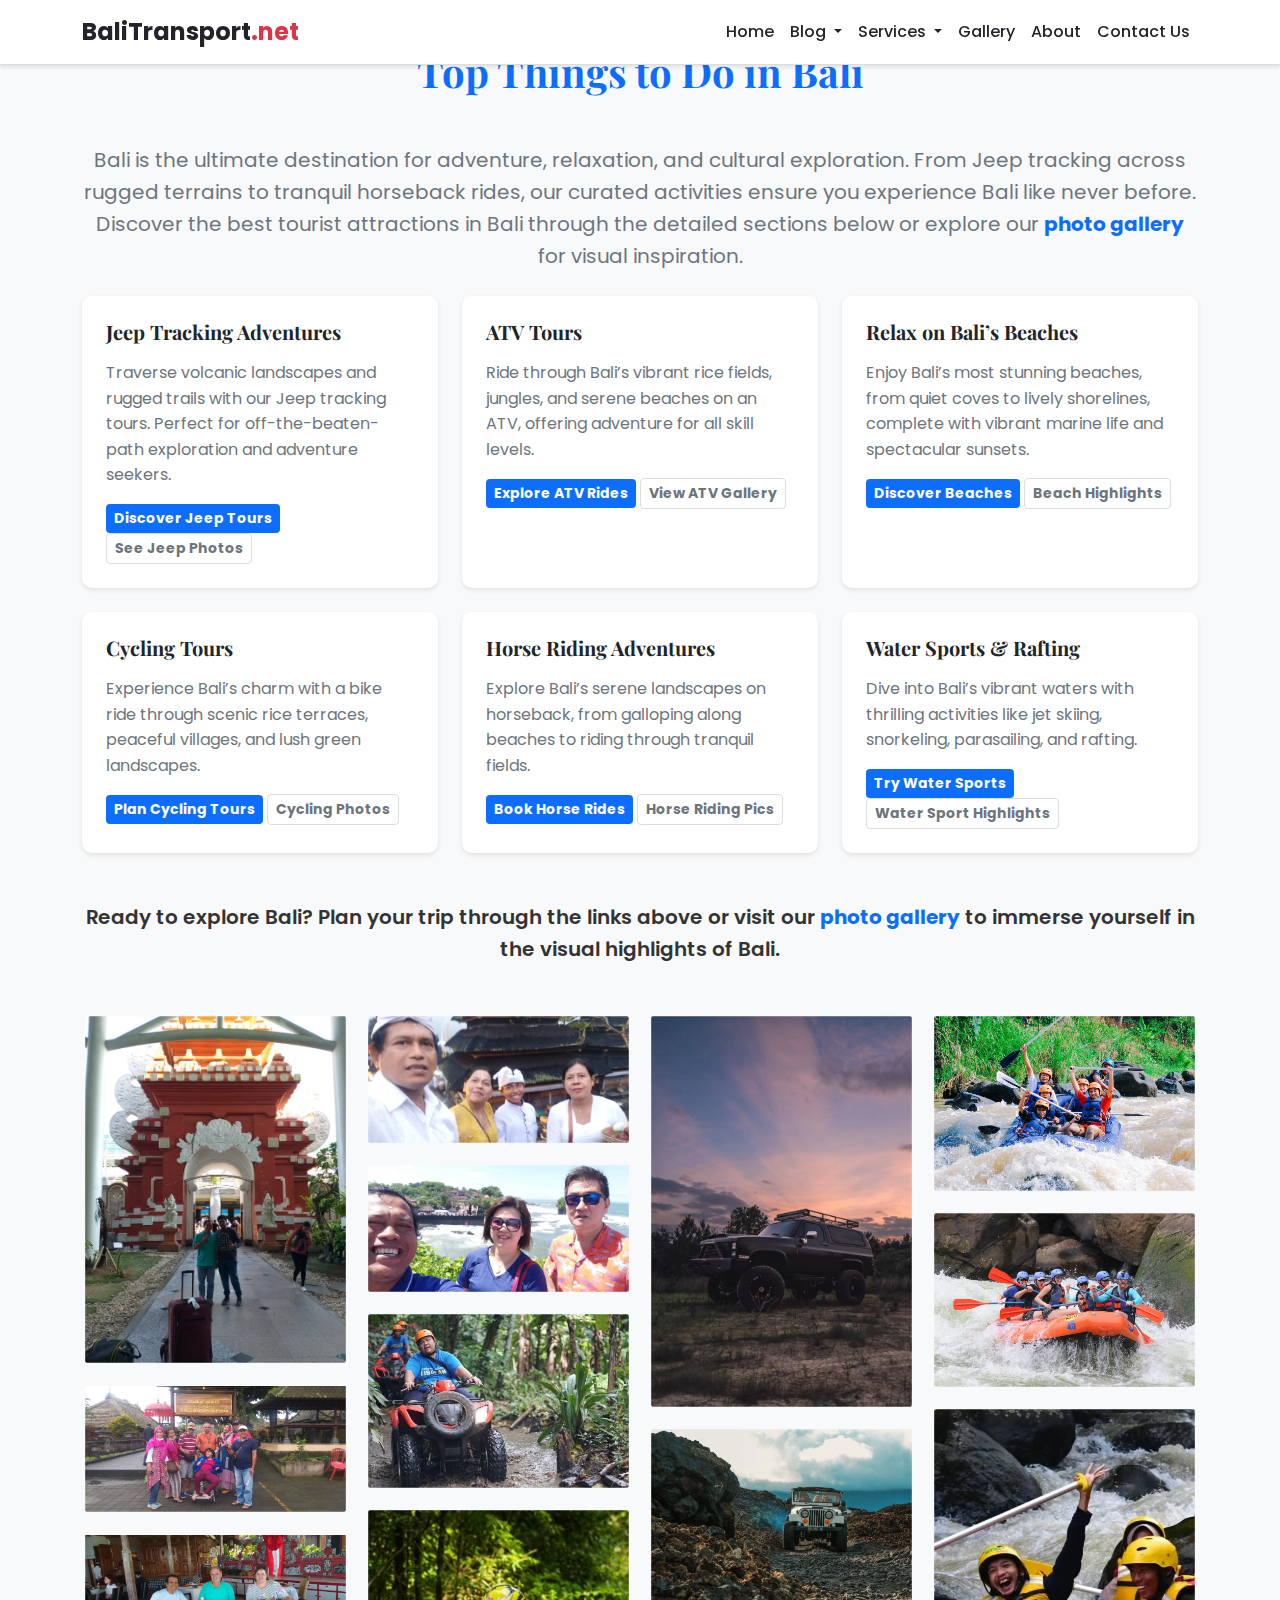
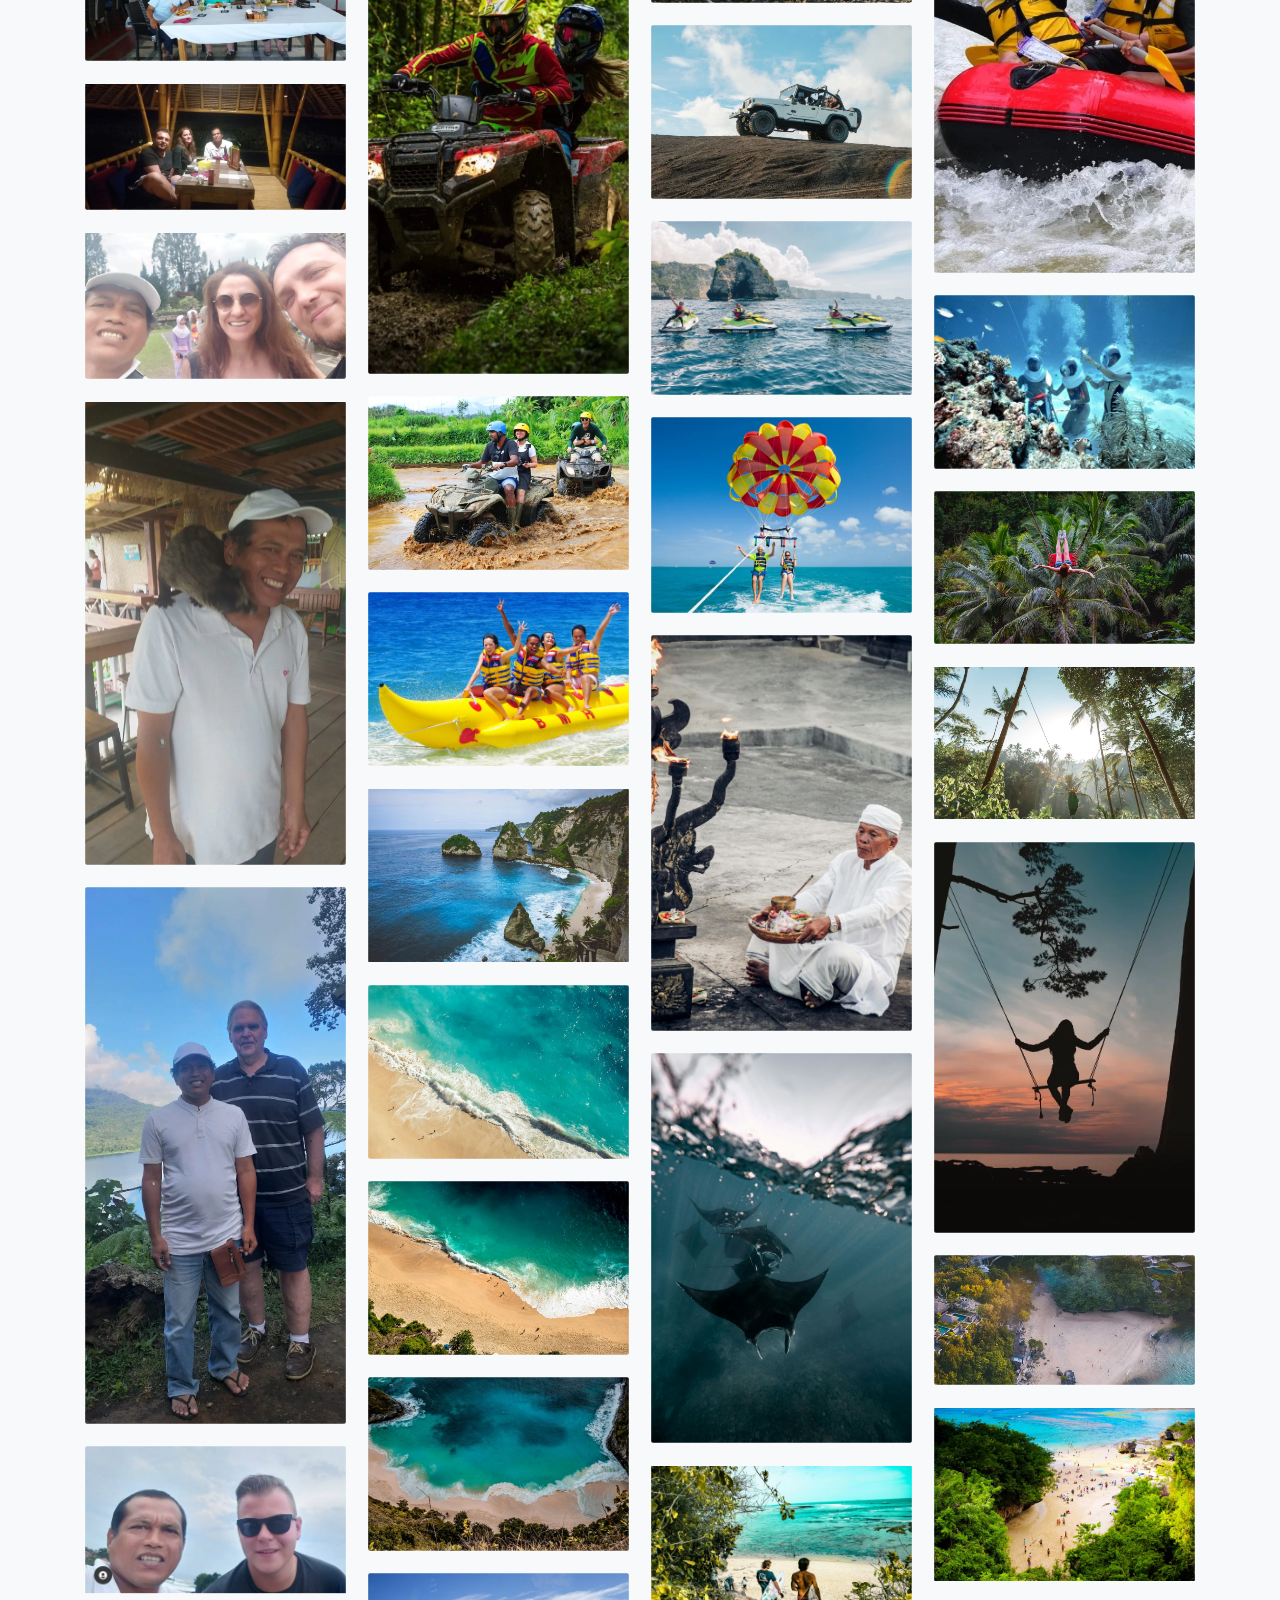
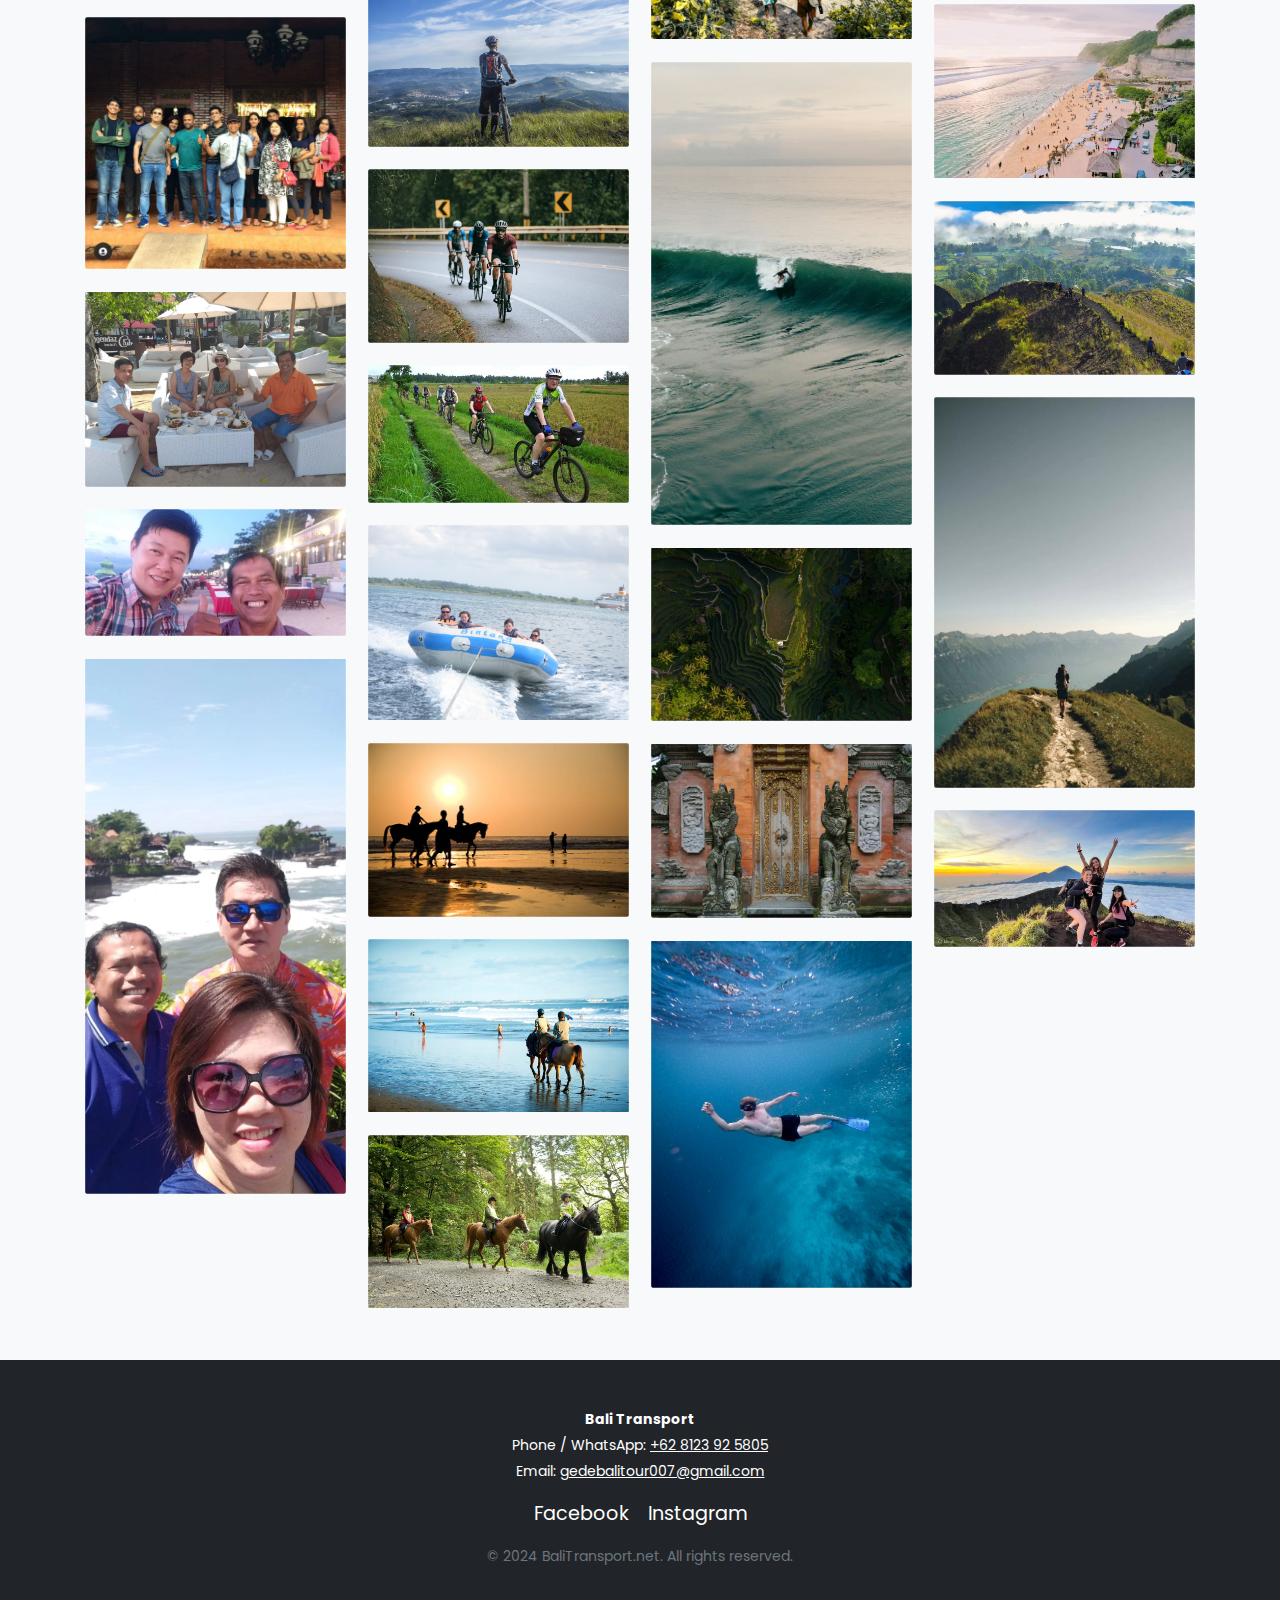
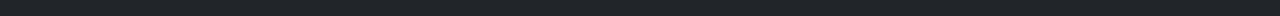
<file: gallery.html>
<!DOCTYPE html>
<html lang="en">
<head>
    <!-- Meta Tags -->
    <meta charset="UTF-8"/>
    <meta name="viewport" content="width=device-width, initial-scale=1.0"/>
    <meta name="description" content="Discover the top things to do in Bali with BaliTransport.net's extensive gallery. Explore Bali's tourist attractions through our Jeep Tracking, ATV adventures, beach tours, cycling, horse riding, and more."/>
    <meta name="keywords" content="top things to do in Bali, Bali tourist attractions, Bali Jeep Tracking, Bali ATV adventures, Bali beach tours, Bali cycling, Bali horse riding, Bali water sports, Bali trekking"/>
    <meta name="author" content="BaliTransport.net"/>
    <title>BaliTransport.net Gallery | Top Things to Do in Bali</title>

    <!-- Google Fonts -->
    <link rel="preconnect" href="https://fonts.googleapis.com">
    <link rel="preconnect" href="https://fonts.gstatic.com" crossorigin>
    <!-- Playfair Display for headings and Poppins for body -->
    <link href="https://fonts.googleapis.com/css2?family=Playfair+Display:wght@700;900&family=Poppins:wght@400;500;600&display=swap" rel="stylesheet">

    <!-- Bootstrap CSS -->
    <link href="https://cdn.jsdelivr.net/npm/bootstrap@5.3.0/dist/css/bootstrap.min.css" rel="stylesheet"/>
    <!-- Custom CSS -->
    <link rel="stylesheet" href="gallery.css"/>
</head>
<body>
    <!-- Skip to Main Content Link for Accessibility -->
    <a class="visually-hidden-focusable skip-link" href="#main-content" aria-label="Skip to main content">Skip to main content</a>

    <!-- Header / Navbar -->
    <header class="header">
        <nav class="navbar navbar-expand-lg navbar-light bg-white fixed-top shadow-sm" aria-label="Main navigation of BaliTransport.net">
            <div class="container">
                <a class="navbar-brand fw-bold text-dark d-flex align-items-center" href="index.html"
                   title="Go to BaliTransport.net homepage" aria-label="BaliTransport.net homepage link">
                   <span class="fs-4 brand-title">BaliTransport<span class="text-danger">.net</span></span>
                </a>
                <button class="navbar-toggler" type="button" data-bs-toggle="collapse"
                        data-bs-target="#navbarContent" aria-controls="navbarContent"
                        aria-expanded="false" aria-label="Toggle navigation menu">
                  <span class="navbar-toggler-icon"></span>
                </button>
                
                <div class="collapse navbar-collapse" id="navbarContent">
                    <ul class="navbar-nav ms-auto mb-2 mb-lg-0">
                        <li class="nav-item"><a class="nav-link text-dark active" href="index.html" title="Return to BaliTransport.net homepage">Home</a></li>
                        <li class="nav-item dropdown">
                            <a class="nav-link dropdown-toggle text-dark" href="#" id="blogDropdown" role="button" data-bs-toggle="dropdown" aria-expanded="false" title="Blog">
                                Blog
                            </a>
                            <ul class="dropdown-menu" aria-labelledby="blogDropdown">
                                <li><a class="dropdown-item" href="bali-swim.html" title="Best beaches to swim Bali">Best Beaches to Swim Bali</a></li>
                                <li><a class="dropdown-item" href="best-month-bali.html" title="Best month to visit Bali">Best Month to Visit Bali</a></li>
                                <li><hr class="dropdown-divider"></li>
                            </ul>
                        </li>
                        <li class="nav-item dropdown">
                            <a class="nav-link dropdown-toggle text-dark" href="#" id="servicesDropdown" role="button" data-bs-toggle="dropdown" aria-expanded="false" title="Services">
                                Services
                            </a>
                            <ul class="dropdown-menu" aria-labelledby="servicesDropdown">
                                <li><a class="dropdown-item" href="services-airport.html" title="Airport Travel">Airport Travel</a></li>
                                <li><a class="dropdown-item" href="jeep.html" title="Jeep Tracking">Jeep Tracking</a></li>
                                <li><a class="dropdown-item" href="cycling-horse.html" title="Cycling & Horse Riding">Cycling & Horse Riding</a></li>
                                <li><a class="dropdown-item" href="swing.html" title="Swing Adventures">Swing Adventures</a></li>
                                <li><a class="dropdown-item" href="atv.html" title="ATV Tours">ATV Tours</a></li>
                                <li><a class="dropdown-item" href="baliwatersport.html" title="Water Sports">Water Sports</a></li>
                                <li><a class="dropdown-item" href="raft-trek.html" title="Rafting & Trekking">Rafting & Trekking</a></li>
<li><a class="dropdown-item" href="golf.html" title="Golf">Golf</a></li>
                                <li><hr class="dropdown-divider"></li>
                            </ul>
                        </li>
                        <li class="nav-item dropdown">
                       
                            <ul class="dropdown-menu" aria-labelledby="vehicleDropdown">
                                <li><a class="dropdown-item" href="vehicle-rentals.html" title="All Vehicle Rentals">All Vehicles</a></li>
                                <li><a class="dropdown-item" href="jeep.html" title="Jeep Rentals">Jeep Rentals</a></li>
                                <li><a class="dropdown-item" href="atv.html" title="ATV Rentals">ATV Rentals</a></li>
                                <li><a class="dropdown-item" href="swing.html" title="Swing Rentals">Swing Rentals</a></li>
                                <!-- Add more vehicle rental options as needed -->
                            </ul>
                        </li>
                        <li class="nav-item"><a class="nav-link text-dark" href="gallery.html" title="Gallery">Gallery</a></li>
                        <li class="nav-item"><a class="nav-link text-dark" href="about.html" title="About Us">About</a></li>
                        <li class="nav-item"><a class="nav-link text-dark" href="contact.html" title="Contact Us">Contact Us</a></li>
                    </ul>
                </div>
            </div>
        </nav>
    </header>

    <!-- Gallery Section -->
    <main id="main-content" class="container py-5" aria-label="Top Things to Do in Bali">
     <h1 class="text-center mb-5 fw-bold text-primary">Top Things to Do in Bali</h1>
    <p class="text-center mb-4 fs-5 text-muted">
        Bali is the ultimate destination for adventure, relaxation, and cultural exploration. From Jeep tracking across rugged terrains to tranquil horseback rides, our curated activities ensure you experience Bali like never before. Discover the best tourist attractions in Bali through the detailed sections below or explore our <a href="#gallery" class="fw-bold text-primary">photo gallery</a> for visual inspiration.
    </p>

    <!-- Activities Grid -->
    <div class="row g-4">
        <!-- Jeep Tracking -->
        <div class="col-md-6 col-lg-4">
            <div class="card shadow-sm border-0 h-100">
                <div class="card-body">
                    <h2 class="text-dark fw-bold fs-5">Jeep Tracking Adventures</h2>
                    <p class="text-muted fs-6">
                        Traverse volcanic landscapes and rugged trails with our Jeep tracking tours. Perfect for off-the-beaten-path exploration and adventure seekers.
                    </p>
                    <a href="jeep.html" class="btn btn-primary btn-sm fw-bold" title="Discover volcanic Jeep tours in Bali">Discover Jeep Tours</a>
                    <a href="#gallery" class="btn btn-outline-secondary btn-sm fw-bold" title="Explore photos of Jeep tracking in Bali">See Jeep Photos</a>
                </div>
            </div>
        </div>
        <!-- ATV Tours -->
        <div class="col-md-6 col-lg-4">
            <div class="card shadow-sm border-0 h-100">
                <div class="card-body">
                    <h2 class="text-dark fw-bold fs-5">ATV Tours</h2>
                    <p class="text-muted fs-6">
                        Ride through Bali’s vibrant rice fields, jungles, and serene beaches on an ATV, offering adventure for all skill levels.
                    </p>
                    <a href="atv.html" class="btn btn-primary btn-sm fw-bold" title="Find out about Bali ATV adventures">Explore ATV Rides</a>
                    <a href="#gallery" class="btn btn-outline-secondary btn-sm fw-bold" title="Check out ATV tour images from Bali">View ATV Gallery</a>
                </div>
            </div>
        </div>
        <!-- Beaches -->
        <div class="col-md-6 col-lg-4">
            <div class="card shadow-sm border-0 h-100">
                <div class="card-body">
                    <h2 class="text-dark fw-bold fs-5">Relax on Bali’s Beaches</h2>
                    <p class="text-muted fs-6">
                        Enjoy Bali’s most stunning beaches, from quiet coves to lively shorelines, complete with vibrant marine life and spectacular sunsets.
                    </p>
                    <a href="bali-swim.html" class="btn btn-primary btn-sm fw-bold" title="Discover the best beaches for swimming in Bali">Discover Beaches</a>
                    <a href="#gallery" class="btn btn-outline-secondary btn-sm fw-bold" title="See Bali’s beautiful beach photos">Beach Highlights</a>
                </div>
            </div>
        </div>
        <!-- Cycling -->
        <div class="col-md-6 col-lg-4">
            <div class="card shadow-sm border-0 h-100">
                <div class="card-body">
                    <h2 class="text-dark fw-bold fs-5">Cycling Tours</h2>
                    <p class="text-muted fs-6">
                        Experience Bali’s charm with a bike ride through scenic rice terraces, peaceful villages, and lush green landscapes.
                    </p>
                    <a href="cycling-horse.html" class="btn btn-primary btn-sm fw-bold" title="Plan your cycling adventure in Bali">Plan Cycling Tours</a>
                    <a href="#gallery" class="btn btn-outline-secondary btn-sm fw-bold" title="Browse cycling photos from Bali">Cycling Photos</a>
                </div>
            </div>
        </div>
        <!-- Horse Riding -->
        <div class="col-md-6 col-lg-4">
            <div class="card shadow-sm border-0 h-100">
                <div class="card-body">
                    <h2 class="text-dark fw-bold fs-5">Horse Riding Adventures</h2>
                    <p class="text-muted fs-6">
                        Explore Bali’s serene landscapes on horseback, from galloping along beaches to riding through tranquil fields.
                    </p>
                    <a href="cycling-horse.html" class="btn btn-primary btn-sm fw-bold" title="Explore horse riding tours in Bali">Book Horse Rides</a>
                    <a href="#gallery" class="btn btn-outline-secondary btn-sm fw-bold" title="View horse riding experiences in Bali">Horse Riding Pics</a>
                </div>
            </div>
        </div>
        <!-- Water Sports -->
        <div class="col-md-6 col-lg-4">
            <div class="card shadow-sm border-0 h-100">
                <div class="card-body">
                    <h2 class="text-dark fw-bold fs-5">Water Sports & Rafting</h2>
                    <p class="text-muted fs-6">
                        Dive into Bali’s vibrant waters with thrilling activities like jet skiing, snorkeling, parasailing, and rafting.
                    </p>
                    <a href="baliwatersport.html" class="btn btn-primary btn-sm fw-bold" title="Discover Bali’s top water sports activities">Try Water Sports</a>
                    <a href="#gallery" class="btn btn-outline-secondary btn-sm fw-bold" title="See photos of Bali water adventures">Water Sport Highlights</a>
                </div>
            </div>
        </div>
    </div>

    <!-- Call to Action -->
    <p class="text-center mt-5 fs-5 fw-semibold">
        Ready to explore Bali? Plan your trip through the links above or visit our <a href="#gallery" class="fw-bold text-primary" title="Jump to the gallery section">photo gallery</a> to immerse yourself in the visual highlights of Bali.
    </p>
<div class="masonry" id="gallery">
  <!-- gallery1.webp -->
<div class="masonry-item">
    <a href="baliwatersport.html" title="Explore Water Sports in Bali">
        <img src="images/gallery1.webp" class="img-fluid gallery-img" alt="Scenic water sports activities in Bali" title="Water Sports in Bali" loading="lazy">
    </a>
</div>

<div class="masonry-item">
    <a href="jeep.html" title="Jeep Tracking Adventures in Bali">
        <img src="images/gallery2.jpg" class="img-fluid gallery-img" alt="Jeep tracking through Bali's rugged terrains" title="Jeep Tracking Adventures" loading="lazy">
    </a>
</div>

<div class="masonry-item">
    <a href="jeep.html" title="Volcanic Jeep Adventures in Bali">
        <img src="images/gallery3.webp" class="img-fluid gallery-img" alt="Jeep adventure in Bali's volcanic regions" title="Volcanic Jeep Adventures" loading="lazy">
    </a>
</div>

<div class="masonry-item">
    <a href="cycling-horse.html" title="Cycling Tours in Bali">
        <img src="images/gallery4.webp" class="img-fluid gallery-img" alt="Cyclist enjoying Bali's scenic trails" title="Cycling Tours in Bali" loading="lazy">
    </a>
</div>

<div class="masonry-item">
    <a href="atv.html" title="ATV Tours in Bali">
        <img src="images/gallery5.webp" class="img-fluid gallery-img" alt="ATV riding through Bali's lush landscapes" title="ATV Tours in Bali" loading="lazy">
    </a>
</div>

<div class="masonry-item">
    <a href="baliwatersport.html" title="Jetski Adventures in Bali">
        <img src="images/gallery6.webp" class="img-fluid gallery-img" alt="Jetski adventures on Bali's sparkling waters" title="Jetski Adventures in Bali" loading="lazy">
    </a>
</div>



<div class="masonry-item">
    <a href="raft-trek.html" title="Rafting & Trekking in Bali">
        <img src="images/gallery8.webp" class="img-fluid gallery-img" alt="Rafting through Bali's adventurous rapids" title="Rafting & Trekking in Bali" loading="lazy">
    </a>
</div>

<div class="masonry-item">
    <a href="cycling-horse.html#horseriding-section" title="Horse Riding in Bali">
        <img src="images/gallery9.webp" class="img-fluid gallery-img" alt="Horse rider enjoying Bali's serene paths" title="Horse Riding in Bali" loading="lazy">
    </a>
</div>

<div class="masonry-item">
    <a href="raft-trek.html#trekking-section" title="Trekking in Bali">
        <img src="images/gallery10.webp" class="img-fluid gallery-img" alt="Group trekking through Bali's scenic trails" title="Trekking in Bali" loading="lazy">
    </a>
</div>



<div class="masonry-item">
    <a href="baliwatersport.html#parasailing-section" title="Parasailing Adventures in Bali">
        <img src="images/gallery12.webp" class="img-fluid gallery-img" alt="Parasailing over Bali's ocean" title="Parasailing Adventures in Bali" loading="lazy">
    </a>
</div>

<div class="masonry-item">
    <a href="cycling-horse.html" title="Cycling Through Rice Fields in Bali">
        <img src="images/gallery13.webp" class="img-fluid gallery-img" alt="Cyclist riding through Bali's rice fields" title="Cycling Through Rice Fields" loading="lazy">
    </a>
</div>

<div class="masonry-item">
    <a href="raft-trek.html#rafting-section" title="Rafting Adventures in Bali">
        <img src="images/gallery14.webp" class="img-fluid gallery-img" alt="Rafting adventure in Bali's scenic waters" title="Rafting Adventures" loading="lazy">
    </a>
</div>

<div class="masonry-item">
    <a href="jeep.html#mountbatur-jeep-tracking" title="Mount Batur Jeep Tracking">
        <img src="images/gallery15.webp" class="img-fluid gallery-img" alt="Jeep tracking through Mount Batur's rocky terrain" title="Mount Batur Jeep Tracking" loading="lazy">
    </a>
</div>


<div class="masonry-item">
    <a href="raft-trek.html#trekking-section" title="Trekking in Bali's Dense Forests">
        <img src="images/gallery17.webp" class="img-fluid gallery-img" alt="Trekking through Bali's dense forests" title="Trekking in Dense Forests" loading="lazy">
    </a>
</div>
<div class="masonry-item">
    <a href="atv.html#adventure-atv" title="Adventure ATV Tours in Bali">
        <img src="images/atv1.webp" class="img-fluid gallery-img" alt="ATV adventure through Bali's rugged landscapes" title="Adventure ATV Tours" loading="lazy">
    </a>
</div>

<div class="masonry-item">
    <a href="atv.html#lush-landscapes" title="ATV Tours Through Lush Landscapes">
        <img src="images/atv2.webp" class="img-fluid gallery-img" alt="ATV ride through Bali's lush landscapes" title="ATV Tours Through Lush Landscapes" loading="lazy">
    </a>
</div>

<div class="masonry-item">
    <a href="atv.html#scenic-routes" title="Scenic ATV Adventures in Bali">
        <img src="images/atv3.webp" class="img-fluid gallery-img" alt="ATV exploring Bali's scenic routes" title="Scenic ATV Adventures" loading="lazy">
    </a>
</div>

<div class="masonry-item">
    <a href="about.html#agriculture-tours" title="Banana Plantation Tours in Bali">
        <img src="images/banana.webp" class="img-fluid gallery-img" alt="Banana plantation tours in Bali" title="Banana Plantation Tours" loading="lazy">
    </a>
</div>


<div class="masonry-item">
    <a href="bali-swim.html#crystal-clear" title="Crystal Clear Waters Beaches in Bali">
        <img src="images/beach-2.jpg" class="img-fluid gallery-img" alt="Crystal clear waters at Bali's premier beach" title="Crystal Clear Waters" loading="lazy">
    </a>
</div>

<div class="masonry-item">
    <a href="bali-swim.html#secluded-spots" title="Secluded Beaches in Bali">
        <img src="images/beach-3.jpg" class="img-fluid gallery-img" alt="Secluded beach spot in Bali" title="Secluded Beaches" loading="lazy">
    </a>
</div>

<div class="masonry-item">
    <a href="bali-swim.html#sunset-beaches" title="Beach Sunset Views in Bali">
        <img src="images/beach-4.jpg" class="img-fluid gallery-img" alt="Bali beach sunset view" title="Beach Sunset Views" loading="lazy">
    </a>
</div>

<div class="masonry-item">
    <a href="bali-swim.html#beach-activities" title="Beach Activities in Bali">
        <img src="images/beach-5.jpg" class="img-fluid gallery-img" alt="Vibrant beach activities in Bali" title="Beach Activities" loading="lazy">
    </a>
</div>

<div class="masonry-item">
    <a href="cycling-horse.html#cycling-tours" title="Cycling Through Bali's Scenic Routes">
        <img src="images/cycling-1.jpg" class="img-fluid gallery-img" alt="Cyclist enjoying Bali's scenic trails" title="Cycling Through Scenic Routes" loading="lazy">
    </a>
</div>

<div class="masonry-item">
    <a href="cycling-horse.html#rice-fields" title="Cycling Through Bali's Rice Fields">
        <img src="images/cycling-2.webp" class="img-fluid gallery-img" alt="Cyclist passing through Bali's rice fields" title="Cycling Through Rice Fields" loading="lazy">
    </a>
</div>

<div class="masonry-item">
    <a href="cycling-horse.html#group-tours" title="Group Cycling Tours in Bali">
        <img src="images/cycling-3.webp" class="img-fluid gallery-img" alt="Group of cyclists enjoying Bali's landscape" title="Group Cycling Tours" loading="lazy">
    </a>
</div>

<div class="masonry-item">
    <a href="about.html#food-tours" title="Beachside Delights in Bali">
        <img src="images/donut.jpeg" class="img-fluid gallery-img" alt="Bali donut stand at the beach" title="Beachside Delights" loading="lazy">
    </a>
</div>

<div class="masonry-item">
    <a href="cycling-horse.html#horse-riding" title="Horse Riding Adventures in Bali">
        <img src="images/horse-riding-1.jpg" class="img-fluid gallery-img" alt="Horse rider traversing Bali's green fields" title="Horse Riding Adventures" loading="lazy">
    </a>
</div>

<div class="masonry-item">
    <a href="cycling-horse.html#serene-paths" title="Serene Horse Riding Paths in Bali">
        <img src="images/horse-riding-2.webp" class="img-fluid gallery-img" alt="Horse and rider enjoying Bali's serene paths" title="Serene Horse Riding Paths" loading="lazy">
    </a>
</div>

<div class="masonry-item">
    <a href="cycling-horse.html#countryside-exploration" title="Explorative Horse Riding in Bali">
        <img src="images/horse-riding-3.jpg" class="img-fluid gallery-img" alt="Horse rider exploring Bali's countryside" title="Explorative Horse Riding" loading="lazy">
    </a>
</div>

<div class="masonry-item">
    <a href="Jeep.html#mountbatur-jeep-tracking" title="Mount Batur Jeep Tracking">
        <img src="images/jeep-tracking-1.webp" class="img-fluid gallery-img" alt="Jeep navigating Mount Batur's rocky terrain" title="Mount Batur Jeep Tracking" loading="lazy">
    </a>
</div>

<div class="masonry-item">
    <a href="jeep.html#volcanic-adventures" title="Volcanic Jeep Adventures in Bali">
        <img src="images/jeep-tracking-2.webp" class="img-fluid gallery-img" alt="Jeep parked near Bali's volcanic landscapes" title="Volcanic Jeep Adventures" loading="lazy">
    </a>
</div>

<div class="masonry-item">
    <a href="jeep.html#forest-jeep-tracking" title="Forest Jeep Tracking in Bali">
        <img src="images/jeep-tracking-3.webp" class="img-fluid gallery-img" alt="Jeep driving through Bali's dense forests" title="Forest Jeep Tracking" loading="lazy">
    </a>
</div>
<div class="masonry-item">
    <a href="baliwatersport.html#jetski-adventures" title="Jetski Adventures in Bali">
        <img src="images/jetski.webp" class="img-fluid gallery-img" alt="Jetski ride on Bali's sparkling waters" title="Jetski Adventures" loading="lazy">
    </a>
</div>

<div class="masonry-item">
    <a href="baliwatersport.html#parasailing-adventures" title="Parasailing Adventures in Bali">
        <img src="images/para.webp" class="img-fluid gallery-img" alt="Parasailing over Bali's ocean" title="Parasailing Adventures" loading="lazy">
    </a>
</div>

<div class="masonry-item">
    <a href="raft-trek.html#group-rafting" title="Group Rafting in Bali">
        <img src="images/pexels-elena-blessing-355784-968422.jpg" class="img-fluid gallery-img" alt="Group rafting in Bali's rivers" title="Group Rafting" loading="lazy">
    </a>
</div>

<div class="masonry-item">
    <a href="swing.html#exhilarating-swings" title="Exhilarating Swing Adventures in Bali">
        <img src="images/pexels-eliannedipp-4751275.jpg" class="img-fluid gallery-img" alt="Swinging high above Bali's natural beauty" title="Exhilarating Swing Adventures" loading="lazy">
    </a>
</div>




<div class="masonry-item">
    <a href="jeep.html#mountain-jeep-tracking" title="Mountain Jeep Tracking in Bali">
        <img src="images/pexels-khairulleon-695779.jpg" class="img-fluid gallery-img" alt="Jeep exploring Bali's mountainous terrain" title="Mountain Jeep Tracking" loading="lazy">
    </a>
</div>

<div class="masonry-item">
    <a href="raft-trek.html#trekking-forests" title="Trekking Through Bali's Lush Forests">
        <img src="images/pexels-lukasfst-21077134.jpg" class="img-fluid gallery-img" alt="Trekking through Bali's lush forests" title="Trekking Through Lush Forests" loading="lazy">
    </a>
</div>

<div class="masonry-item">
    <a href="jeep.html#adventurous-jeep" title="Adventurous Jeep Tracking in Bali">
        <img src="images/pexels-mikhail-nilov-6965514.jpg" class="img-fluid gallery-img" alt="Jeep adventure in Bali's rugged terrain" title="Adventurous Jeep Tracking" loading="lazy">
    </a>
</div>



<div class="masonry-item">
    <a href="cycling-horse.html#picturesque-cycling" title="Cycling Through Bali's Picturesque Paths">
        <img src="images/pexels-printproper-2803276.jpg" class="img-fluid gallery-img" alt="Cyclist enjoying Bali's picturesque paths" title="Cycling Through Picturesque Paths" loading="lazy">
    </a>
</div>

<div class="masonry-item">
    <a href="Raft-trek.html#group-rafting" title="Group Rafting in Bali">
        <img src="images/pexels-rennon-kiefer-1265855-2412715.jpg" class="img-fluid gallery-img" alt="Rafting team navigating Bali's rapids" title="Group Rafting" loading="lazy">
    </a>
</div>

<div class="masonry-item">
    <a href="raft-trek.html#challenging-raft" title="Challenging Rafting in Bali">
        <img src="images/rafting-1.webp" class="img-fluid gallery-img" alt="Rafting adventure in Bali's challenging rapids" title="Challenging Rafting" loading="lazy">
    </a>
</div>

<div class="masonry-item">
    <a href="raft-trek.html#team-rafting" title="Team Rafting in Bali">
        <img src="images/rafting-2.webp" class="img-fluid gallery-img" alt="Rafting team navigating Bali's rivers" title="Team Rafting" loading="lazy">
    </a>
</div>

<div class="masonry-item">
    <a href="raft-trek.html#scenic-rafting" title="Scenic Rafting Adventures in Bali">
        <img src="images/rafting-3.webp" class="img-fluid gallery-img" alt="Rafting adventure in Bali's scenic waters" title="Scenic Rafting" loading="lazy">
    </a>
</div>

<div class="masonry-item">
    <a href="baliwatersport.html#snorkeling-adventures" title="Snorkeling Adventures in Bali">
        <img src="images/snorkle.webp" class="img-fluid gallery-img" alt="Snorkeling in Bali's vibrant coral reefs" title="Snorkeling Adventures" loading="lazy">
    </a>
</div>

<div class="masonry-item">
    <a href="swing.html#canopy-swing" title="Swinging Over Bali's Lush Canopy">
        <img src="images/swing-1.webp" class="img-fluid gallery-img" alt="Swinging high above Bali's lush canopy" title="Swinging Over Canopy" loading="lazy">
    </a>
</div>

<div class="masonry-item">
    <a href="Swing.html#landscape-swing" title="Swinging Over Bali's Scenic Landscapes">
        <img src="images/swing-2.webp" class="img-fluid gallery-img" alt="Swinging over Bali's scenic landscapes" title="Swinging Over Landscapes" loading="lazy">
    </a>
</div>

<div class="masonry-item">
    <a href="swing.html#family-swing" title="Family Swing Adventures in Bali">
        <img src="images/swing-3.webp" class="img-fluid gallery-img" alt="Family enjoying Bali's swing adventures" title="Family Swing Adventures" loading="lazy">
    </a>
</div>

<div class="masonry-item">
    <a href="tour1.html" title="Explore Bali's Top Attractions with Our Tours">
        <img src="images/tour1.jpg" class="img-fluid gallery-img" alt="Tour group exploring Bali's attractions" title="Explore Bali Tours" loading="lazy">
    </a>
</div>

<div class="masonry-item">
    <a href="tour2.html" title="Adventure Tours in Bali">
        <img src="images/tour2.jpg" class="img-fluid gallery-img" alt="Adventurous tour activities in Bali" title="Adventure Tours" loading="lazy">
    </a>
</div>

<div class="masonry-item">
    <a href="tour3.html" title="Cultural Tours in Bali">
        <img src="images/tour3.webp" class="img-fluid gallery-img" alt="Cultural tour group experiencing Bali's heritage" title="Cultural Tours" loading="lazy">
    </a>
</div>

<div class="masonry-item">
    <a href="Raft-trek.html#trekking-section" title="Group Trekking Tours in Bali">
        <img src="images/trekking-1.webp" class="img-fluid gallery-img" alt="Group trekking through Bali's scenic trails" title="Group Trekking Tours" loading="lazy">
    </a>
</div>

<div class="masonry-item">
    <a href="raft-trek.html#solo-trekking" title="Solo Trekking Adventures in Bali">
        <img src="images/trekking-2.webp" class="img-fluid gallery-img" alt="Solo trekker hiking Bali's hills" title="Solo Trekking Adventures" loading="lazy">
    </a>
</div>

<div class="masonry-item">
    <a href="raft-trek.html#group-trekking" title="Group Trekking in Bali's Dense Forests">
        <img src="images/trekking-3.webp" class="img-fluid gallery-img" alt="Group trekking through Bali's dense forests" title="Group Trekking" loading="lazy">
    </a>
</div>


            <!-- Continue adding all images from gallery1.webp to trekking-3.webp following the same structure -->

            <!-- For brevity, only a few examples are shown. Please replicate the structure for all images. -->
        
    </main>

    <!-- Footer -->
    <footer class="bg-dark text-white text-center py-5" aria-label="Site Footer">
        <div class="container">
            <p class="mb-1 fw-bold">Bali Transport</p>
            <p class="mb-1">Phone / WhatsApp:
                <a href="tel:+628123925805" class="text-white text-decoration-underline" title="Call Bali Transport">+62 8123 92 5805</a>
            </p>
            <p class="mb-3">Email:
                <a href="mailto:gedebalitour007@gmail.com" class="text-white text-decoration-underline" title="Email Bali Transport">gedebalitour007@gmail.com</a>
            </p>
            
            <div class="mb-3">
                <a href="https://www.facebook.com/TRANSBALINOW"
                   class="text-white mx-2 text-decoration-none social-link"
                   title="Follow us on Facebook"
                   aria-label="Facebook link">Facebook</a>
                <a href="https://www.instagram.com/transbali_activity/"
                   class="text-white mx-2 text-decoration-none social-link"
                   title="Follow us on Instagram"
                   aria-label="Instagram link">Instagram</a>
            </div>

            <p class="mb-0 text-muted">&copy; 2024 BaliTransport.net. All rights reserved.</p>
        </div>
    </footer>

    <!-- Bootstrap JS (Placed at the end of the body for better performance) -->
    <script src="https://cdn.jsdelivr.net/npm/bootstrap@5.3.0/dist/js/bootstrap.bundle.min.js"></script>
    <!-- Optional: Include your custom JS here -->
</body>
</html>
</file>
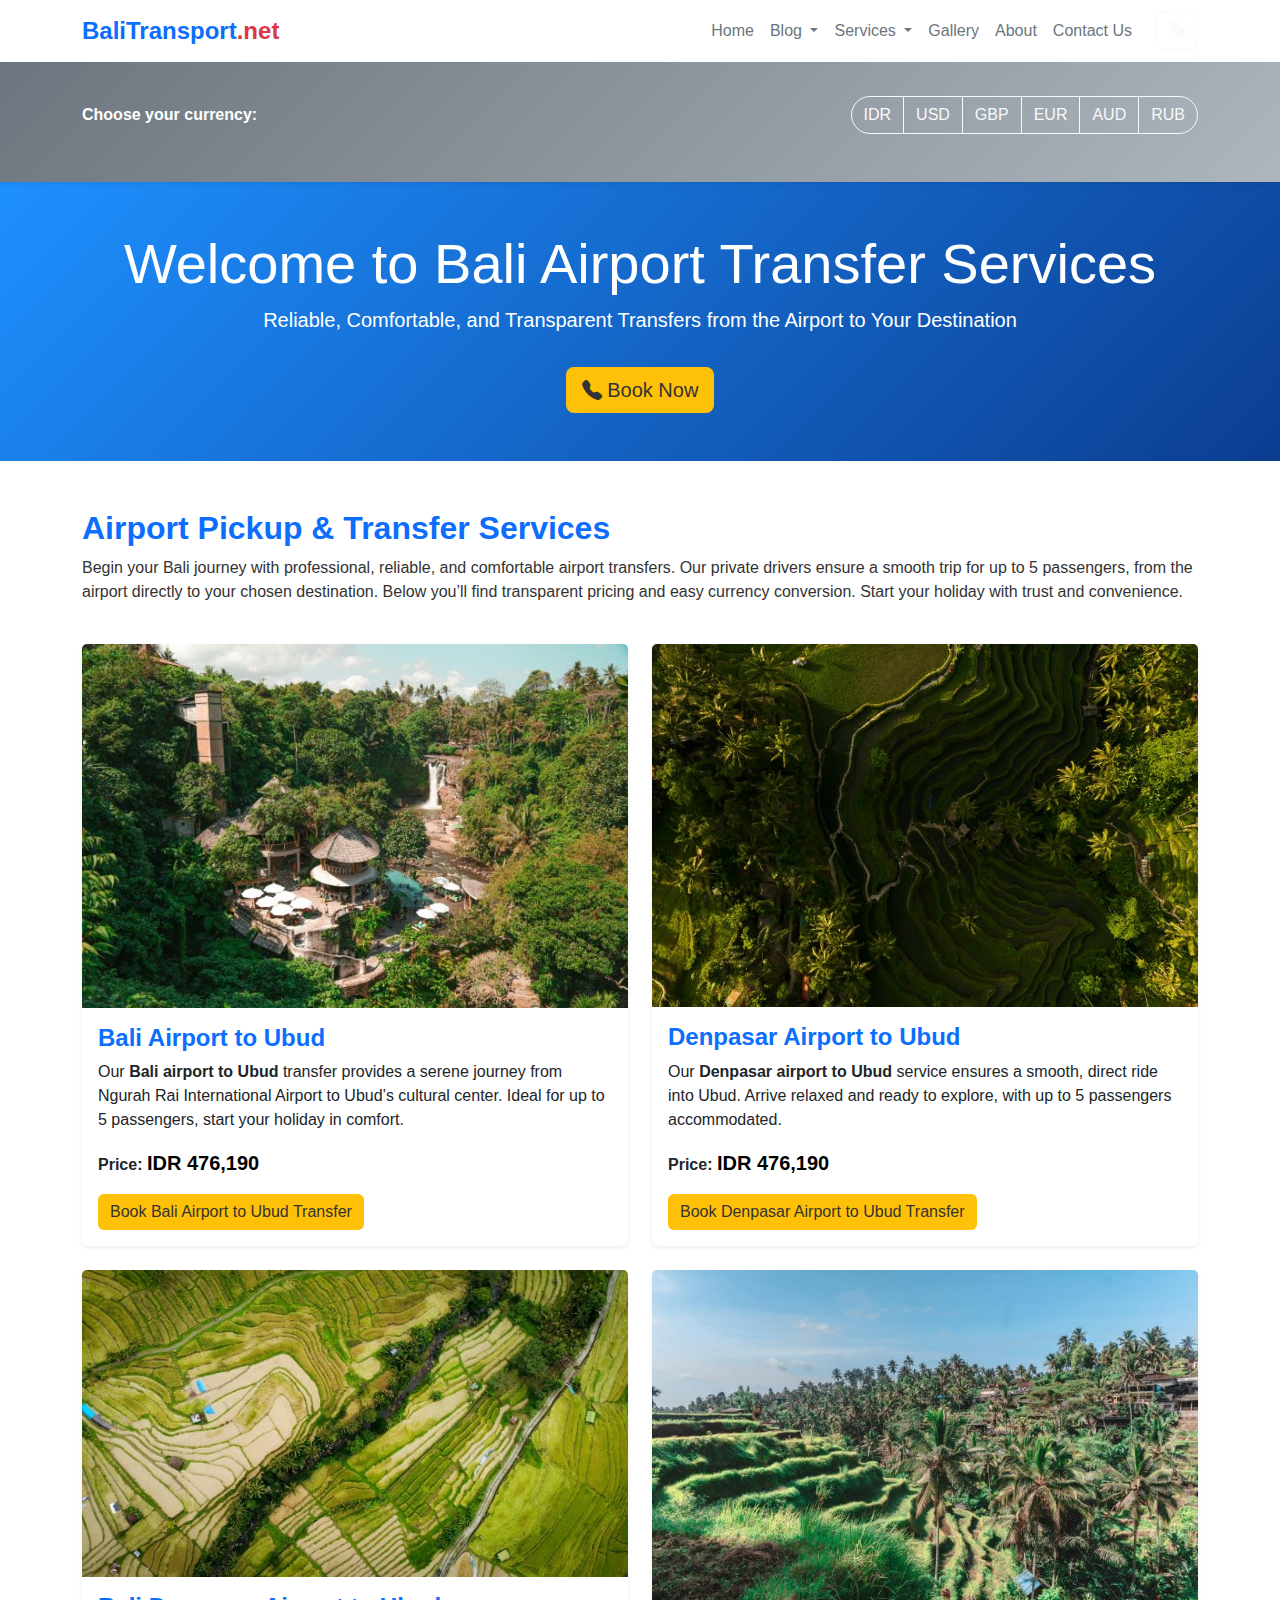
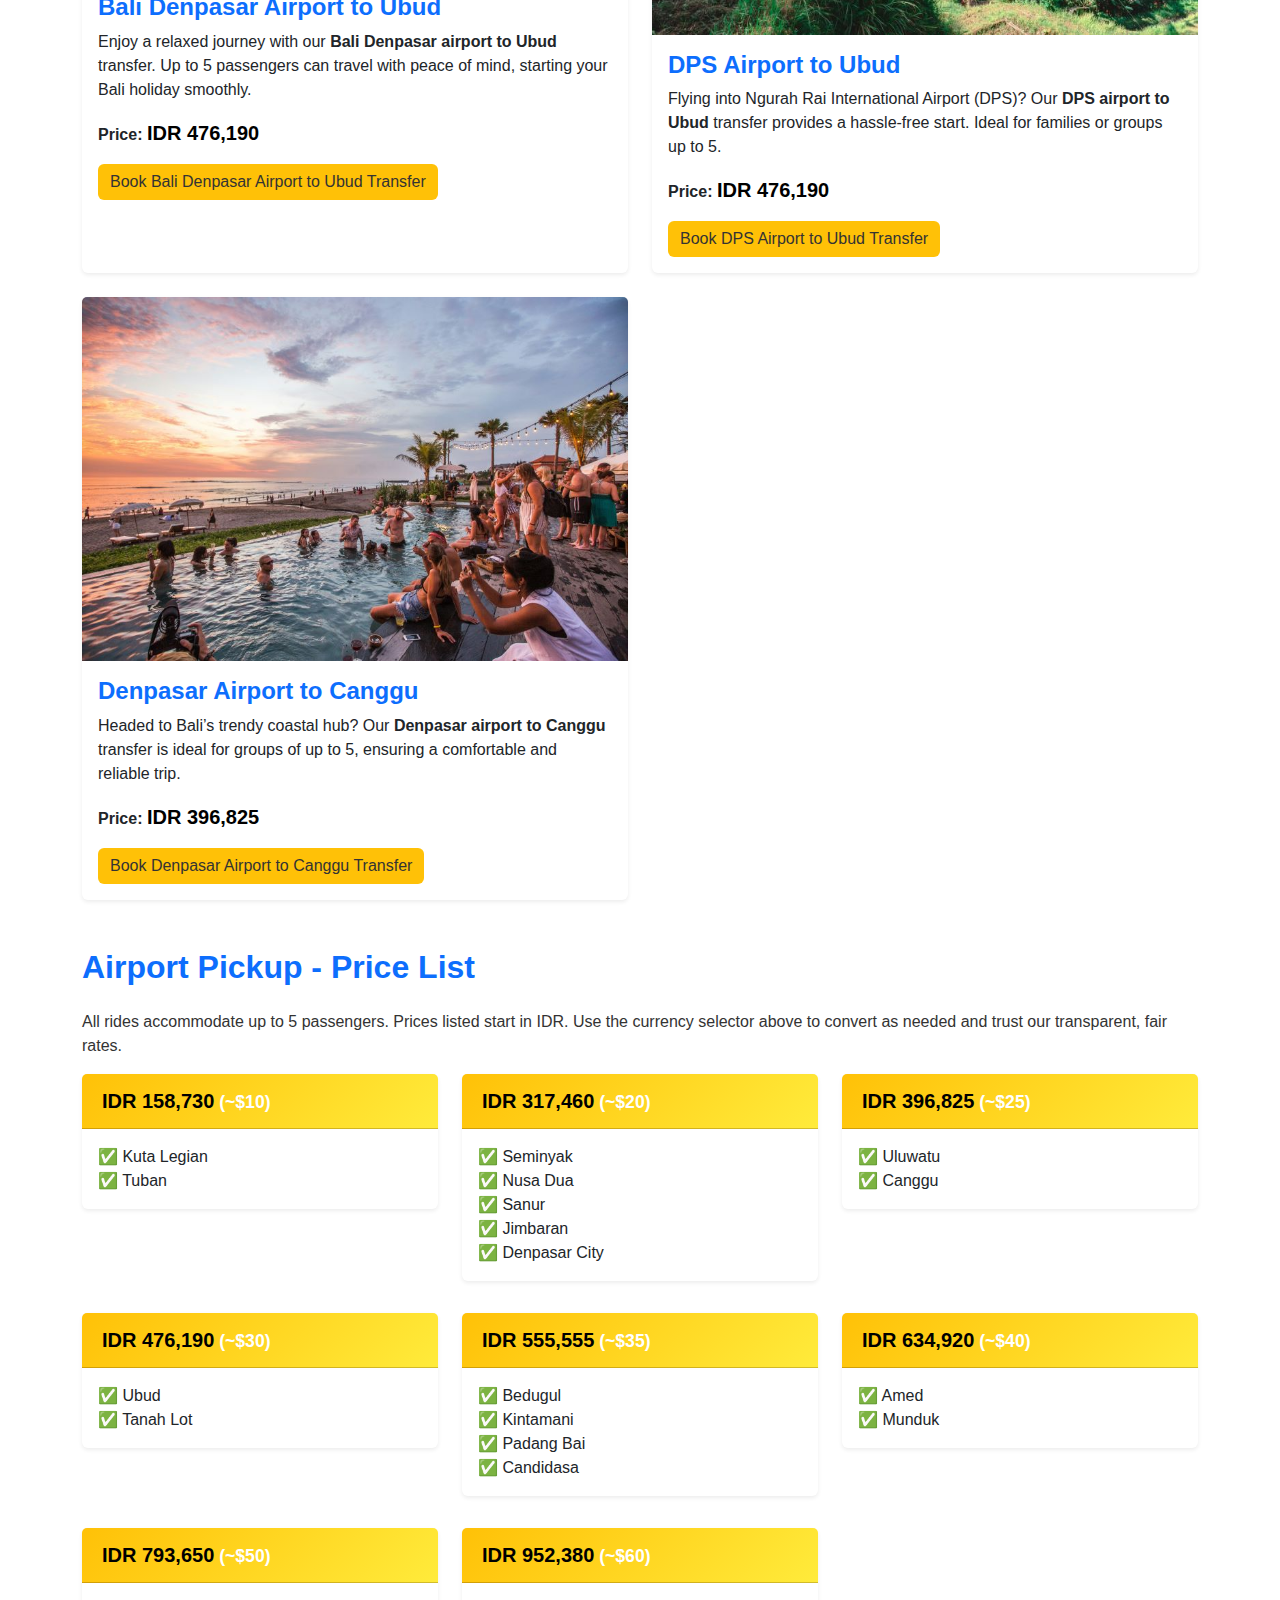
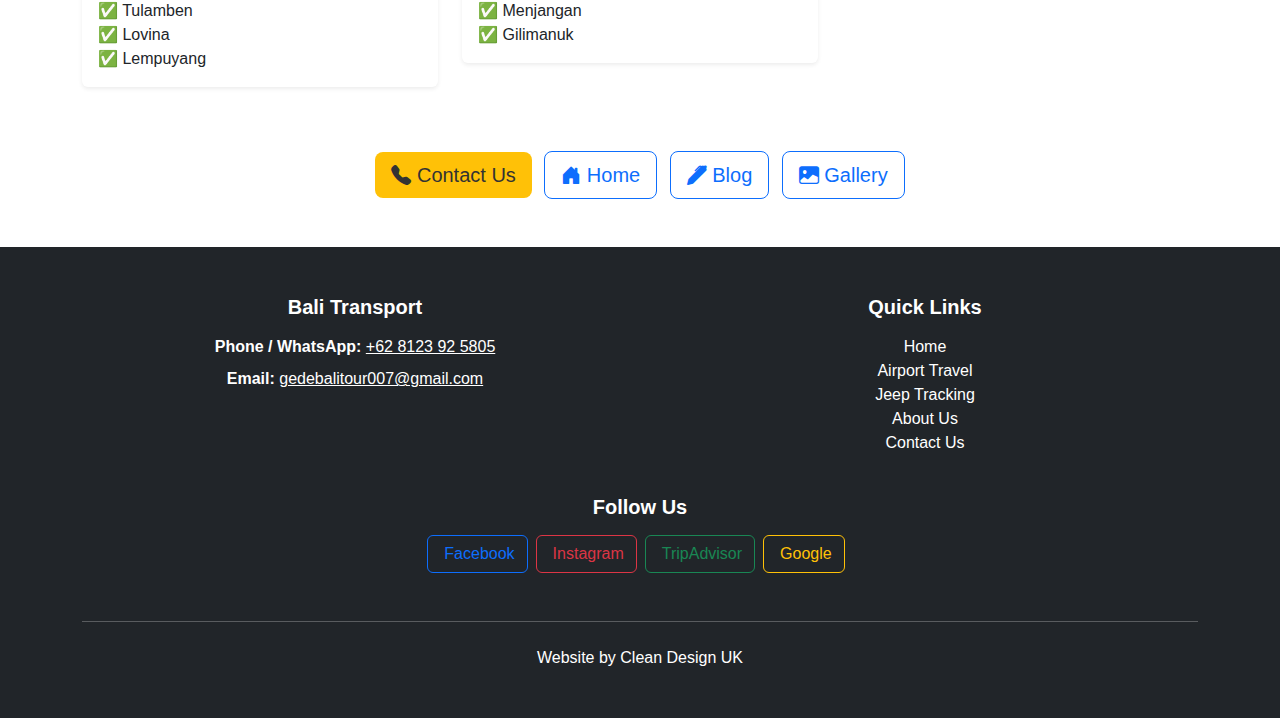
<file: services-airport.html>
<!DOCTYPE html>
<html lang="en">
<head>
    <meta charset="UTF-8" />
    <meta name="description" content="Reliable Bali airport to Ubud, Denpasar airport to Ubud, Bali Denpasar airport to Ubud, DPS airport to Ubud, and Denpasar airport to Canggu transfers with transparent pricing and comfortable rides for up to 5 passengers." />
    <meta name="keywords" content="bali airport to ubud, denpasar airport to ubud, bali denpasar airport to ubud, dps airport to ubud, denpasar airport to canggu, Bali airport pickup, Bali airport transfer, Bali travel, Bali transportation" />
    <meta name="viewport" content="width=device-width, initial-scale=1.0" />
    <title>Bali Airport Transfer Services</title>
    <!-- Bootstrap CSS -->
    <link href="https://cdn.jsdelivr.net/npm/bootstrap@5.3.2/dist/css/bootstrap.min.css" rel="stylesheet" />
    <!-- Bootstrap Icons -->
    <link rel="stylesheet" href="https://cdn.jsdelivr.net/npm/bootstrap-icons@1.10.5/font/bootstrap-icons.css" />
    <!-- Custom CSS -->
    <link rel="stylesheet" href="service-airport.css" />
</head>
<body>

    <!-- Navbar -->
     <!-- Skip to main content link for accessibility -->
    <a class="visually-hidden-focusable skip-link" href="#main-content" aria-label="Skip to main content">Skip to main content</a>

    <!-- Modern Bootstrap Navbar -->
    <header class="header bg-white shadow-sm">
 <!-- Sticky Currency Bar -->
    <div class="currency-bar bg-gradient-secondary text-white py-5 mt-5 shadow-sm" id="currencyBar">
        <div class="container d-flex flex-column flex-md-row align-items-center justify-content-between">
            <div class="mb-2 mb-md-0">
                <strong>Choose your currency:</strong>
            </div>
            <div class="btn-group" role="group" aria-label="Currency Switcher">
                <button type="button" class="btn btn-outline-light currency-btn" data-currency="IDR" aria-label="Show prices in Indonesian Rupiah" title="Convert prices to IDR">IDR</button>
                <button type="button" class="btn btn-outline-light currency-btn" data-currency="USD" aria-label="Show prices in US Dollars" title="Convert prices to USD">USD</button>
                <button type="button" class="btn btn-outline-light currency-btn" data-currency="GBP" aria-label="Show prices in British Pounds" title="Convert prices to GBP">GBP</button>
                <button type="button" class="btn btn-outline-light currency-btn" data-currency="EUR" aria-label="Show prices in Euros" title="Convert prices to EUR">EUR</button>
                <button type="button" class="btn btn-outline-light currency-btn" data-currency="AUD" aria-label="Show prices in Australian Dollars" title="Convert prices to AUD">AUD</button>
                <button type="button" class="btn btn-outline-light currency-btn" data-currency="RUB" aria-label="Show prices in Russian Rubles" title="Convert prices to RUB">RUB</button>
            </div>
          
        </div>
    </div>
        <nav class="navbar navbar-expand-lg navbar-light bg-white fixed-top" aria-label="Main navigation">
            <div class="container">
                <!-- Brand -->
                <a class="navbar-brand fw-bold text-primary d-flex align-items-center" href="index.html"
                   title="Go to BaliTransport.net homepage" aria-label="BaliTransport.net homepage">
                    <span class="fs-4 brand-title">BaliTransport<span class="text-danger">.net</span></span>
                </a>
                <!-- Toggler/collapsibe Button -->
                <button class="navbar-toggler" type="button" data-bs-toggle="collapse" data-bs-target="#navbarContent"
                        aria-controls="navbarContent" aria-expanded="false" aria-label="Toggle navigation">
                    <span class="navbar-toggler-icon"></span>
                </button>
                <!-- Navbar Links -->
                <div class="collapse navbar-collapse" id="navbarContent">
                    <ul class="navbar-nav ms-auto mb-2 mb-lg-0">
                        <!-- Home -->
                        <li class="nav-item">
                            <a class="nav-link text-secondary" href="index.html" title="Home">Home</a>
                        </li>
                        <!-- Blog Dropdown -->
                        <li class="nav-item dropdown">
                            <a class="nav-link dropdown-toggle text-secondary" href="#" id="blogDropdown" role="button" data-bs-toggle="dropdown" aria-expanded="false" title="Blog">
                                Blog
                            </a>
                            <ul class="dropdown-menu" aria-labelledby="blogDropdown">
                                <li><a class="dropdown-item" href="bali-swim.html" title="Best beaches to swim Bali">Best Beaches to Swim Bali</a></li>
                                <li><a class="dropdown-item" href="best-month-bali.html" title="Best month to visit Bali">Best Month to Visit Bali</a></li>
                                <li><hr class="dropdown-divider"></li>
                                
                            </ul>
                        </li>
                        <!-- Services Dropdown -->
                        <li class="nav-item dropdown">
                            <a class="nav-link dropdown-toggle text-secondary" href="#" id="servicesDropdown" role="button" data-bs-toggle="dropdown" aria-expanded="false" title="Services">
                                Services
                            </a>
                            <ul class="dropdown-menu" aria-labelledby="servicesDropdown">
                                <li><a class="dropdown-item" href="services-airport.html" title="Airport Travel">Airport Travel</a></li>
                                <li><a class="dropdown-item" href="jeep.html" title="Jeep Tracking">Jeep Tracking</a></li>
                                <li><a class="dropdown-item" href="cycling-horse.html" title="Cycling & Horse Riding">Cycling & Horse Riding</a></li>
                                <li><a class="dropdown-item" href="swing.html" title="Swing Adventures">Swing Adventures</a></li>
                                <li><a class="dropdown-item" href="atv.html" title="ATV Tours">ATV Tours</a></li>
                                <li><a class="dropdown-item" href="baliwatersport.html" title="Water Sports">Water Sports</a></li>
                                <li><a class="dropdown-item" href="raft-trek.html" title="Rafting & Trekking">Rafting & Trekking</a></li>
                                <li><hr class="dropdown-divider"></li>
                                
                            </ul>
                        </li>
                   
                        <!-- Gallery -->
                        <li class="nav-item">
                            <a class="nav-link text-secondary" href="gallery.html" title="Gallery">Gallery</a>
                        </li>
                        <!-- About -->
                        <li class="nav-item">
                            <a class="nav-link text-secondary" href="about.html" title="About Us">About</a>
                        </li>
                        <!-- Contact -->
                        <li class="nav-item">
                            <a class="nav-link text-secondary" href="contact.html" title="Contact Us">Contact Us</a>
                        </li>
  <!-- Currency Toggle Icon -->
                    <li class="nav-item">
                        <button class="btn btn-outline-light ms-3" id="currencyToggle" aria-label="Toggle Currency Converter">
                            <i class="bi bi-currency-exchange"></i>
                        </button>
                    </li>
                    </ul>
                </div>
            </div>
        </nav>
    </header>
                  
      
   

    <!-- Header Section -->
    <header class="bg-gradient-header text-white py-5">
        <div class="container text-center">
            <h1 class="display-4">Welcome to Bali Airport Transfer Services</h1>
            <p class="lead">Reliable, Comfortable, and Transparent Transfers from the Airport to Your Destination</p>
            <a href="contact.html" class="btn btn-lg btn-warning mt-3">
                <i class="bi bi-telephone-fill"></i> Book Now
            </a>
        </div>
    </header>

    <main class="container my-5" role="main">

        <div class="row">
            <div class="col-12 mb-4">
                <h2 class="text-primary">Airport Pickup & Transfer Services</h2>
                <p>Begin your Bali journey with professional, reliable, and comfortable airport transfers. Our private drivers ensure a smooth trip for up to 5 passengers, from the airport directly to your chosen destination. Below you’ll find transparent pricing and easy currency conversion. Start your holiday with trust and convenience.</p>
            </div>
        </div>

        <!-- Keyword Sections (Routes) -->
        <div class="row g-4 mb-5" aria-label="Individual Routes and Prices">
            <!-- Bali Airport to Ubud -->
            <div class="col-12 col-md-6">
                <div class="card h-100 shadow-sm border-0">
                    <img src="images/ubud-1.jpg" 
                         class="card-img-top" 
                         alt="View of Ubud, Bali" 
                         title="Scenic Transfer from Bali Airport to Ubud">
                    <div class="card-body">
                        <h4 class="card-title text-primary">Bali Airport to Ubud</h4>
                        <p class="card-text">Our <strong>Bali airport to Ubud</strong> transfer provides a serene journey from Ngurah Rai International Airport to Ubud’s cultural center. Ideal for up to 5 passengers, start your holiday in comfort.</p>
                        <p><strong>Price:</strong> <span class="price" data-idr="476190">IDR 476,190</span></p>
                        <a href="contact.html" 
                           class="btn btn-warning btn-custom" 
                           aria-label="Book a Bali Airport to Ubud transfer" 
                           title="Book Bali Airport to Ubud Transfer">Book Bali Airport to Ubud Transfer</a>
                    </div>
                </div>
            </div>
            
            <!-- Denpasar Airport to Ubud -->
            <div class="col-12 col-md-6">
                <div class="card h-100 shadow-sm border-0">
                    <img src="images/ubud-2 (1).jpg" 
                         class="card-img-top"
                         alt="Car traveling from Denpasar Airport to Ubud"
                         title="Reliable Transfer from Denpasar Airport to Ubud">
                    <div class="card-body">
                        <h4 class="card-title text-primary">Denpasar Airport to Ubud</h4>
                        <p class="card-text">Our <strong>Denpasar airport to Ubud</strong> service ensures a smooth, direct ride into Ubud. Arrive relaxed and ready to explore, with up to 5 passengers accommodated.</p>
                        <p><strong>Price:</strong> <span class="price" data-idr="476190">IDR 476,190</span></p>
                        <a href="contact.html"
                           class="btn btn-warning btn-custom"
                           aria-label="Book a Denpasar Airport to Ubud transfer"
                           title="Book Denpasar Airport to Ubud Transfer">Book Denpasar Airport to Ubud Transfer</a>
                    </div>
                </div>
            </div>

            <!-- Bali Denpasar Airport to Ubud -->
            <div class="col-12 col-md-6">
                <div class="card h-100 shadow-sm border-0">
                    <img src="images/ubud-3 (1).jpg"
                         class="card-img-top"
                         alt="A private car transfer service in Bali"
                         title="Comfortable Transfer from Bali Denpasar Airport to Ubud">
                    <div class="card-body">
                        <h4 class="card-title text-primary">Bali Denpasar Airport to Ubud</h4>
                        <p class="card-text">Enjoy a relaxed journey with our <strong>Bali Denpasar airport to Ubud</strong> transfer. Up to 5 passengers can travel with peace of mind, starting your Bali holiday smoothly.</p>
                        <p><strong>Price:</strong> <span class="price" data-idr="476190">IDR 476,190</span></p>
                        <a href="contact.html"
                           class="btn btn-warning btn-custom"
                           aria-label="Book a Bali Denpasar Airport to Ubud transfer"
                           title="Book Bali Denpasar Airport to Ubud Transfer">Book Bali Denpasar Airport to Ubud Transfer</a>
                    </div>
                </div>
            </div>

            <!-- DPS Airport to Ubud -->
            <div class="col-12 col-md-6">
                <div class="card h-100 shadow-sm border-0">
                    <img src="images/ubud-4 (1).jpg"
                         class="card-img-top"
                         alt="Ngurah Rai International Airport entrance sign"
                         title="Direct Transfer from DPS Airport to Ubud">
                    <div class="card-body">
                        <h4 class="card-title text-primary">DPS Airport to Ubud</h4>
                        <p class="card-text">Flying into Ngurah Rai International Airport (DPS)? Our <strong>DPS airport to Ubud</strong> transfer provides a hassle-free start. Ideal for families or groups up to 5.</p>
                        <p><strong>Price:</strong> <span class="price" data-idr="476190">IDR 476,190</span></p>
                        <a href="contact.html"
                           class="btn btn-warning btn-custom"
                           aria-label="Book a DPS Airport to Ubud transfer"
                           title="Book DPS Airport to Ubud Transfer">Book DPS Airport to Ubud Transfer</a>
                    </div>
                </div>
            </div>

            <!-- Denpasar Airport to Canggu -->
            <div class="col-12 col-md-6">
                <div class="card h-100 shadow-sm border-0">
                    <img src="images/canggu (1).jpg"
                         class="card-img-top"
                         alt="Beach view near Canggu, Bali"
                         title="Easy Transfer from Denpasar Airport to Canggu">
                    <div class="card-body">
                        <h4 class="card-title text-primary">Denpasar Airport to Canggu</h4>
                        <p class="card-text">Headed to Bali’s trendy coastal hub? Our <strong>Denpasar airport to Canggu</strong> transfer is ideal for groups of up to 5, ensuring a comfortable and reliable trip.</p>
                        <p><strong>Price:</strong> <span class="price" data-idr="396825">IDR 396,825</span></p>
                        <a href="contact.html"
                           class="btn btn-warning btn-custom"
                           aria-label="Book a Denpasar Airport to Canggu transfer"
                           title="Book Denpasar Airport to Canggu Transfer">Book Denpasar Airport to Canggu Transfer</a>
                    </div>
                </div>
            </div>
        </div>

        <!-- General Price List by Area -->
        <section class="mb-5" aria-label="General Price List">
            <h2 class="mb-4 text-primary">Airport Pickup - Price List</h2>
            <p>All rides accommodate up to 5 passengers. Prices listed start in IDR. Use the currency selector above to convert as needed and trust our transparent, fair rates.</p>

            <div class="row mb-3">
                <!-- $10 Area -->
                <div class="col-md-4 mb-3">
                    <div class="card border-0 shadow-sm">
                        <div class="card-header text-white bg-gradient-price" title="Price Tier $10 Area">
                            <span class="price" data-idr="158730">IDR 158,730</span> (~$10)
                        </div>
                        <div class="card-body">
                            <ul class="list-unstyled mb-0">
                                <li>✅ Kuta Legian</li>
                                <li>✅ Tuban</li>
                            </ul>
                        </div>
                    </div>
                </div>

                <!-- $20 Area -->
                <div class="col-md-4 mb-3">
                    <div class="card border-0 shadow-sm">
                        <div class="card-header text-white bg-gradient-price" title="Price Tier $20 Area">
                            <span class="price" data-idr="317460">IDR 317,460</span> (~$20)
                        </div>
                        <div class="card-body">
                            <ul class="list-unstyled mb-0">
                                <li>✅ Seminyak</li>
                                <li>✅ Nusa Dua</li>
                                <li>✅ Sanur</li>
                                <li>✅ Jimbaran</li>
                                <li>✅ Denpasar City</li>
                            </ul>
                        </div>
                    </div>
                </div>

                <!-- $25 Area -->
                <div class="col-md-4 mb-3">
                    <div class="card border-0 shadow-sm">
                        <div class="card-header text-white bg-gradient-price" title="Price Tier $25 Area">
                            <span class="price" data-idr="396825">IDR 396,825</span> (~$25)
                        </div>
                        <div class="card-body">
                            <ul class="list-unstyled mb-0">
                                <li>✅ Uluwatu</li>
                                <li>✅ Canggu</li>
                            </ul>
                        </div>
                    </div>
                </div>
            </div>

            <div class="row mb-3">
                <!-- $30 Area -->
                <div class="col-md-4 mb-3">
                    <div class="card border-0 shadow-sm">
                        <div class="card-header text-white bg-gradient-price" title="Price Tier $30 Area">
                            <span class="price" data-idr="476190">IDR 476,190</span> (~$30)
                        </div>
                        <div class="card-body">
                            <ul class="list-unstyled mb-0">
                                <li>✅ Ubud</li>
                                <li>✅ Tanah Lot</li>
                            </ul>
                        </div>
                    </div>
                </div>

                <!-- $35 Area -->
                <div class="col-md-4 mb-3">
                    <div class="card border-0 shadow-sm">
                        <div class="card-header text-white bg-gradient-price" title="Price Tier $35 Area">
                            <span class="price" data-idr="555555">IDR 555,555</span> (~$35)
                        </div>
                        <div class="card-body">
                            <ul class="list-unstyled mb-0">
                                <li>✅ Bedugul</li>
                                <li>✅ Kintamani</li>
                                <li>✅ Padang Bai</li>
                                <li>✅ Candidasa</li>
                            </ul>
                        </div>
                    </div>
                </div>

                <!-- $40 Area -->
                <div class="col-md-4 mb-3">
                    <div class="card border-0 shadow-sm">
                        <div class="card-header text-white bg-gradient-price" title="Price Tier $40 Area">
                            <span class="price" data-idr="634920">IDR 634,920</span> (~$40)
                        </div>
                        <div class="card-body">
                            <ul class="list-unstyled mb-0">
                                <li>✅ Amed</li>
                                <li>✅ Munduk</li>
                            </ul>
                        </div>
                    </div>
                </div>
            </div>

            <div class="row mb-3">
                <!-- $50 Area -->
                <div class="col-md-4 mb-3">
                    <div class="card border-0 shadow-sm">
                        <div class="card-header text-white bg-gradient-price" title="Price Tier $50 Area">
                            <span class="price" data-idr="793650">IDR 793,650</span> (~$50)
                        </div>
                        <div class="card-body">
                            <ul class="list-unstyled mb-0">
                                <li>✅ Tulamben</li>
                                <li>✅ Lovina</li>
                                <li>✅ Lempuyang</li>
                            </ul>
                        </div>
                    </div>
                </div>

                <!-- $60 Area -->
                <div class="col-md-4 mb-3">
                    <div class="card border-0 shadow-sm">
                        <div class="card-header text-white bg-gradient-price" title="Price Tier $60 Area">
                            <span class="price" data-idr="952380">IDR 952,380</span> (~$60)
                        </div>
                        <div class="card-body">
                            <ul class="list-unstyled mb-0">
                                <li>✅ Menjangan</li>
                                <li>✅ Gilimanuk</li>
                            </ul>
                        </div>
                    </div>
                </div>
            </div>
        </section>

        <div class="text-center mb-5">
            <a href="contact.html" 
               class="btn btn-lg btn-warning me-2"
               aria-label="Contact us to arrange your Bali airport transfer"
               title="Contact Us to Arrange Your Transfer">
               <i class="bi bi-telephone-fill"></i> Contact Us
            </a>
            <a href="index.html" 
               class="btn btn-lg btn-outline-primary me-2"
               aria-label="Return to the Home Page"
               title="Go to Home Page">
               <i class="bi bi-house-door-fill"></i> Home
            </a>
            <a href="bali-swim.html" 
               class="btn btn-lg btn-outline-primary me-2"
               aria-label="Read our Blog articles"
               title="Visit our Blog Page">
               <i class="bi bi-pen-fill"></i> Blog
            </a>
            <a href="gallery.html"
               class="btn btn-lg btn-outline-primary"
               aria-label="View our Bali travel photo Gallery"
               title="View Our Gallery">
               <i class="bi bi-image-fill"></i> Gallery
            </a>
        </div>

    </main>

    <!-- Footer -->
    <footer class="bg-dark text-white py-5" aria-label="Site Footer">
        <div class="container">
            <div class="row">
                <!-- Company Info -->
                <div class="col-md-6 mb-4 text-center">
                    <h5 class="fw-semibold mb-3">Bali Transport</h5>
                  
                    <p class="mb-2"><strong>Phone / WhatsApp:</strong> 
                        <a href="tel:+628123925805" class="text-white text-decoration-underline" title="Call or WhatsApp Bali Transport">+62 8123 92 5805</a>
                    </p>
                    <p class="mb-2"><strong>Email:</strong> 
                        <a href="mailto:gedebalitour007@gmail.com" class="text-white text-decoration-underline" title="Email Bali Transport">gedebalitour007@gmail.com</a>
                    </p>
                </div>
                <!-- Quick Links -->
                <div class="col-md-6 mb-4 text-center">
                    <h5 class="fw-semibold mb-3">Quick Links</h5>
                    <ul class="list-unstyled">
                        <li><a href="index.html" class="text-white text-decoration-none" title="Home">Home</a></li>
                        <li><a href="services-airport.html" class="text-white text-decoration-none" title="Airport Travel">Airport Travel</a></li>
                        <li><a href="Jeep.html" class="text-white text-decoration-none" title="Jeep Tracking">Jeep Tracking</a></li>
                        <li><a href="about.html" class="text-white text-decoration-none" title="About Us">About Us</a></li>
                        <li><a href="contact.html" class="text-white text-decoration-none" title="Contact Us">Contact Us</a></li>
                    </ul>
                </div>
                <!-- Social Media -->
                <div class="col-md-12 mb-4">
                    <h5 class="fw-semibold text-center mb-3">Follow Us</h5>
                    <div class="d-flex justify-content-center">
                        <a href="https://www.facebook.com/TRANSBALINOW" 
                           class="btn btn-outline-primary me-2 mb-2" 
                           target="_blank" 
                           title="Follow Bali Transport on Facebook" 
                           aria-label="Follow us on Facebook">
                            <i class="fab fa-facebook-f me-1"></i> Facebook
                        </a>
                        <a href="https://www.instagram.com/transbali_activity/" 
                           class="btn btn-outline-danger me-2 mb-2" 
                           target="_blank" 
                           title="Follow Bali Transport on Instagram" 
                           aria-label="Follow us on Instagram">
                            <i class="fab fa-instagram me-1"></i> Instagram
                        </a>
                        <a href="https://www.tripadvisor.co.id/Attraction_Review-g297696-d13271730-Reviews-Gede_Bali_Tour-Jimbaran_South_Kuta_Bali.html" 
                           class="btn btn-outline-success me-2 mb-2 d-none d-md-flex" 
                           target="_blank" 
                           title="Read our reviews on TripAdvisor" 
                           aria-label="Read our reviews on TripAdvisor">
                            <i class="fab fa-tripadvisor me-1"></i> TripAdvisor
                        </a>
                        <a href="https://maps.app.goo.gl/KCKmfakCv1j1XM646" 
                           class="btn btn-outline-warning me-2 mb-2 d-none d-md-flex" 
                           target="_blank" 
                           title="View our Google Business Profile" 
                           aria-label="View our Google Business Profile">
                            <i class="fab fa-google me-1"></i> Google
                        </a>
                    </div>
<div class="col-12 d-flex d-flex justify-content-center align-items-center d-md-none">
     <a href="https://maps.app.goo.gl/KCKmfakCv1j1XM646" 
                           class="btn btn-outline-warning me-2 mb-2 d-flex d-md-none" 
                           target="_blank" 
                           title="View our Google Business Profile" 
                           aria-label="View our Google Business Profile">
                            <i class="fab fa-google me-1"></i> Google
                        </a>
   <a href="https://www.tripadvisor.co.id/Attraction_Review-g297696-d13271730-Reviews-Gede_Bali_Tour-Jimbaran_South_Kuta_Bali.html" 
                           class="btn btn-outline-success me-2 mb-2 d-flex d-md-none" 
                           target="_blank" 
                           title="Read our reviews on TripAdvisor" 
                           aria-label="Read our reviews on TripAdvisor">
                            <i class="fab fa-tripadvisor me-1"></i> TripAdvisor
                        </a>

</div>
                </div>
            </div>
            <hr class="bg-secondary">
            <a href="https://cleandesignuk.com" class="text-white text-decoration-none" title="Website design by Clean Design UK" aria-label="Visit Clean Design UK website">
                <p class="text-center mt-4 mb-0">Website by Clean Design UK</p> </a>
        </div>
    </footer>

    <!-- Bootstrap JS -->
    <script src="https://cdn.jsdelivr.net/npm/bootstrap@5.3.2/dist/js/bootstrap.bundle.min.js"></script>

    <!-- Custom JS for Currency Toggle -->
    <script>
        const rates = {
            "IDR": 1,
            "USD": 0.000063,
            "GBP": 0.0000495,
            "EUR": 0.0000588,
            "AUD": 0.0000987,
            "RUB": 0.00633
        };

        function convertPrices(currency) {
            document.querySelectorAll('.price').forEach(function(priceElem) {
                const idrAmount = parseFloat(priceElem.getAttribute('data-idr'));
                const converted = idrAmount * rates[currency];
                if (currency === 'IDR') {
                    priceElem.textContent = 'IDR ' + idrAmount.toLocaleString();
                } else {
                    priceElem.textContent = currency + ' ' + converted.toFixed(2);
                }
            });
        }

        // Initialize to IDR
        convertPrices('IDR');

        document.querySelectorAll('.currency-btn').forEach(function(btn) {
            btn.addEventListener('click', function() {
                var selectedCurrency = this.getAttribute('data-currency');
                convertPrices(selectedCurrency);
                // Update active button styling
                document.querySelectorAll('.currency-btn').forEach(function(button) {
                    button.classList.remove('active');
                });
                this.classList.add('active');
            });
        });

        // Toggle Currency Bar
        document.getElementById('currencyToggle').addEventListener('click', function() {
            const currencyBar = document.getElementById('currencyBar');
            currencyBar.classList.toggle('d-none');
        });
    </script>

</body>
</html>
</file>
<file: blog-swim.css>
/* blog-swim.css */

/* General Styles */
body {
    font-family: 'Segoe UI', Tahoma, Geneva, Verdana, sans-serif;
    background-color: #f0f4f8;
    color: #333;
    margin: 0;
    padding: 0;
}

h1, h2, h3, h4 {
    font-weight: 700;
}

.text-black {
    color: #000 !important;
}

/* Gradient Backgrounds */
.bg-gradient-primary {
    background: linear-gradient(135deg, #0B3D91, #1E63CE);
}

/* Navbar Styles */
.navbar-brand {
    font-size: 1.5rem;
}

.nav-link {
    font-size: 1rem;
    transition: color 0.3s;
}

.nav-link:hover {
    color: #FFC107;
}

/* Header Styles */
.header-section {
    background: url('images/beach-6.jpg') center center/cover no-repeat;
    color: #fff;
    position: relative;
    height: 60vh;
    display: flex;
    align-items: center;
    justify-content: center;
}

.header-section::after {
    content: '';
    position: absolute;
    top: 0;
    left: 0;
    width: 100%;
    height: 100%;
    background: rgba(11, 61, 145, 0.6);
}

.header-section .container {
    position: relative;
    z-index: 1;
}

.header-section h1 {
    font-size: 3rem;
    margin-bottom: 0.5rem;
}

.header-section p {
    font-size: 1.25rem;
}

/* Section Styles */
section h2, .region h3 {
    margin-bottom: 1rem;
    color: #0B3D91;
    font-size: 2rem;
    border-bottom: 2px solid #0B3D91;
    display: inline-block;
    padding-bottom: 0.3rem;
}

section p, section ul, .feature-card p {
    font-size: 1.1rem;
    line-height: 1.6;
}

section ul {
    list-style-type: disc;
    padding-left: 1.5rem;
}

section ul li {
    margin-bottom: 0.5rem;
}

/* Beach Card Styles */
.beach-card {
    border: none;
    border-radius: 15px;
    overflow: hidden;
    box-shadow: 0 4px 20px rgba(0,0,0,0.1);
    transition: transform 0.3s, box-shadow 0.3s;
    background-color: #fff;
}

.beach-card:hover {
    transform: translateY(-10px);
    box-shadow: 0 8px 30px rgba(0,0,0,0.2);
}

.beach-card img {
    height: 200px;
    object-fit: cover;
    transition: transform 0.3s;
}

.beach-card img:hover {
    transform: scale(1.05);
}

.beach-card .card-body {
    padding: 1.5rem;
}

.beach-card .card-title {
    color: #0B3D91;
    margin-bottom: 1rem;
}

.beach-card .additional-activities,
.beach-card .location {
    color: #555;
    margin-bottom: 0.5rem;
}

/* Feature Card Styles */
.feature-card {
    background-color: #fff;
    border: none;
    border-radius: 15px;
    padding: 1.5rem;
    box-shadow: 0 4px 20px rgba(0,0,0,0.1);
    text-align: center;
    transition: transform 0.3s, box-shadow 0.3s;
}

.feature-card:hover {
    transform: translateY(-10px);
    box-shadow: 0 8px 30px rgba(0,0,0,0.2);
}

.feature-card .feature-icon {
    font-size: 3rem;
    color: #0B3D91;
    margin-bottom: 1rem;
}

.feature-card h5 {
    color: #0B3D91;
    margin-bottom: 1rem;
}

/* Tip Card Styles */
.tip-card {
    background-color: #fff;
    border: none;
    border-radius: 15px;
    padding: 1.5rem;
    box-shadow: 0 4px 20px rgba(0,0,0,0.1);
    text-align: center;
    transition: transform 0.3s, box-shadow 0.3s;
    height: 100%;
}

.tip-card:hover {
    transform: translateY(-10px);
    box-shadow: 0 8px 30px rgba(0,0,0,0.2);
}

.tip-card .tip-icon {
    font-size: 3rem;
    color: #0B3D91;
    margin-bottom: 1rem;
}

.tip-card h5 {
    color: #0B3D91;
    margin-bottom: 1rem;
}

/* Honourable Mentions Card Styles */
.honourable-card {
    background-color: #fff;
    border: none;
    border-radius: 15px;
    padding: 1.5rem;
    box-shadow: 0 4px 20px rgba(0,0,0,0.1);
    transition: transform 0.3s, box-shadow 0.3s;
    height: 100%;
}

.honourable-card:hover {
    transform: translateY(-10px);
    box-shadow: 0 8px 30px rgba(0,0,0,0.2);
}

.honourable-card h5 {
    color: #0B3D91;
    margin-bottom: 1rem;
}

/* Unique Beaches Feature Card Styles */
.unique-beaches .feature-card {
    height: 100%;
}

/* Gallery Masonry Layout */
.masonry {
    column-count: 3;
    column-gap: 1rem;
}

.masonry-item {
    break-inside: avoid;
    margin-bottom: 1rem;
}

.masonry-item img {
    width: 100%;
    display: block;
    border-radius: 10px;
    transition: transform 0.3s, box-shadow 0.3s;
}

.masonry-item img:hover {
    transform: scale(1.05);
    box-shadow: 0 4px 20px rgba(0, 0, 0, 0.2);
}

/* Responsive Adjustments for Masonry Layout */
@media (max-width: 1200px) {
    .masonry {
        column-count: 3;
    }
}

@media (max-width: 992px) {
    .masonry {
        column-count: 2;
    }
}

@media (max-width: 576px) {
    .masonry {
        column-count: 1;
    }
}

/* Conclusion Section Styles */
.conclusion p {
    margin-bottom: 1rem;
}

/* Footer Styles */
footer {
    background-color: #343a40;
}

footer p {
    margin: 0;
    font-size: 1rem;
}

/* Smooth Scroll */
html {
    scroll-behavior: smooth;
}
</file>
<file: bali-water-sport.css>
body {
    font-family: 'Segoe UI', Tahoma, Geneva, Verdana, sans-serif;
    background-color: #ffffff;
    color: #333;
    margin: 0;
    padding: 0;
    overflow-x: hidden;
}

h1, h2, h3, h4, h5, h6 {
    font-weight: 700;
}

.text-primary {
    color: #0B3D91 !important;
}

.navbar-nav .nav-link {
    color: #333 !important;
    font-weight: 500;
    transition: color 0.3s ease;
}

.navbar-nav .nav-link:hover {
    color: #0B3D91 !important;
    text-decoration: underline;
}

.hero-section {
    height: 80vh;
    background: linear-gradient(to bottom right, #0093E9, #80D0C7);
    position: relative;
    display: flex;
    align-items: center;
    justify-content: center;
    text-align: center;
    padding: 0 1rem;
}

.hero-section h1 {
    text-shadow: 2px 2px 5px rgba(0,0,0,0.2);
}

.shape-divider-bottom svg, .shape-divider-top-bottom svg {
    display: block;
    width: 100%;
    height: 80px;
    line-height: 0;
}

#activities .card:hover {
    transform: translateY(-5px);
    box-shadow: 0 12px 24px rgba(0,0,0,0.05);
}

.activity-card img {
    border-radius: 0.5rem 0.5rem 0 0;
}

.service-box {
    background-color: #f8f9fa;
    border: 1px solid #0B3D91;
    border-radius: 0.5rem;
    transition: all 0.3s ease;
}

.service-box:hover {
    transform: translateY(-3px);
    box-shadow: 0 8px 20px rgba(0,0,0,0.1);
    background-color: #fff;
}

footer {
    background-color: #343a40;
}

footer a:hover {
    text-decoration: underline;
}

.btn {
    transition: background-color 0.3s ease, color 0.3s ease;
}

.btn-warning:hover {
    background-color: #e0a800;
    border-color: #d39e00;
    color: #fff;
}

.btn-success:hover {
    background-color: #218838;
    color: #fff;
}

/* Shape dividers */
.shape-divider-bottom, .shape-divider-top-bottom {
    position: relative;
    overflow: hidden;
    line-height: 0;
}

.shape-divider-bottom svg {
    position: relative;
    display: block;
}

.shape-divider-top-bottom svg {
    position: relative;
    display: block;
    margin-top: -1px;
}

@media (max-width: 576px) {
    .hero-section {
        height: 60vh;
    }
}
</file>
<file: blog-best-month.css>
body {
    font-family: 'Segoe UI', sans-serif;
    background-color: #fdfdfd;
    color: #333;
    line-height: 1.6;
    margin: 0;
    padding: 0;
}

h1, h2, h3 {
    font-weight: bold;
    color: #0B3D91;
    text-align: center; /* Ensure all headings are centered */
    margin-bottom: 1rem;
}

h1 {
    color: white;
}

/* Remove border-bottom and display: inline-block from headings */
section h2, .region h3 {
    border: none;
    display: block;
    padding-bottom: 0;
}

.text-black {
    color: #000 !important;
}

/* Gradient Backgrounds */
.bg-gradient-primary {
    background: linear-gradient(135deg, #007BFF, #0056B3);
}

.bg-gradient-header {
    background: linear-gradient(135deg, #1E90FF, #0B3D91);
}

.bg-gradient-footer {
    background: linear-gradient(135deg, #0B3D91, #1E63CE);
}

/* Header Styles */
.header-section {
    background: url('images/beach-2.jpg') center center/cover no-repeat;
    color: #fff;
    position: relative;
    height: 60vh;
    display: flex;
    align-items: center;
    justify-content: center;
}

.header-section::after {
    content: '';
    position: absolute;
    top: 0;
    left: 0;
    width: 100%;
    height: 100%;
    background: rgba(11, 61, 145, 0.6);
}

.header-section .container {
    position: relative;
    z-index: 1;
}

.header-section h1 {
    font-size: 3rem;
    margin-bottom: 0.5rem;
    text-align: center;
}

.header-section p {
    font-size: 1.25rem;
    text-align: center;
}

/* General Content Styles */
section p, section ul, .feature-card p, .card-text {
    font-size: 1.1rem;
    line-height: 1.6;
}

section p, section ul {
    text-align: center;
}

section ul {
    list-style-type: disc;
    padding-left: 1.5rem;
    text-align: left;
}

section ul li {
    margin-bottom: 0.5rem;
}

/* Beach Card Styles */
.beach-card {
    border: none;
    border-radius: 15px;
    overflow: hidden;
    box-shadow: 0 4px 20px rgba(0,0,0,0.1);
    transition: transform 0.3s, box-shadow 0.3s;
    background-color: #fff;
}

.beach-card:hover {
    transform: translateY(-10px);
    box-shadow: 0 8px 30px rgba(0,0,0,0.2);
}

.beach-card img {
    height: 200px;
    object-fit: cover;
    transition: transform 0.3s;
}

.beach-card img:hover {
    transform: scale(1.05);
}

.beach-card .card-title {
    color: #0B3D91;
    margin-bottom: 1rem;
    text-align: center;
}

/* Feature Card Styles */
.feature-card {
    background-color: #fff;
    border: none;
    border-radius: 15px;
    padding: 1.5rem;
    box-shadow: 0 4px 20px rgba(0,0,0,0.1);
    text-align: center;
    transition: transform 0.3s, box-shadow 0.3s;
}

.feature-card:hover {
    transform: translateY(-10px);
    box-shadow: 0 8px 30px rgba(0,0,0,0.2);
}

.feature-card .feature-icon {
    font-size: 3rem;
    color: #0B3D91;
    margin-bottom: 1rem;
}

.feature-card h5 {
    color: #0B3D91;
    margin-bottom: 1rem;
}

/* Accordion Styles */
.accordion-button:not(.collapsed) {
    color: #fff;
    background-color: #0B3D91;
}

.accordion-button {
    background-color: #f8f9fa;
    color: #0B3D91;
}

.accordion-button:focus {
    box-shadow: none;
}

.accordion-item {
    border: none;
}

.accordion-body {
    background-color: #fff;
}

/* Pricing Section */
.pricing-tips img {
    max-width: 100%;
    border-radius: 10px;
    box-shadow: 0 4px 20px rgba(0,0,0,0.1);
    margin-top: 1rem;
}

/* Gallery Masonry Layout */
.masonry {
    column-count: 3;
    column-gap: 1rem;
}

.masonry-item {
    break-inside: avoid;
    margin-bottom: 1rem;
}

.masonry-item img {
    width: 100%;
    display: block;
    border-radius: 10px;
    transition: transform 0.3s, box-shadow 0.3s;
}

.masonry-item img:hover {
    transform: scale(1.05);
    box-shadow: 0 4px 20px rgba(0, 0, 0, 0.2);
}

/* Responsive Adjustments */
@media (max-width: 1200px) {
    .masonry {
        column-count: 3;
    }
}

@media (max-width: 992px) {
    .masonry {
        column-count: 2;
    }
}

@media (max-width: 576px) {
    .masonry {
        column-count: 1;
    }
}

/* Footer */
footer p {
    margin: 0;
    font-size: 1rem;
}

/* Smooth Scroll */
html {
    scroll-behavior: smooth;
}
</file>
<file: gallery.css>
/* General Styles */
body {
    font-family: 'Poppins', sans-serif;
    line-height: 1.6;
    background-color: #f8f9fa;
    color: #333;
}

h1, h2 {
    font-family: 'Playfair Display', serif;
}

a {
    text-decoration: none;
    transition: color 0.3s ease, text-decoration 0.3s ease;
}

a:hover {
    color: #0d6efd;
    text-decoration: underline;
}

/* Navbar Styles */
.navbar {
    border-bottom: 1px solid #ddd;
}

.nav-link {
    font-weight: 500;
}

.nav-link:hover {
    color: #0d6efd;
}

.navbar-brand {
    font-size: 1.5rem;
}

/* Main Content */
#main-content {
    padding-top: 2rem;
}

.card {
    border: none;
    border-radius: 10px;
    box-shadow: 0 4px 8px rgba(0, 0, 0, 0.1);
    transition: transform 0.3s ease, box-shadow 0.3s ease;
}

.card:hover {
    transform: translateY(-5px);
    box-shadow: 0 6px 12px rgba(0, 0, 0, 0.2);
}

.card-title {
    font-size: 1.2rem;
    margin-bottom: 0.5rem;
}

.card-body {
    padding: 1.5rem;
}

/* Buttons */
.btn-primary {
    background-color: #0d6efd;
    border: none;
}

.btn-primary:hover {
    background-color: #0056b3;
}

.btn-outline-secondary {
    border: 1px solid #ddd;
}

.btn-outline-secondary:hover {
    background-color: #f8f9fa;
}

/* Masonry Layout */
.masonry {
    column-count: 4;
    column-gap: 1rem;
    padding-top: 2rem;
}

@media (max-width: 1200px) {
    .masonry {
        column-count: 3;
    }
}

@media (max-width: 768px) {
    .masonry {
        column-count: 2;
    }
}

@media (max-width: 576px) {
    .masonry {
        column-count: 1;
    }
}

/* Masonry Items */
.masonry-item {
    break-inside: avoid;
    margin-bottom: 1rem;
}

.gallery-img {
    width: 100%;
    height: auto;
    border-radius: 5px;
    transition: transform 0.3s ease, box-shadow 0.3s ease;
}

.gallery-img:hover {
    transform: scale(1.05);
    box-shadow: 0 4px 8px rgba(0, 0, 0, 0.2);
}

/* Skip Link Styles */
.visually-hidden-focusable {
    position: absolute;
    top: -40px;
    left: 0;
    background: #000;
    color: #fff;
    padding: 8px 16px;
    z-index: 1000;
    transition: top 0.3s ease;
}

.visually-hidden-focusable:focus {
    top: 0;
}

/* Footer */
footer {
    background-color: #343a40;
    color: #fff;
    padding: 2rem 0;
    font-size: 0.875rem;
}

footer a {
    color: #0d6efd;
}

footer a:hover {
    color: #fff;
    text-decoration: underline;
}

footer .social-link {
    font-size: 1.2rem;
    margin: 0 0.5rem;
}

footer .social-link:hover {
    color: #0d6efd;
    text-decoration: underline;
}

/* Responsive Padding for Images */
.masonry-item img {
    padding: 0.2rem;
    border-radius: 5px;
}

/* Section Headings */
h1.text-primary {
    font-size: 2.5rem;
    margin-bottom: 2rem;
}

h2.text-dark {
    font-size: 1.8rem;
    margin-bottom: 1rem;
}

/* Utility Classes */
.text-primary {
    color: #0d6efd !important;
}

.text-danger {
    color: #dc3545 !important;
}

.text-muted {
    color: #6c757d !important;
}

.fw-bold {
    font-weight: 700 !important;
}

.shadow-sm {
    box-shadow: 0 2px 4px rgba(0, 0, 0, 0.1) !important;
}
</file>
<file: service-airport.css>
/* General Styles */
body {
    font-family: 'Segoe UI', Tahoma, Geneva, Verdana, sans-serif;
    background: #ffffff;
    color: #333;
    margin: 0;
    padding: 0;
}

h1, h2, h3, h4 {
    font-weight: 700;
}

#navbarContent > ul > li > ul {z-index: 3000 !important;}

/* Gradient Backgrounds */
.bg-gradient-primary {
    background: linear-gradient(135deg, #0B3D91, #1E63CE);
}

.bg-gradient-secondary {
    background: linear-gradient(135deg, #6C757D, #ADB5BD);
}

.bg-gradient-header {
    background: linear-gradient(135deg, #1E90FF, #0B3D91);
}

.bg-gradient-footer {
    background: linear-gradient(135deg, #0B3D91, #1E63CE);
}

.bg-gradient-price {
    background: linear-gradient(135deg, #FFC107, #FFEB3B);
}

/* Navbar Styles */
.navbar-brand {
    font-size: 1.5rem;
}

.nav-link {
    font-size: 1rem;
    transition: color 0.3s;
}

.nav-link:hover {
    color: #FFC107;
}

/* Currency Bar Styles */
.currency-bar {
    position: sticky;
     /* Height of navbar */
    z-index: 998;
}

.currency-btn {
    border-radius: 50px;
    transition: background-color 0.3s, color 0.3s;
}

.currency-btn.active,
.currency-btn:hover {
    background-color: #FFC107;
    color: #333;
    border-color: #FFC107;
}

/* Translate Container Styles */
.translate-container {
    position: sticky;
    top: 112px; /* Navbar (56px) + Currency Bar (56px) */
    z-index: 997;
}

/* Header Styles */
header {
    background: url('https://via.placeholder.com/1920x600?text=Bali+Transfers') center center/cover no-repeat;
    color: #fff;
    position: relative;
}

header::after {
    content: '';
    position: absolute;
    top: 0;
    left: 0;
    width: 100%;
    height: 100%;
    
}

header .container {
    position: relative;
    z-index: 1;
}

/* Button Customization */
.btn-custom {
    background-color: #FFC107; /* Gold accent */
    color: #fff; /* White text as per user request */
    border: none;
    transition: background-color 0.3s, color 0.3s;
}

.btn-custom:hover {
    background-color: #e6ac06; 
    color: #fff;
}

.btn-warning {
    background-color: #FFC107;
    border: none;
    color: #333;
}

.btn-warning:hover {
    background-color: #e6ac06;
    color: #fff;
}

/* Price Styles */
.price {
    font-size: 1.25rem;
    font-weight: bold;
    color: black !important; /* White text as per user request */
}

/* Card Header Styles */
.card-header {
    font-weight: 600;
    font-size: 1.1rem;
    padding: 0.75rem 1.25rem;
}

/* Footer Styles */
footer a {
    text-decoration: none;
    color: #FFC107;
}

footer a:hover {
    text-decoration: underline;
    color: #fff;
}

/* Responsive Adjustments */
@media (max-width: 767.98px) {
 
    .translate-container {
        top: 168px; /* Navbar + currency bar + Translate Container heights */
    }
}

/* Additional Styles for Currency and Translate Toggle Icons */
#currencyBar.d-none {
    display: none;
}

#translateContainer.d-none {
    display: none;
}
</file>
